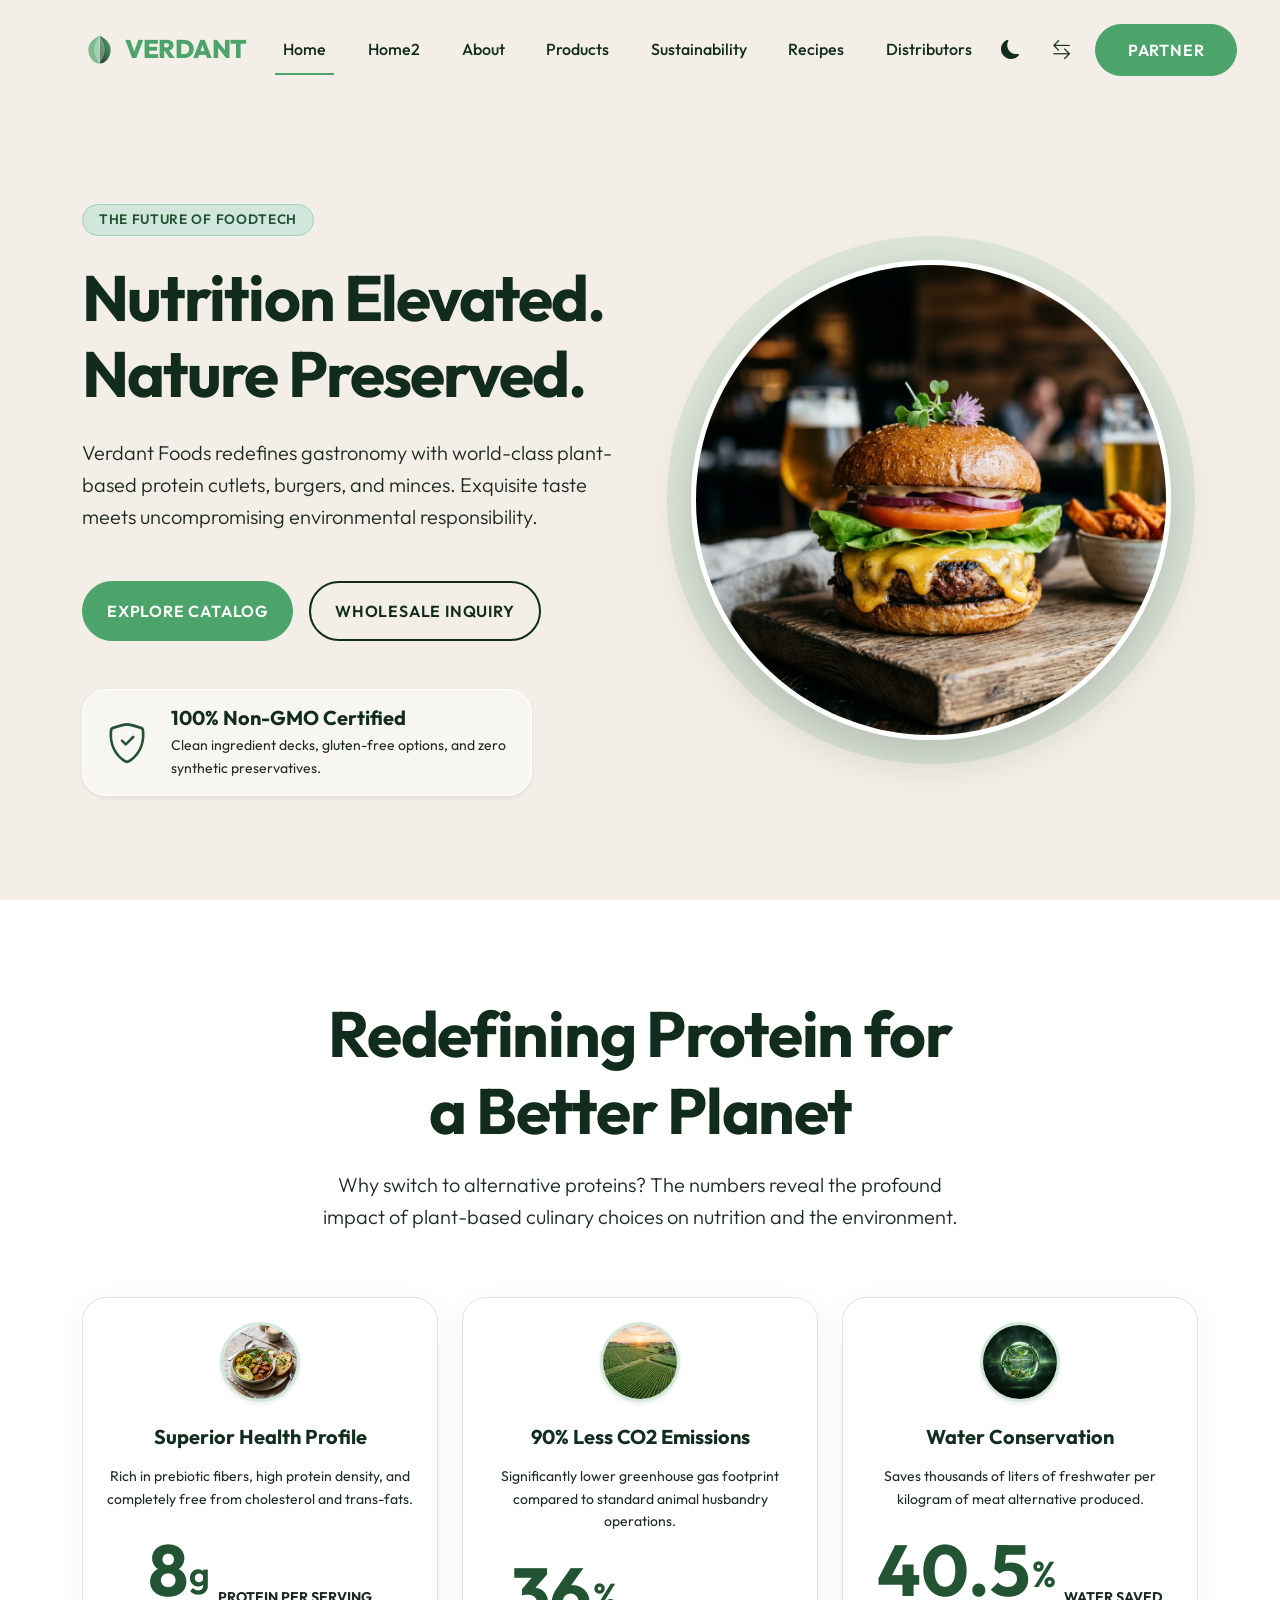
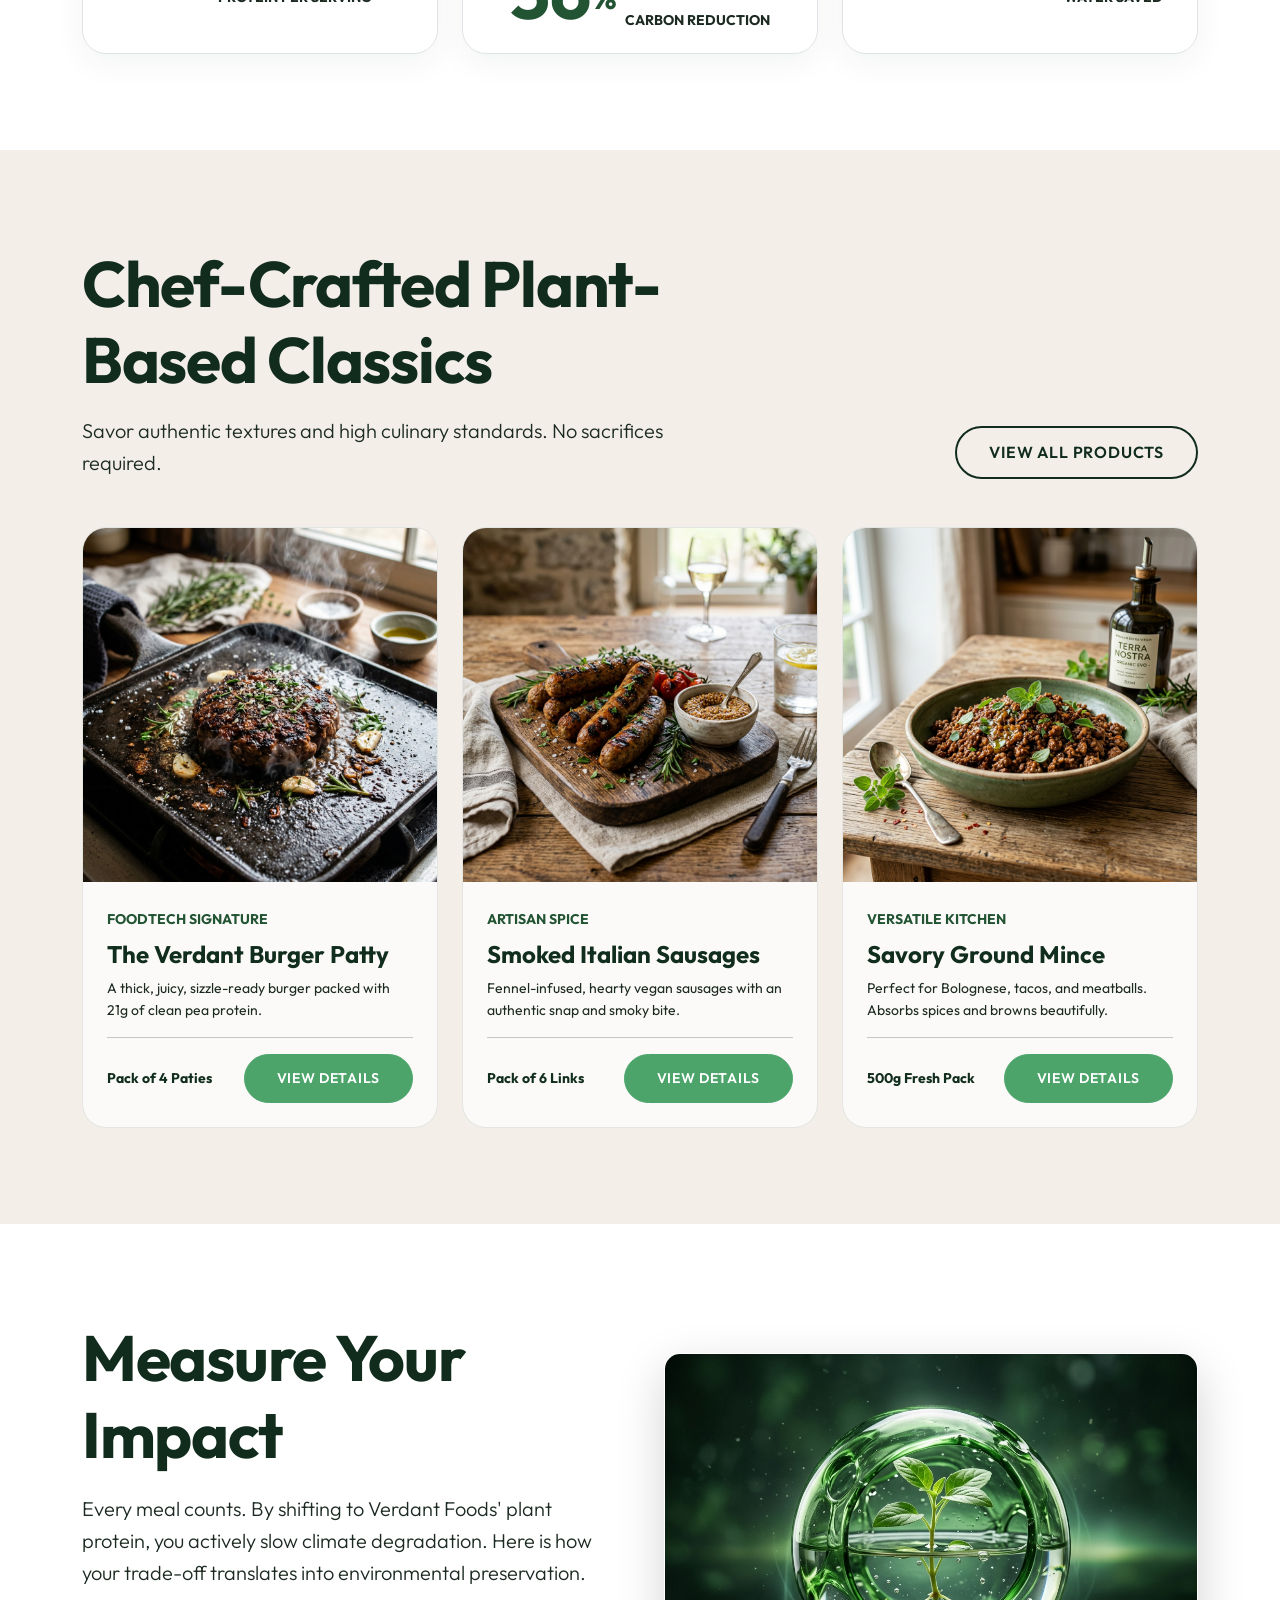
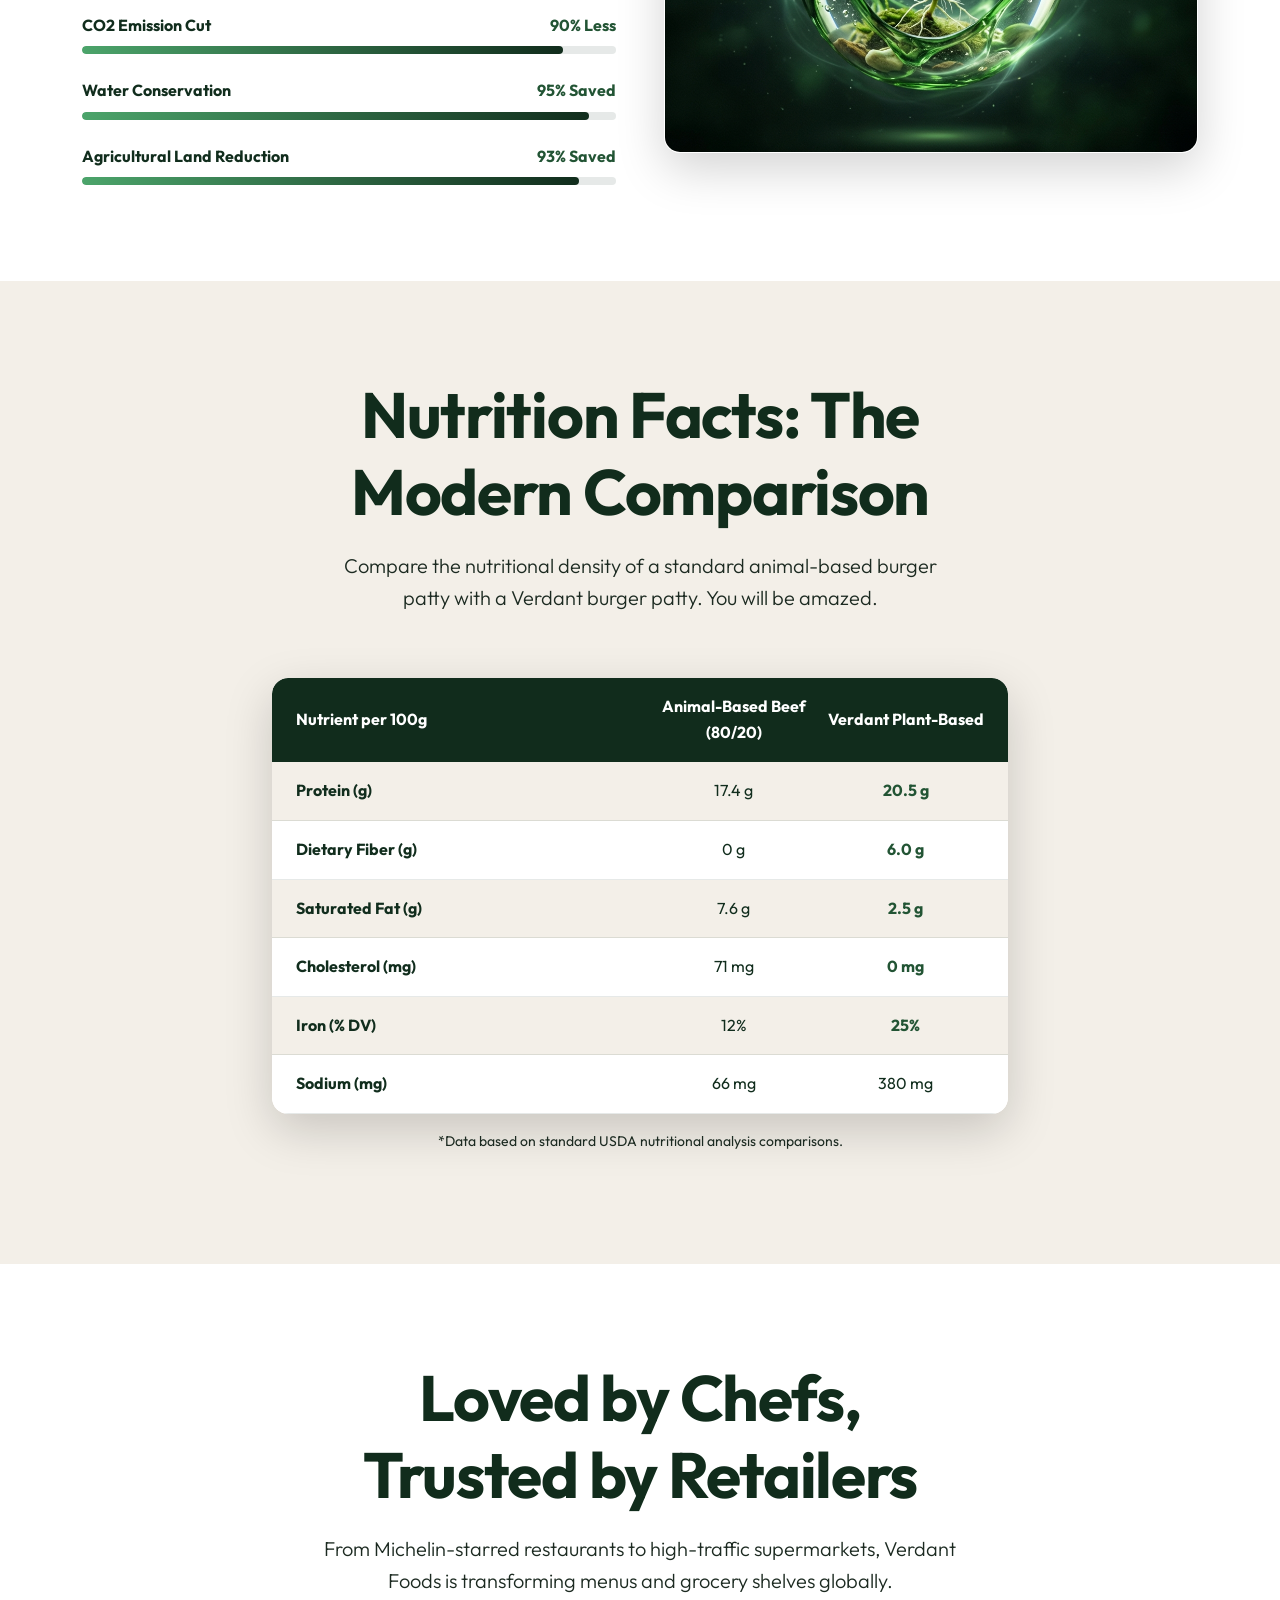
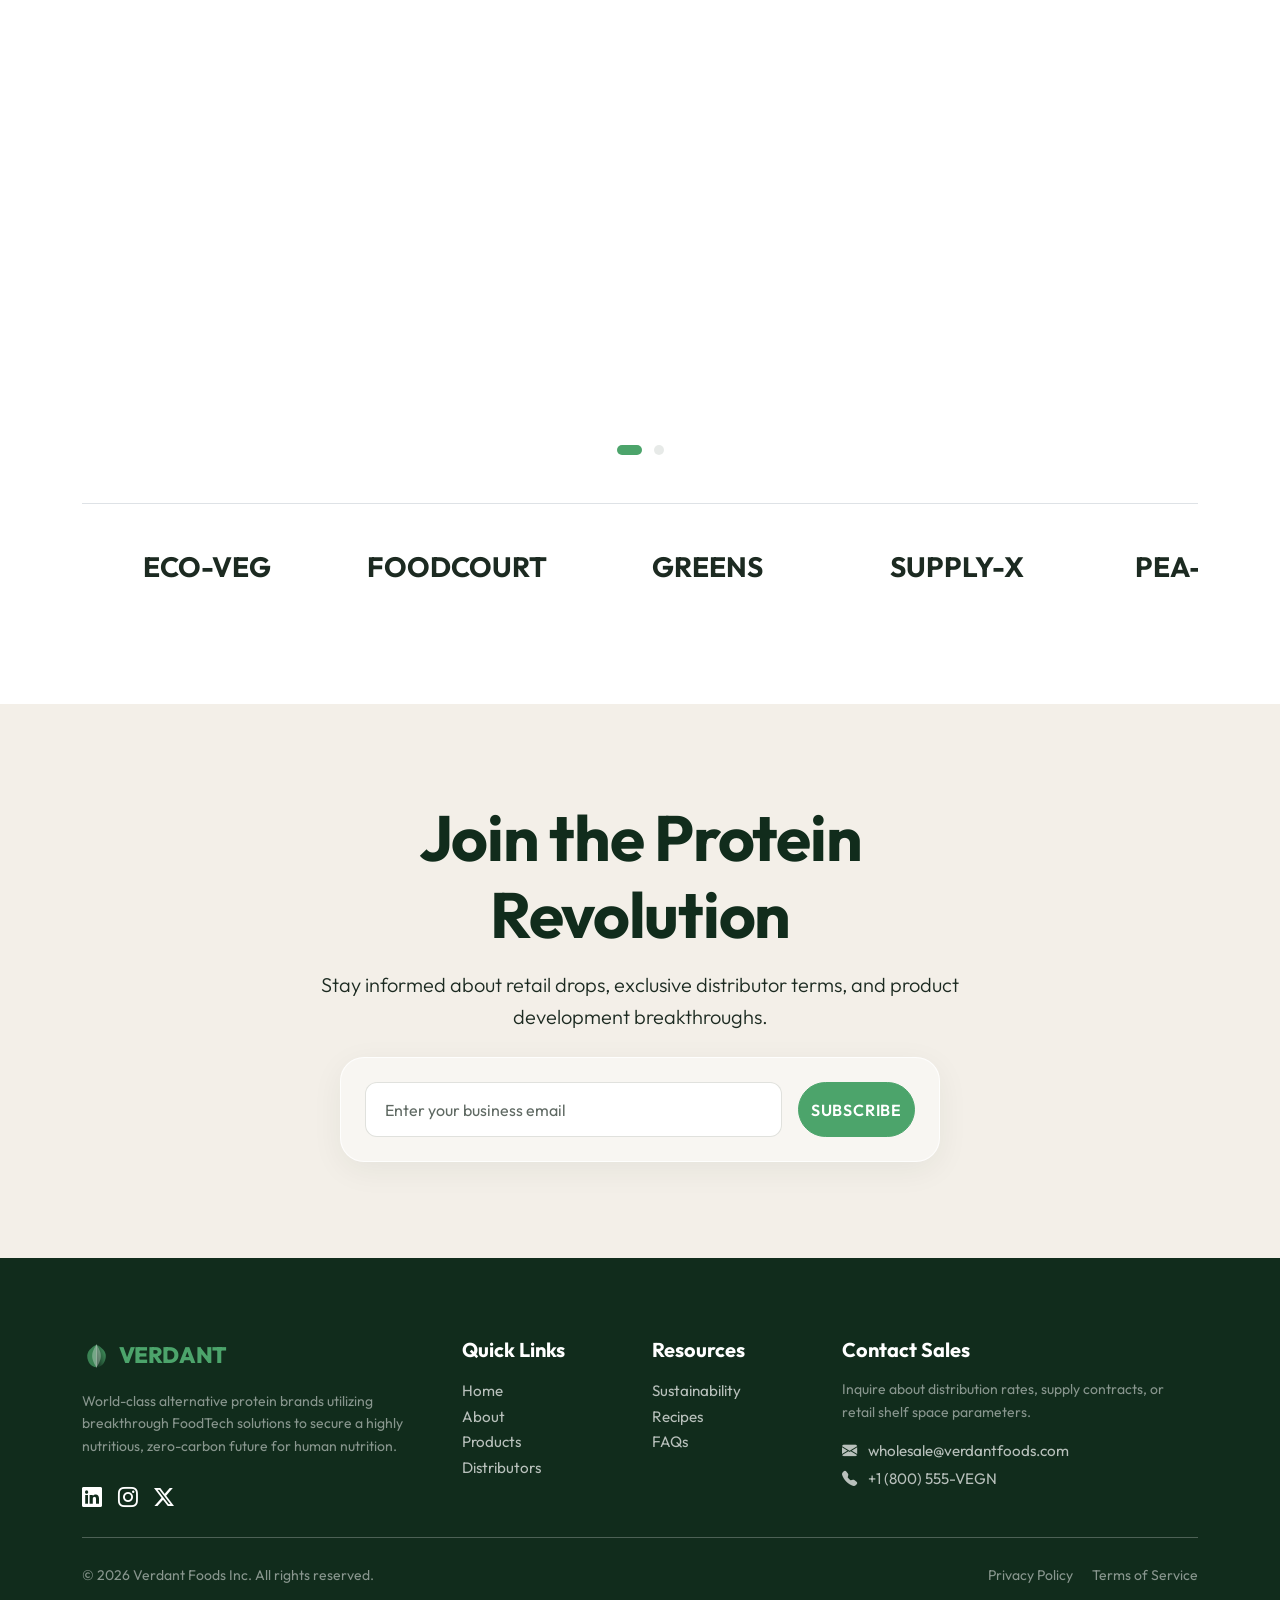
<file: index.html>
<!DOCTYPE html>
<html lang="en" data-theme="light" dir="ltr">

<head>
  <meta charset="UTF-8">
  <meta name="viewport" content="width=device-width, initial-scale=1.0">
  <title>Verdant | Premium Plant-Based Protein & FoodTech</title>
  <meta name="description"
    content="Discover the next generation of alternative proteins. Verdant Foods combines advanced FoodTech with organic farming to create ultra-premium, sustainable plant-based meats.">
  <!-- Bootstrap 5 CDN -->
  <link href="https://cdn.jsdelivr.net/npm/bootstrap@5.3.3/dist/css/bootstrap.min.css" rel="stylesheet">
  <!-- Bootstrap Icons CDN -->
  <link href="https://cdn.jsdelivr.net/npm/bootstrap-icons@1.11.3/font/bootstrap-icons.min.css" rel="stylesheet">
  <!-- Animate.css CDN -->
  <link rel="stylesheet" href="https://cdnjs.cloudflare.com/ajax/libs/animate.css/4.1.1/animate.min.css">
  <!-- Custom CSS -->
  <link href="assets/css/styles.css?v=1.7" rel="stylesheet">
  <!-- Favicon SVG -->
  <link rel="icon" type="image/png" href="assets/images/favicon.png?v=1.1">
</head>

<body>

  <!-- STICKY HEADER -->
  <nav class="navbar navbar-expand-lg premium-navbar">
    <div class="container">
      <a class="navbar-brand d-flex align-items-center" href="index.html"
        style="font-weight: 800; font-size: 1.6rem; color: var(--color-primary); letter-spacing: -0.02em;">
        <img src="assets/images/logo.svg" alt="Verdant Logo" class="brand-logo me-2"><span style="color: var(--color-secondary);">VERDANT</span>
      </a>
      <button class="navbar-toggler" type="button" data-bs-toggle="collapse" data-bs-target="#navbarContent"
        aria-controls="navbarContent" aria-expanded="false" aria-label="Toggle navigation">
        <span class="navbar-toggler-icon"></span>
      </button>
      <div class="collapse navbar-collapse" id="navbarContent">
        <ul class="navbar-nav mx-auto mb-2 mb-lg-0">
          <li class="nav-item"><a class="nav-link active" href="index.html">Home</a></li>
          <li class="nav-item"><a class="nav-link" href="home2.html">Home2 </a></li>
          <li class="nav-item"><a class="nav-link" href="about.html">About</a></li>
          <li class="nav-item"><a class="nav-link" href="products.html">Products</a></li>
          <li class="nav-item"><a class="nav-link" href="sustainability.html">Sustainability</a></li>
          <li class="nav-item"><a class="nav-link" href="recipes.html">Recipes</a></li>
          <li class="nav-item"><a class="nav-link" href="contact.html">Distributors</a></li>
        </ul>
        <div class="d-flex align-items-center gap-3">
          <button class="btn btn-sm btn-outline-secondary border-0" id="theme-toggle" aria-label="Toggle Dark Mode">
            <i class="bi bi-moon-fill" style="font-size: 1.2rem; color: var(--color-text);"></i>
          </button>
          <button class="btn btn-sm btn-outline-secondary border-0" id="rtl-toggle" aria-label="Toggle RTL">
            <i class="bi bi-arrow-left-right" style="font-size: 1.2rem; color: var(--color-text);"></i>
          </button>
          <a class="btn-premium btn" href="contact.html">Partner</a>
        </div>
      </div>
    </div>
  </nav>

  <!-- HERO SECTION -->
  <header class="position-relative overflow-hidden min-vh-100 d-flex align-items-center"
    style="background-color: var(--color-accent); padding-top: 100px;">
    <!-- Parallax Blobs -->
    <div class="organic-blob" style="top: 10%; left: -5%;"></div>
    <div class="organic-blob" style="bottom: 5%; right: -5%; width: 600px; height: 600px; animation-duration: 25s;">
    </div>



    <div class="container py-5">
      <div class="row align-items-center g-5">
        <div class="col-lg-6 reveal-on-scroll">
          <div class="badge bg-success-subtle text-success border border-success-subtle px-3 py-2 rounded-pill mb-4"
            style="font-weight: 600; letter-spacing: 0.05em; font-size: 0.85rem;">THE FUTURE OF FOODTECH</div>
          <h1 class="display-3 fw-bold">Nutrition Elevated. Nature Preserved.</h1>
          <p class="lead mb-5" style="color: var(--color-text-muted);">
            Verdant Foods redefines gastronomy with world-class plant-based protein cutlets, burgers, and minces.
            Exquisite taste meets uncompromising environmental responsibility.
          </p>
          <div class="d-flex flex-wrap gap-3">
            <a href="products.html" class="btn btn-premium px-4 py-3">Explore Catalog</a>
            <a href="contact.html" class="btn btn-outline-premium px-4 py-3">Wholesale Inquiry</a>
          </div>

          <!-- Glass Floating Card -->
          <div class="glass-card mt-5 d-flex align-items-center gap-4 py-3 px-4 shadow-sm border-1 border-white"
            style="max-width: 450px;">
            <div class="fs-1 text-success"><i class="bi bi-shield-check"></i></div>
            <div>
              <h4 class="mb-1 fw-bold fs-5 text-primary-emphasis">100% Non-GMO Certified</h4>
              <p class="mb-0 small text-muted">Clean ingredient decks, gluten-free options, and zero synthetic
                preservatives.</p>
            </div>
          </div>
        </div>

        <div class="col-lg-6 text-center position-relative reveal-scale">
          <!-- Hero Product Image -->
          <div class="position-relative d-inline-block">
            <div class="rounded-circle bg-success bg-opacity-10 position-absolute start-50 top-50 translate-middle"
              style="width: 110%; height: 110%; z-index: -1;"></div>
            <img src="assets/images/home_hero_bg.png" alt="Premium Grilled Alternative Burger"
              class="img-fluid rounded-circle shadow-lg border border-5 border-white"
              style="width: 480px; height: 480px; object-fit: cover;">
          </div>
        </div>
      </div>
    </div>
  </header>

  <!-- WHY PLANT-BASED PROTEIN -->
  <section class="py-5 position-relative overflow-hidden" id="benefits" style="background-color: var(--color-bg);">
    <div class="container py-5">
      <div class="row justify-content-center text-center mb-5 reveal-on-scroll">
        <div class="col-lg-7">
          <h2 class="fw-bold">Redefining Protein for a Better Planet</h2>
          <p class="lead">Why switch to alternative proteins? The numbers reveal the profound impact of plant-based
            culinary choices on nutrition and the environment.</p>
        </div>
      </div>

      <div class="row g-4 justify-content-center">
        <!-- Benefit Card 1 -->
        <div class="col-md-4 col-sm-6 text-center reveal-on-scroll" style="transition-delay: 0.1s;">
          <div class="glass-card h-100 p-4 border border-1">
            <div class="mb-3 d-inline-block rounded-circle overflow-hidden shadow-sm" style="width: 80px; height: 80px; border: 3px solid rgba(76, 166, 107, 0.25);">
              <img src="assets/images/sustain_health.png" alt="Superior Health Profile" style="width: 100%; height: 100%; object-fit: cover;">
            </div>
            <h3 class="h5 fw-bold mb-3">Superior Health Profile</h3>
            <p class="small text-muted mb-4">Rich in prebiotic fibers, high protein density, and completely free from
              cholesterol and trans-fats.</p>
            <div class="d-flex align-items-baseline justify-content-center gap-2 mt-2">
              <div class="counter-num" data-target="21" data-suffix="g">0</div>
              <span class="text-uppercase small fw-bold text-muted">Protein per serving</span>
            </div>
          </div>
        </div>

        <!-- Benefit Card 2 -->
        <div class="col-md-4 col-sm-6 text-center reveal-on-scroll" style="transition-delay: 0.2s;">
          <div class="glass-card h-100 p-4 border border-1">
            <div class="mb-3 d-inline-block rounded-circle overflow-hidden shadow-sm" style="width: 80px; height: 80px; border: 3px solid rgba(76, 166, 107, 0.25);">
              <img src="assets/images/sustain_carbon.png" alt="90% Less CO2 Emissions" style="width: 100%; height: 100%; object-fit: cover;">
            </div>
            <h3 class="h5 fw-bold mb-3">90% Less CO2 Emissions</h3>
            <p class="small text-muted mb-4">Significantly lower greenhouse gas footprint compared to standard animal
              husbandry operations.</p>
            <div class="d-flex align-items-baseline justify-content-center gap-2 mt-2">
              <div class="counter-num" data-target="89" data-suffix="%">0</div>
              <span class="text-uppercase small fw-bold text-muted">Carbon Reduction</span>
            </div>
          </div>
        </div>

        <!-- Benefit Card 3 -->
        <div class="col-md-4 col-sm-6 text-center reveal-on-scroll" style="transition-delay: 0.3s;">
          <div class="glass-card h-100 p-4 border border-1">
            <div class="mb-3 d-inline-block rounded-circle overflow-hidden shadow-sm" style="width: 80px; height: 80px; border: 3px solid rgba(76, 166, 107, 0.25);">
              <img src="assets/images/sustain_water.png" alt="Water Conservation" style="width: 100%; height: 100%; object-fit: cover;">
            </div>
            <h3 class="h5 fw-bold mb-3">Water Conservation</h3>
            <p class="small text-muted mb-4">Saves thousands of liters of freshwater per kilogram of meat alternative
              produced.</p>
            <div class="d-flex align-items-baseline justify-content-center gap-2 mt-2">
              <div class="counter-num" data-target="99.2" data-float="true" data-suffix="%">0</div>
              <span class="text-uppercase small fw-bold text-muted">Water saved</span>
            </div>
          </div>
        </div>
      </div>
    </div>
  </section>

  <!-- FEATURED PRODUCTS -->
  <section class="py-5 position-relative" id="products" style="background-color: var(--color-accent);">
    <div class="container py-5">
      <div class="row justify-content-between align-items-end mb-5 reveal-on-scroll">
        <div class="col-md-7">
          <h2 class="fw-bold mb-0">Chef-Crafted Plant-Based Classics</h2>
          <p class="lead mb-0 mt-3">Savor authentic textures and high culinary standards. No sacrifices required.</p>
        </div>
        <div class="col-md-3 text-md-end mt-4 mt-md-0">
          <a href="products.html" class="btn btn-outline-premium">View All Products</a>
        </div>
      </div>

      <div class="row g-4 justify-content-center">
        <!-- Product 1 -->
        <div class="col-lg-4 col-md-6 reveal-on-scroll" style="transition-delay: 0.1s;">
          <div class="premium-product-card h-100">
            <div class="product-image-container">
              <img src="assets/images/home_prod_burger.png" alt="Verdant Burger Patty">
            </div>
            <div class="p-4">
              <span class="text-uppercase small text-success fw-bold">FoodTech Signature</span>
              <h3 class="h4 fw-bold mt-2">The Verdant Burger Patty</h3>
              <p class="small text-muted">A thick, juicy, sizzle-ready burger packed with 21g of clean pea protein.</p>
              <hr class="my-3">
              <div class="d-flex justify-content-between align-items-center">
                <span class="small fw-bold">Pack of 4 Paties</span>
                <a href="products.html" class="btn btn-sm btn-premium">View Details</a>
              </div>
            </div>
          </div>
        </div>

        <!-- Product 2 -->
        <div class="col-lg-4 col-md-6 reveal-on-scroll" style="transition-delay: 0.2s;">
          <div class="premium-product-card h-100">
            <div class="product-image-container">
              <img src="assets/images/home_prod_sausage.png" alt="Verdant Italian Sausage">
            </div>
            <div class="p-4">
              <span class="text-uppercase small text-success fw-bold">Artisan Spice</span>
              <h3 class="h4 fw-bold mt-2">Smoked Italian Sausages</h3>
              <p class="small text-muted">Fennel-infused, hearty vegan sausages with an authentic snap and smoky bite.
              </p>
              <hr class="my-3">
              <div class="d-flex justify-content-between align-items-center">
                <span class="small fw-bold">Pack of 6 Links</span>
                <a href="products.html" class="btn btn-sm btn-premium">View Details</a>
              </div>
            </div>
          </div>
        </div>

        <!-- Product 3 -->
        <div class="col-lg-4 col-md-6 reveal-on-scroll" style="transition-delay: 0.3s;">
          <div class="premium-product-card h-100">
            <div class="product-image-container">
              <img src="assets/images/home_prod_mince.png" alt="Verdant Ground Mince">
            </div>
            <div class="p-4">
              <span class="text-uppercase small text-success fw-bold">Versatile Kitchen</span>
              <h3 class="h4 fw-bold mt-2">Savory Ground Mince</h3>
              <p class="small text-muted">Perfect for Bolognese, tacos, and meatballs. Absorbs spices and browns
                beautifully.</p>
              <hr class="my-3">
              <div class="d-flex justify-content-between align-items-center">
                <span class="small fw-bold">500g Fresh Pack</span>
                <a href="products.html" class="btn btn-sm btn-premium">View Details</a>
              </div>
            </div>
          </div>
        </div>
      </div>
    </div>
  </section>

  <!-- SUSTAINABILITY IMPACT -->
  <section class="py-5 overflow-hidden" id="sustainability" style="background-color: var(--color-bg);">
    <div class="container py-5">
      <div class="row align-items-center g-5">
        <div class="col-lg-6 reveal-on-scroll">
          <h2 class="fw-bold">Measure Your Impact</h2>
          <p class="lead">Every meal counts. By shifting to Verdant Foods' plant protein, you actively slow climate
            degradation. Here is how your trade-off translates into environmental preservation.</p>

          <div class="mt-4">
            <div class="d-flex justify-content-between mb-2">
              <span class="fw-bold">CO2 Emission Cut</span>
              <span class="text-success fw-bold">90% Less</span>
            </div>
            <div class="sustainability-meter mb-4">
              <div class="sustainability-progress" style="width: 90%;"></div>
            </div>

            <div class="d-flex justify-content-between mb-2">
              <span class="fw-bold">Water Conservation</span>
              <span class="text-success fw-bold">95% Saved</span>
            </div>
            <div class="sustainability-meter mb-4">
              <div class="sustainability-progress" style="width: 95%;"></div>
            </div>

            <div class="d-flex justify-content-between mb-2">
              <span class="fw-bold">Agricultural Land Reduction</span>
              <span class="text-success fw-bold">93% Saved</span>
            </div>
            <div class="sustainability-meter">
              <div class="sustainability-progress" style="width: 93%;"></div>
            </div>
          </div>
        </div>
        <div class="col-lg-6 text-center reveal-scale">
          <img src="assets/images/home_sustain_chart.png" alt="Ecological glass design representing sustainability"
            class="img-fluid rounded-4 shadow-lg border border-1 border-white"
            style="max-height: 400px; width: 100%; object-fit: cover;">
        </div>
      </div>
    </div>
  </section>

  <!-- HEALTH & NUTRITION COMPARISON -->
  <section class="py-5" style="background-color: var(--color-accent);">
    <div class="container py-5">
      <div class="row justify-content-center text-center mb-5 reveal-on-scroll">
        <div class="col-lg-7">
          <h2 class="fw-bold">Nutrition Facts: The Modern Comparison</h2>
          <p class="lead">Compare the nutritional density of a standard animal-based burger patty with a Verdant burger
            patty. You will be amazed.</p>
        </div>
      </div>

      <div class="row justify-content-center">
        <div class="col-lg-10 col-xl-8 reveal-scale">
          <div class="nutrition-grid-wrapper shadow-lg">
            <div class="nutrition-grid border-0 bg-white">
              <div class="nutrition-row fw-bold text-white bg-success"
                style="background-color: var(--color-primary) !important;">
                <span>Nutrient per 100g</span>
                <span>Animal-Based Beef (80/20)</span>
                <span>Verdant Plant-Based</span>
              </div>
              <div class="nutrition-row">
                <span class="fw-bold">Protein (g)</span>
                <span>17.4 g</span>
                <span class="text-success fw-bold">20.5 g</span>
              </div>
              <div class="nutrition-row">
                <span class="fw-bold">Dietary Fiber (g)</span>
                <span>0 g</span>
                <span class="text-success fw-bold">6.0 g</span>
              </div>
              <div class="nutrition-row">
                <span class="fw-bold">Saturated Fat (g)</span>
                <span>7.6 g</span>
                <span class="text-success fw-bold">2.5 g</span>
              </div>
              <div class="nutrition-row">
                <span class="fw-bold">Cholesterol (mg)</span>
                <span>71 mg</span>
                <span class="text-success fw-bold">0 mg</span>
              </div>
              <div class="nutrition-row">
                <span class="fw-bold">Iron (% DV)</span>
                <span>12%</span>
                <span class="text-success fw-bold">25%</span>
              </div>
              <div class="nutrition-row">
                <span class="fw-bold">Sodium (mg)</span>
                <span>66 mg</span>
                <span>380 mg</span>
              </div>
            </div>
          </div>
          <p class="text-center mt-3 small text-muted">*Data based on standard USDA nutritional analysis comparisons.
          </p>
        </div>
      </div>
    </div>
  </section>

  <!-- TESTIMONIALS & PARTNER LOGOS -->
  <section class="py-5" style="background-color: var(--color-bg);">
    <div class="container py-5">
      <div class="row justify-content-center text-center mb-5 reveal-on-scroll">
        <div class="col-lg-7">
          <h2 class="fw-bold">Loved by Chefs, Trusted by Retailers</h2>
          <p class="lead">From Michelin-starred restaurants to high-traffic supermarkets, Verdant Foods is transforming
            menus and grocery shelves globally.</p>
        </div>
      </div>

      <div class="testimonial-wrapper reveal-scale">
        <div class="testimonial-container">
          <!-- Slide 1 -->
          <div class="testimonial-slide">
            <div class="glass-card text-center p-5 border">
              <p class="fs-4 italic text-primary mb-4" style="font-style: italic;">"Verdant Foods' burger patties hold
                their shape, brown like beef, and possess a savory profile that surprised even our most critical
                steak-loving customers. An incredible product."</p>
              <h4 class="fw-bold mb-1">Chef Jean-Luc Gauthier</h4>
              <span class="small text-muted text-uppercase">Executive Chef, Le Vert Paris</span>
            </div>
          </div>
          <!-- Slide 2 -->
          <div class="testimonial-slide">
            <div class="glass-card text-center p-5 border">
              <p class="fs-4 italic text-primary mb-4" style="font-style: italic;">"Wholesale inquiries surged 40% after
                stocking Verdant Foods. Their delivery times are impeccable, and the shelf stability of the
                vacuum-sealed mince is excellent."</p>
              <h4 class="fw-bold mb-1">Sarah Jenkins</h4>
              <span class="small text-muted text-uppercase">Director of Operations, Organic Foods Co-op</span>
            </div>
          </div>
        </div>
        <div class="slider-dots"></div>
      </div>

      <!-- Retail Partner Logos -->
      <div class="mt-5 pt-4 overflow-hidden border-top">
        <div class="logo-track">
          <div class="logo-slide"><span class="fs-3 fw-bold text-muted opacity-75">ECO-VEG</span></div>
          <div class="logo-slide"><span class="fs-3 fw-bold text-muted opacity-75">FOODCOURT</span></div>
          <div class="logo-slide"><span class="fs-3 fw-bold text-muted opacity-75">GREENS</span></div>
          <div class="logo-slide"><span class="fs-3 fw-bold text-muted opacity-75">SUPPLY-X</span></div>
          <div class="logo-slide"><span class="fs-3 fw-bold text-muted opacity-75">PEA-CORP</span></div>
          <!-- Repeats for infinite scrolling -->
          <div class="logo-slide"><span class="fs-3 fw-bold text-muted opacity-75">ECO-VEG</span></div>
          <div class="logo-slide"><span class="fs-3 fw-bold text-muted opacity-75">FOODCOURT</span></div>
          <div class="logo-slide"><span class="fs-3 fw-bold text-muted opacity-75">GREENS</span></div>
          <div class="logo-slide"><span class="fs-3 fw-bold text-muted opacity-75">SUPPLY-X</span></div>
          <div class="logo-slide"><span class="fs-3 fw-bold text-muted opacity-75">PEA-CORP</span></div>
        </div>
      </div>
    </div>
  </section>

  <!-- NEWSLETTER CTA -->
  <section class="py-5 position-relative overflow-hidden" style="background-color: var(--color-accent);">
    <div class="organic-blob" style="top: -20%; right: -20%; width: 400px; height: 400px;"></div>
    <div class="container py-5">
      <div class="row justify-content-center text-center reveal-on-scroll">
        <div class="col-lg-8">
          <h2 class="fw-bold mb-3">Join the Protein Revolution</h2>
          <p class="lead mb-4">Stay informed about retail drops, exclusive distributor terms, and product development
            breakthroughs.</p>

          <div class="glass-card p-4 mx-auto" style="max-width: 600px; border: 1px solid rgba(255,255,255,0.8);">
            <!-- Subscription Form -->
            <form class="premium-form d-flex flex-column flex-sm-row gap-3">
              <input type="email" class="form-control premium-form-control flex-grow-1"
                placeholder="Enter your business email" required>
              <button type="submit" class="btn btn-premium px-4">Subscribe</button>
            </form>
            <!-- Success Message -->
            <div class="form-success-card">
              <div class="text-success fs-1 mb-2"><i class="bi bi-check-circle-fill"></i></div>
              <h4 class="fw-bold">Subscription Confirmed!</h4>
              <p class="mb-0 text-muted">You have successfully subscribed to the Verdant Foods mailing list.</p>
            </div>
          </div>
        </div>
      </div>
    </div>
  </section>

  <!-- FOOTER -->
  <footer>
    <div class="container">
      <div class="row g-4">
        <div class="col-lg-4 col-md-6 col-6">
          <a class="d-flex align-items-center mb-3 text-white" href="index.html"
            style="font-weight: 800; font-size: 1.4rem; text-decoration: none; letter-spacing: -0.02em;">
            <img src="assets/images/logo.svg" alt="Verdant Logo" class="brand-logo me-2"><span style="color: var(--color-secondary);">VERDANT</span>
          </a>
          <p class="text-white-50 small mb-4">World-class alternative protein brands utilizing breakthrough FoodTech
            solutions to secure a highly nutritious, zero-carbon future for human nutrition.</p>
          <div class="d-flex gap-3">
            <a href="#" aria-label="LinkedIn" class="text-white fs-5"><i class="bi bi-linkedin"></i></a>
            <a href="#" aria-label="Instagram" class="text-white fs-5"><i class="bi bi-instagram"></i></a>
            <a href="#" aria-label="Twitter" class="text-white fs-5"><i class="bi bi-twitter-x"></i></a>
          </div>
        </div>
        <div class="col-lg-2 col-md-6 col-6">
          <h5 class="fw-bold text-white mb-3">Quick Links</h5>
          <ul class="list-unstyled">
            <li><a href="index.html">Home</a></li>
            <li><a href="about.html">About</a></li>
            <li><a href="products.html">Products</a></li>
            <li><a href="contact.html">Distributors</a></li>
          </ul>
        </div>
        <div class="col-lg-2 col-md-6 col-6">
          <h5 class="fw-bold text-white mb-3">Resources</h5>
          <ul class="list-unstyled">
            <li><a href="sustainability.html">Sustainability</a></li>
            <li><a href="recipes.html">Recipes</a></li>
            <li><a href="contact.html#faq">FAQs</a></li>
          </ul>
        </div>
        <div class="col-lg-4 col-md-6 col-6">
          <h5 class="fw-bold text-white mb-3">Contact Sales</h5>
          <p class="small text-white-50">Inquire about distribution rates, supply contracts, or retail shelf space
            parameters.</p>
          <p class="mb-1"><i class="bi bi-envelope-fill me-2"></i> wholesale@verdantfoods.com</p>
          <p><i class="bi bi-telephone-fill me-2"></i> +1 (800) 555-VEGN</p>
        </div>
      </div>
      <hr class="my-4 border-white-50">
      <div class="row align-items-center">
        <div class="col-md-6 text-center text-md-start">
          <span class="small text-white-50">&copy; 2026 Verdant Foods Inc. All rights reserved.</span>
        </div>
        <div class="col-md-6 text-center text-md-end mt-2 mt-md-0">
          <a href="#" class="small text-white-50 me-3">Privacy Policy</a>
          <a href="#" class="small text-white-50">Terms of Service</a>
        </div>
      </div>
    </div>
  </footer>

  <!-- BACK TO TOP BUTTON -->
  <div class="back-to-top" id="back-to-top" aria-label="Back to Top">
    <i class="bi bi-arrow-up-short" style="font-size: 1.8rem;"></i>
  </div>

  <!-- Bootstrap 5 JS Bundle with Popper -->
  <script src="https://cdn.jsdelivr.net/npm/bootstrap@5.3.3/dist/js/bootstrap.bundle.min.js"></script>
  <!-- Custom JS -->
  <script src="assets/js/app.js?v=1.4"></script>
</body>

</html>
</file>
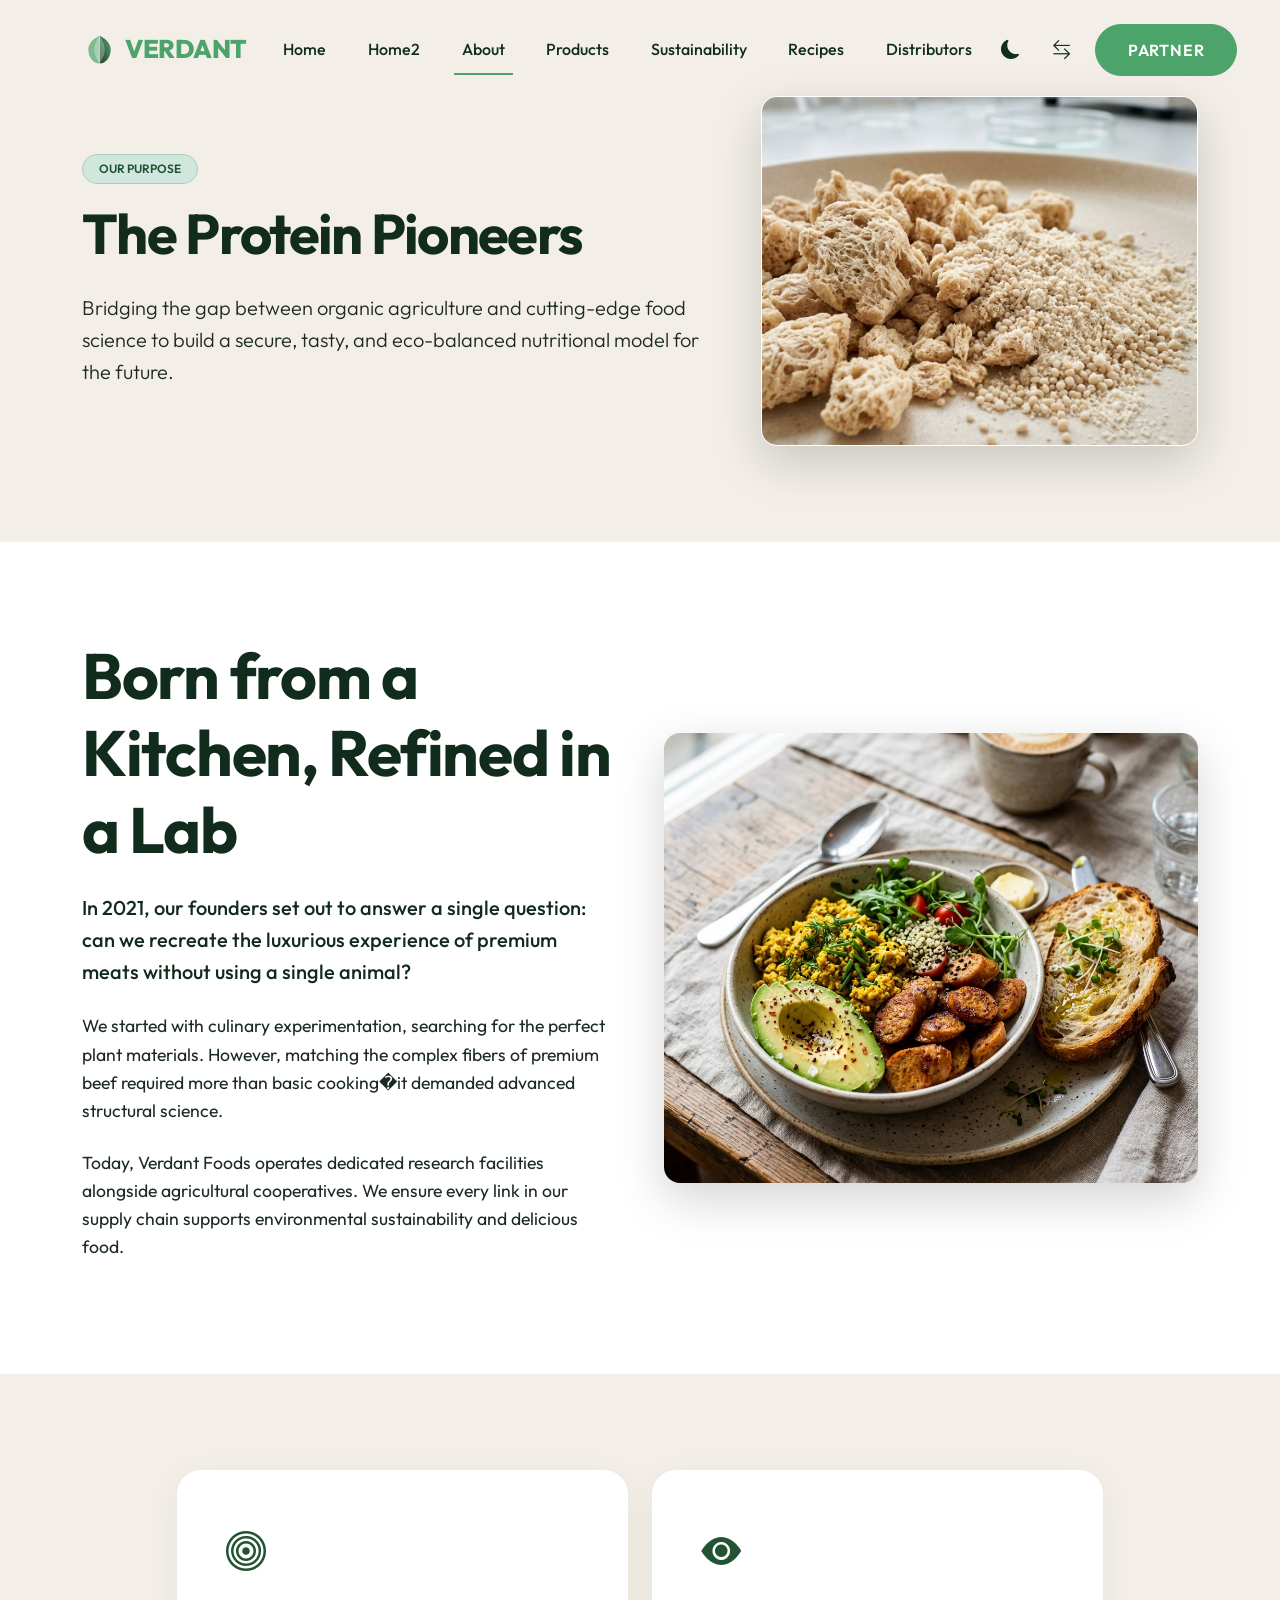
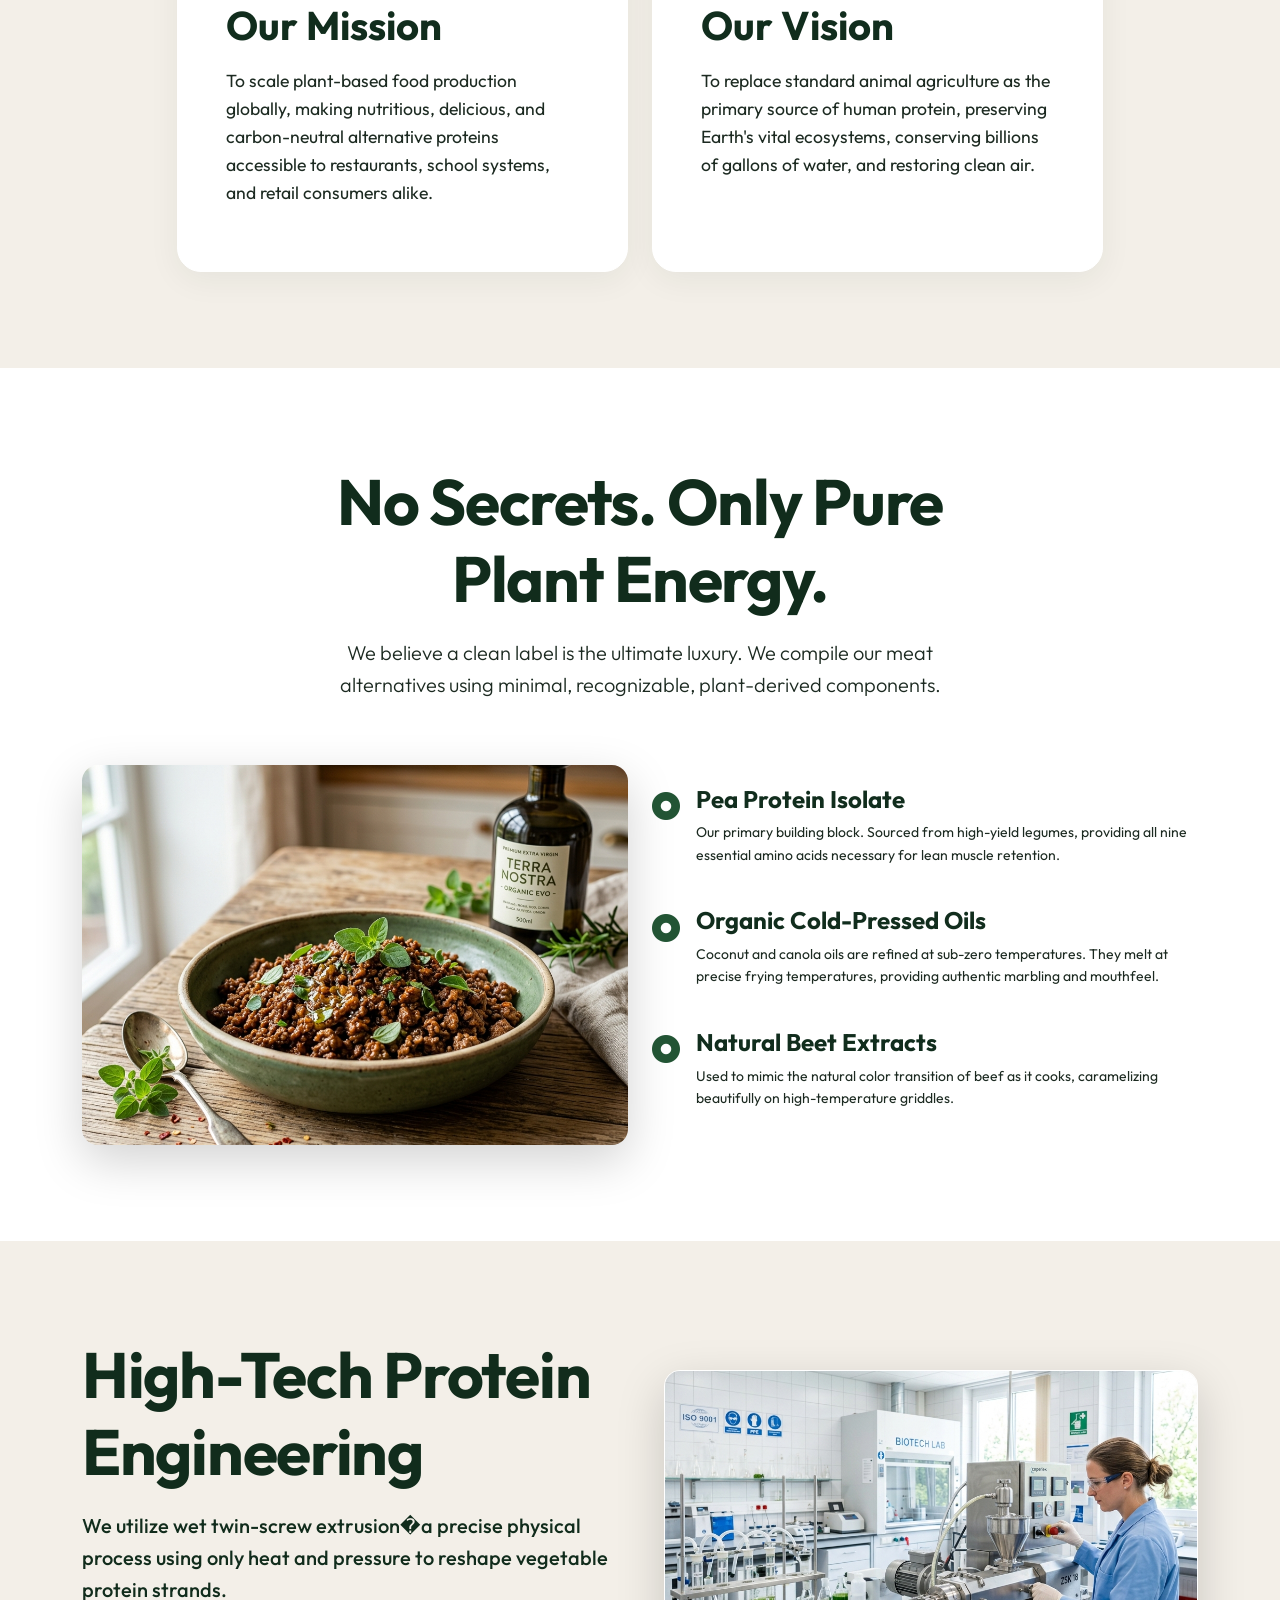
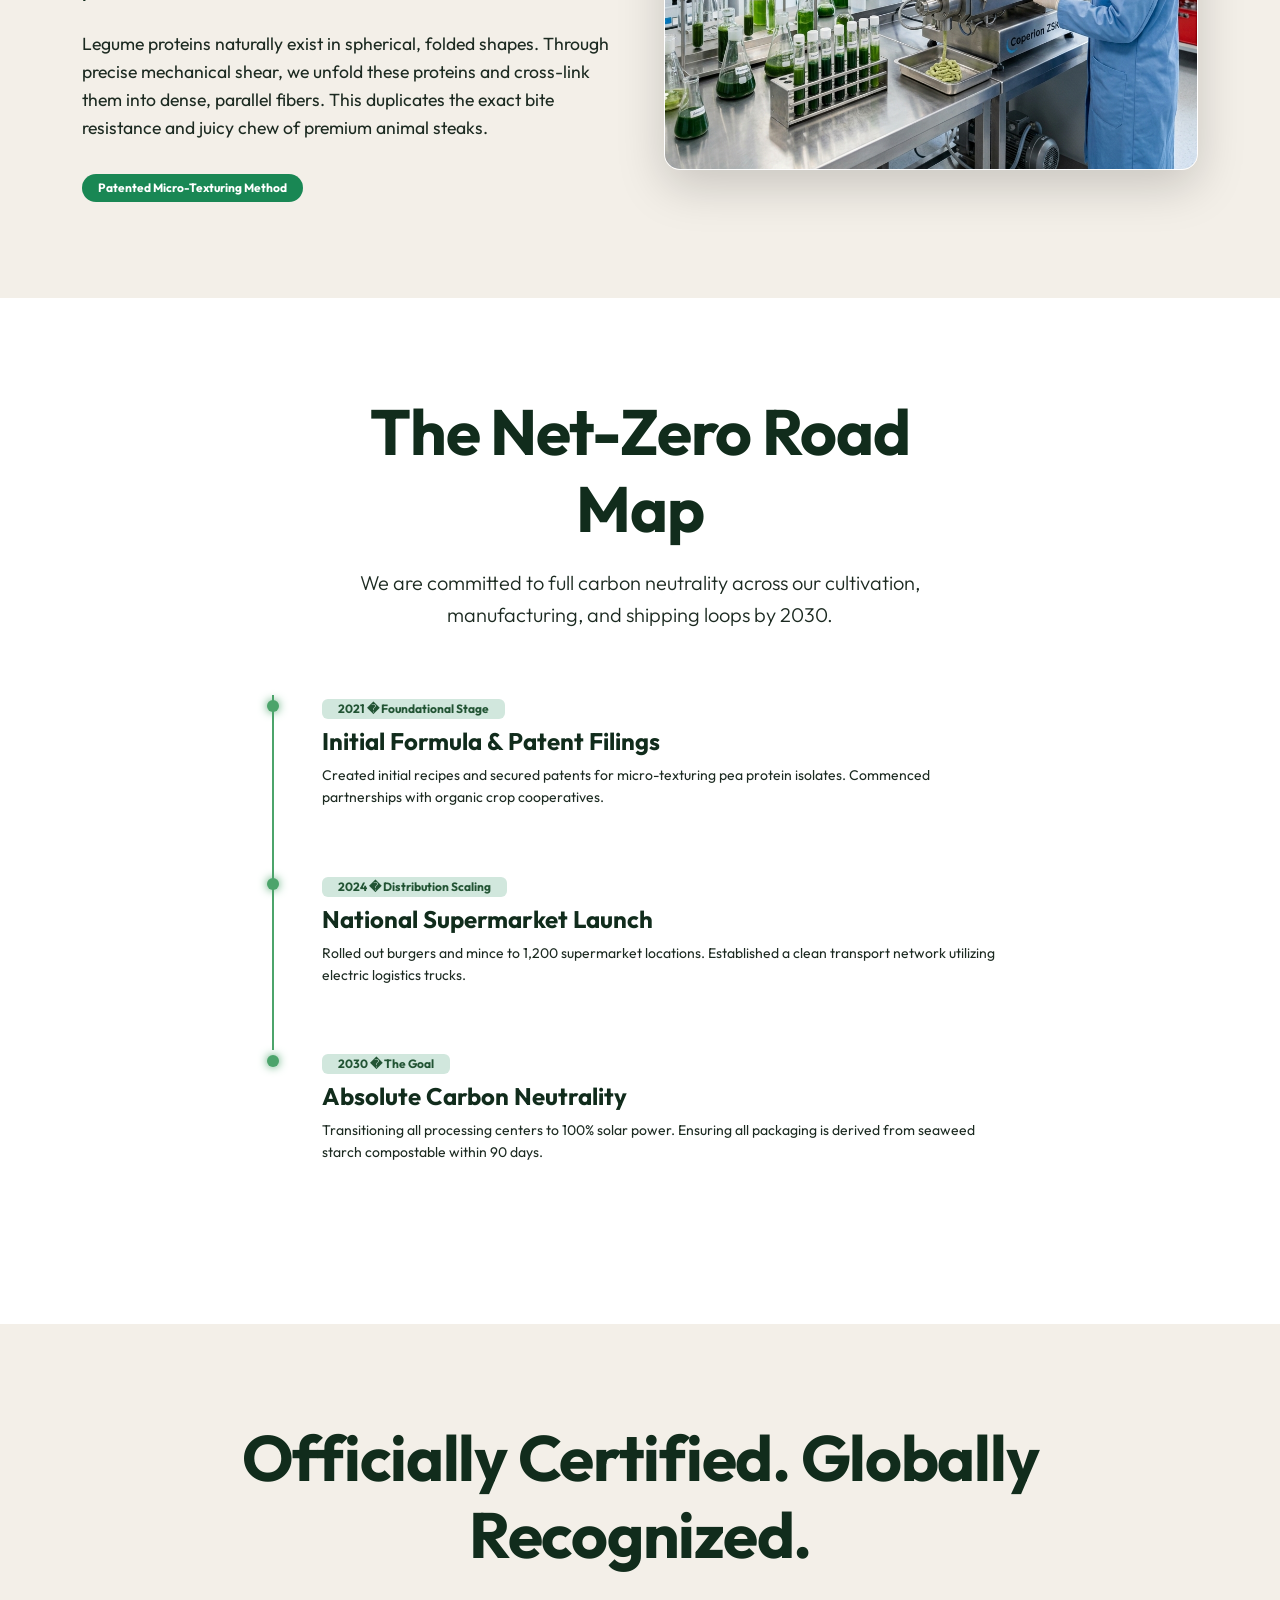
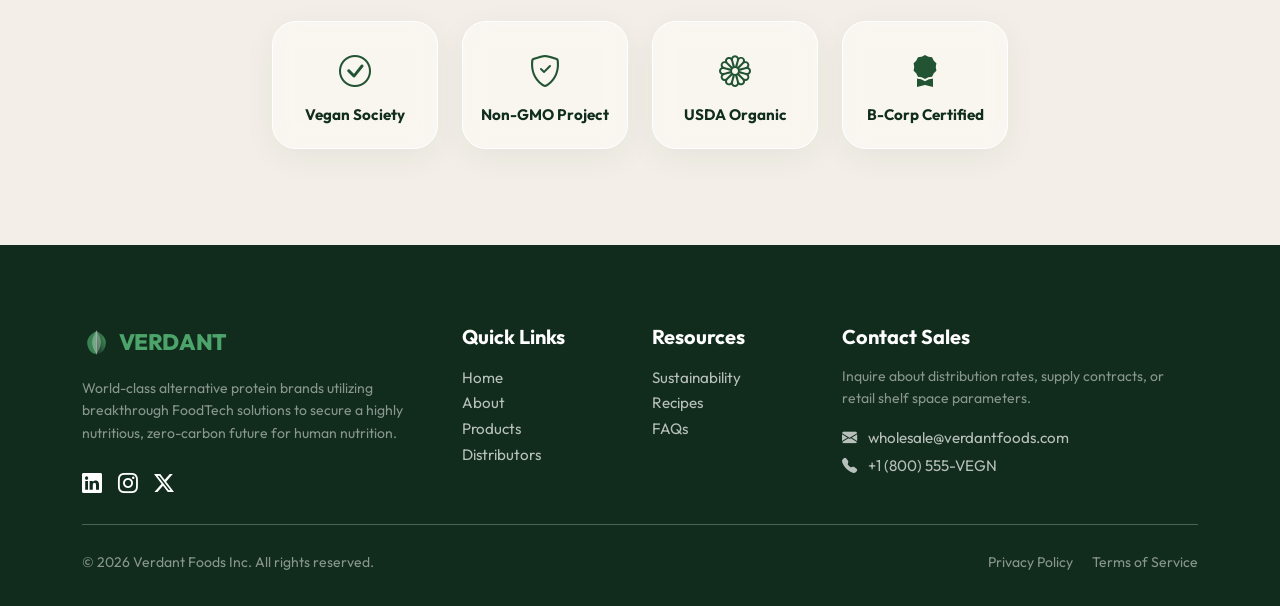
<file: about.html>
<!DOCTYPE html>
<html lang="en" data-theme="light" dir="ltr">
<head>
  <meta charset="UTF-8">
  <meta name="viewport" content="width=device-width, initial-scale=1.0">
  <title>About Us | Verdant Foods Premium FoodTech</title>
  <meta name="description" content="Learn about Verdant Foods' mission, vision, and advanced food science. We construct luxury alternative proteins using clean pea, soy, and organic lipids.">
  <!-- Bootstrap 5 CDN -->
  <link href="https://cdn.jsdelivr.net/npm/bootstrap@5.3.3/dist/css/bootstrap.min.css" rel="stylesheet">
  <!-- Bootstrap Icons CDN -->
  <link href="https://cdn.jsdelivr.net/npm/bootstrap-icons@1.11.3/font/bootstrap-icons.min.css" rel="stylesheet">
  <!-- Animate.css CDN -->
  <link rel="stylesheet" href="https://cdnjs.cloudflare.com/ajax/libs/animate.css/4.1.1/animate.min.css">
  <!-- Custom CSS -->
  <link href="assets/css/styles.css?v=1.7" rel="stylesheet">
  <!-- Favicon SVG -->
  <link rel="icon" type="image/png" href="assets/images/favicon.png?v=1.1">
</head>
<body>

  <!-- STICKY HEADER -->
  <nav class="navbar navbar-expand-lg premium-navbar">
    <div class="container">
      <a class="navbar-brand d-flex align-items-center" href="index.html" style="font-weight: 800; font-size: 1.6rem; color: var(--color-primary); letter-spacing: -0.02em;">
        <img src="assets/images/logo.svg" alt="Verdant Logo" class="brand-logo me-2"><span style="color: var(--color-secondary);">VERDANT</span>
      </a>
      <button class="navbar-toggler" type="button" data-bs-toggle="collapse" data-bs-target="#navbarContent" aria-controls="navbarContent" aria-expanded="false" aria-label="Toggle navigation">
        <span class="navbar-toggler-icon"></span>
      </button>
      <div class="collapse navbar-collapse" id="navbarContent">
        <ul class="navbar-nav mx-auto mb-2 mb-lg-0">
          <li class="nav-item"><a class="nav-link" href="index.html">Home</a></li>
          <li class="nav-item"><a class="nav-link" href="home2.html">Home2 </a></li>
          <li class="nav-item"><a class="nav-link active" href="about.html">About</a></li>
          <li class="nav-item"><a class="nav-link" href="products.html">Products</a></li>
          <li class="nav-item"><a class="nav-link" href="sustainability.html">Sustainability</a></li>
          <li class="nav-item"><a class="nav-link" href="recipes.html">Recipes</a></li>
          <li class="nav-item"><a class="nav-link" href="contact.html">Distributors</a></li>
        </ul>
        <div class="d-flex align-items-center gap-3">
          <button class="btn btn-sm btn-outline-secondary border-0" id="theme-toggle" aria-label="Toggle Dark Mode">
            <i class="bi bi-moon-fill" style="font-size: 1.2rem; color: var(--color-text);"></i>
          </button>
          <button class="btn btn-sm btn-outline-secondary border-0" id="rtl-toggle" aria-label="Toggle RTL">
            <i class="bi bi-arrow-left-right" style="font-size: 1.2rem; color: var(--color-text);"></i>
          </button>
          <a class="btn-premium btn" href="contact.html">Partner</a>
        </div>
      </div>
    </div>
  </nav>

  <!-- HERO SECTION -->
  <header class="py-5 position-relative overflow-hidden" style="background-color: var(--color-accent); padding-top: 150px; min-height: 50vh; display: flex; align-items: center;">
    <div class="organic-blob" style="top: 0; right: 0;"></div>
    <div class="container position-relative z-3 py-5">
      <div class="row align-items-center g-5">
        <div class="col-lg-7 reveal-on-scroll">
          <span class="badge bg-success-subtle text-success border border-success-subtle px-3 py-2 rounded-pill mb-3" style="font-weight: 600;">OUR PURPOSE</span>
          <h1 class="display-4 fw-bold">The Protein Pioneers</h1>
          <p class="lead text-muted mb-0">Bridging the gap between organic agriculture and cutting-edge food science to build a secure, tasty, and eco-balanced nutritional model for the future.</p>
        </div>
        <div class="col-lg-5 text-center reveal-scale">
          <img src="assets/images/about_hero.png" alt="Close-up of texturized plant protein grains" class="img-fluid rounded-4 shadow-lg border border-1 border-white" style="max-height: 350px; width: 100%; object-fit: cover;">
        </div>
      </div>
    </div>
  </header>

  <!-- BRAND STORY -->
  <section class="py-5" style="background-color: var(--color-bg);">
    <div class="container py-5">
      <div class="row g-5 align-items-center">
        <div class="col-lg-6 order-lg-2 reveal-scale">
          <img src="assets/images/about_story.png" alt="Founders tasting alternative recipes in modern kitchen" class="img-fluid rounded-4 shadow-lg" style="width: 100%; height: 450px; object-fit: cover;">
        </div>
        <div class="col-lg-6 order-lg-1 reveal-on-scroll">
          <h2 class="fw-bold mb-4">Born from a Kitchen, Refined in a Lab</h2>
          <p class="lead mb-4 text-primary" style="font-weight: 500;">In 2021, our founders set out to answer a single question: can we recreate the luxurious experience of premium meats without using a single animal?</p>
          <p class="text-muted mb-4">
            We started with culinary experimentation, searching for the perfect plant materials. However, matching the complex fibers of premium beef required more than basic cooking�it demanded advanced structural science.
          </p>
          <p class="text-muted">
            Today, Verdant Foods operates dedicated research facilities alongside agricultural cooperatives. We ensure every link in our supply chain supports environmental sustainability and delicious food.
          </p>
        </div>
      </div>
    </div>
  </section>

  <!-- MISSION & VISION -->
  <section class="py-5" style="background-color: var(--color-accent);">
    <div class="container py-5">
      <div class="row g-4 justify-content-center">
        <div class="col-lg-5 reveal-on-scroll">
          <div class="glass-card h-100 p-5 border-white bg-white bg-opacity-70">
            <div class="fs-1 text-success mb-3"><i class="bi bi-bullseye"></i></div>
            <h3 class="fw-bold mb-3">Our Mission</h3>
            <p class="text-muted">To scale plant-based food production globally, making nutritious, delicious, and carbon-neutral alternative proteins accessible to restaurants, school systems, and retail consumers alike.</p>
          </div>
        </div>
        <div class="col-lg-5 reveal-on-scroll" style="transition-delay: 0.1s;">
          <div class="glass-card h-100 p-5 border-white bg-white bg-opacity-70">
            <div class="fs-1 text-success mb-3"><i class="bi bi-eye-fill"></i></div>
            <h3 class="fw-bold mb-3">Our Vision</h3>
            <p class="text-muted">To replace standard animal agriculture as the primary source of human protein, preserving Earth's vital ecosystems, conserving billions of gallons of water, and restoring clean air.</p>
          </div>
        </div>
      </div>
    </div>
  </section>

  <!-- PREMIUM INGREDIENTS -->
  <section class="py-5" style="background-color: var(--color-bg);">
    <div class="container py-5">
      <div class="row justify-content-center text-center mb-5 reveal-on-scroll">
        <div class="col-lg-7">
          <h2 class="fw-bold">No Secrets. Only Pure Plant Energy.</h2>
          <p class="lead">We believe a clean label is the ultimate luxury. We compile our meat alternatives using minimal, recognizable, plant-derived components.</p>
        </div>
      </div>

      <div class="row g-4 align-items-center">
        <div class="col-lg-6 reveal-scale">
          <img src="assets/images/about_ingredients.png" alt="Composition of raw peas, soy seeds, coconut oil, spices" class="img-fluid rounded-4 shadow-lg" style="width: 100%; height: 380px; object-fit: cover;">
        </div>
        <div class="col-lg-6 reveal-on-scroll">
          <div class="d-flex gap-3 mb-4">
            <div class="fs-3 text-success"><i class="bi bi-record-circle-fill"></i></div>
            <div>
              <h4 class="fw-bold">Pea Protein Isolate</h4>
              <p class="text-muted small">Our primary building block. Sourced from high-yield legumes, providing all nine essential amino acids necessary for lean muscle retention.</p>
            </div>
          </div>
          <div class="d-flex gap-3 mb-4">
            <div class="fs-3 text-success"><i class="bi bi-record-circle-fill"></i></div>
            <div>
              <h4 class="fw-bold">Organic Cold-Pressed Oils</h4>
              <p class="text-muted small">Coconut and canola oils are refined at sub-zero temperatures. They melt at precise frying temperatures, providing authentic marbling and mouthfeel.</p>
            </div>
          </div>
          <div class="d-flex gap-3">
            <div class="fs-3 text-success"><i class="bi bi-record-circle-fill"></i></div>
            <div>
              <h4 class="fw-bold">Natural Beet Extracts</h4>
              <p class="text-muted small">Used to mimic the natural color transition of beef as it cooks, caramelizing beautifully on high-temperature griddles.</p>
            </div>
          </div>
        </div>
      </div>
    </div>
  </section>

  <!-- FOOD SCIENCE & TECH -->
  <section class="py-5" style="background-color: var(--color-accent);">
    <div class="container py-5">
      <div class="row align-items-center g-5">
        <div class="col-lg-6 reveal-on-scroll">
          <h2 class="fw-bold">High-Tech Protein Engineering</h2>
          <p class="lead text-primary mb-4" style="font-weight: 500;">We utilize wet twin-screw extrusion�a precise physical process using only heat and pressure to reshape vegetable protein strands.</p>
          <p class="text-muted">
            Legume proteins naturally exist in spherical, folded shapes. Through precise mechanical shear, we unfold these proteins and cross-link them into dense, parallel fibers. This duplicates the exact bite resistance and juicy chew of premium animal steaks.
          </p>
          <div class="badge bg-success text-white px-3 py-2 rounded-pill mt-3">Patented Micro-Texturing Method</div>
        </div>
        <div class="col-lg-6 text-center reveal-scale">
          <img src="assets/images/about_science.png" alt="Organic cellular structures" class="img-fluid rounded-4 shadow-lg border border-1 border-white" style="max-height: 400px; width: 100%; object-fit: cover;">
        </div>
      </div>
    </div>
  </section>

  <!-- SUSTAINABILITY COMMITMENT TIMELINE -->
  <section class="py-5" style="background-color: var(--color-bg);">
    <div class="container py-5">
      <div class="row justify-content-center text-center mb-5 reveal-on-scroll">
        <div class="col-lg-7">
          <h2 class="fw-bold">The Net-Zero Road Map</h2>
          <p class="lead">We are committed to full carbon neutrality across our cultivation, manufacturing, and shipping loops by 2030.</p>
        </div>
      </div>

      <div class="row justify-content-center">
        <div class="col-lg-8 reveal-on-scroll">
          <div class="timeline-system">
            <!-- Timeline Item 1 -->
            <div class="timeline-item">
              <span class="badge bg-success-subtle text-success px-3 py-1 mb-2">2021 � Foundational Stage</span>
              <h4 class="fw-bold text-primary">Initial Formula & Patent Filings</h4>
              <p class="text-muted small">Created initial recipes and secured patents for micro-texturing pea protein isolates. Commenced partnerships with organic crop cooperatives.</p>
            </div>
            <!-- Timeline Item 2 -->
            <div class="timeline-item">
              <span class="badge bg-success-subtle text-success px-3 py-1 mb-2">2024 � Distribution Scaling</span>
              <h4 class="fw-bold text-primary">National Supermarket Launch</h4>
              <p class="text-muted small">Rolled out burgers and mince to 1,200 supermarket locations. Established a clean transport network utilizing electric logistics trucks.</p>
            </div>
            <!-- Timeline Item 3 -->
            <div class="timeline-item" style="border-left-color: transparent;">
              <span class="badge bg-success-subtle text-success px-3 py-1 mb-2">2030 � The Goal</span>
              <h4 class="fw-bold text-primary">Absolute Carbon Neutrality</h4>
              <p class="text-muted small">Transitioning all processing centers to 100% solar power. Ensuring all packaging is derived from seaweed starch compostable within 90 days.</p>
            </div>
          </div>
        </div>
      </div>
    </div>
  </section>

  <!-- CERTIFICATIONS & PARTNERS -->
  <section class="py-5" style="background-color: var(--color-accent);">
    <div class="container py-5 text-center">
      <h2 class="fw-bold mb-5 reveal-on-scroll">Officially Certified. Globally Recognized.</h2>
      
      <div class="row g-4 justify-content-center reveal-scale">
        <div class="col-lg-2 col-md-4 col-6">
          <div class="glass-card py-4 px-2 border-white h-100">
            <span class="fs-2 text-success"><i class="bi bi-check-circle"></i></span>
            <h5 class="fw-bold mt-2 mb-0" style="font-size: 0.95rem;">Vegan Society</h5>
          </div>
        </div>
        <div class="col-lg-2 col-md-4 col-6">
          <div class="glass-card py-4 px-2 border-white h-100">
            <span class="fs-2 text-success"><i class="bi bi-shield-check"></i></span>
            <h5 class="fw-bold mt-2 mb-0" style="font-size: 0.95rem;">Non-GMO Project</h5>
          </div>
        </div>
        <div class="col-lg-2 col-md-4 col-6">
          <div class="glass-card py-4 px-2 border-white h-100">
            <span class="fs-2 text-success"><i class="bi bi-flower1"></i></span>
            <h5 class="fw-bold mt-2 mb-0" style="font-size: 0.95rem;">USDA Organic</h5>
          </div>
        </div>
        <div class="col-lg-2 col-md-4 col-6">
          <div class="glass-card py-4 px-2 border-white h-100">
            <span class="fs-2 text-success"><i class="bi bi-award-fill"></i></span>
            <h5 class="fw-bold mt-2 mb-0" style="font-size: 0.95rem;">B-Corp Certified</h5>
          </div>
        </div>
      </div>
    </div>
  </section>

  <!-- FOOTER -->
  <footer>
    <div class="container">
      <div class="row g-4">
        <div class="col-lg-4 col-md-6 col-6">
          <a class="d-flex align-items-center mb-3 text-white" href="index.html" style="font-weight: 800; font-size: 1.4rem; text-decoration: none; letter-spacing: -0.02em;">
            <img src="assets/images/logo.svg" alt="Verdant Logo" class="brand-logo me-2"><span style="color: var(--color-secondary);">VERDANT</span>
          </a>
          <p class="text-white-50 small mb-4">World-class alternative protein brands utilizing breakthrough FoodTech solutions to secure a highly nutritious, zero-carbon future for human nutrition.</p>
          <div class="d-flex gap-3">
            <a href="#" aria-label="LinkedIn" class="text-white fs-5"><i class="bi bi-linkedin"></i></a>
            <a href="#" aria-label="Instagram" class="text-white fs-5"><i class="bi bi-instagram"></i></a>
            <a href="#" aria-label="Twitter" class="text-white fs-5"><i class="bi bi-twitter-x"></i></a>
          </div>
        </div>
        <div class="col-lg-2 col-md-6 col-6">
          <h5 class="fw-bold text-white mb-3">Quick Links</h5>
          <ul class="list-unstyled">
            <li><a href="index.html">Home</a></li>
            <li><a href="about.html">About</a></li>
            <li><a href="products.html">Products</a></li>
            <li><a href="contact.html">Distributors</a></li>
          </ul>
        </div>
        <div class="col-lg-2 col-md-6 col-6">
          <h5 class="fw-bold text-white mb-3">Resources</h5>
          <ul class="list-unstyled">
            <li><a href="sustainability.html">Sustainability</a></li>
            <li><a href="recipes.html">Recipes</a></li>
            <li><a href="contact.html#faq">FAQs</a></li>
          </ul>
        </div>
        <div class="col-lg-4 col-md-6 col-6">
          <h5 class="fw-bold text-white mb-3">Contact Sales</h5>
          <p class="small text-white-50">Inquire about distribution rates, supply contracts, or retail shelf space parameters.</p>
          <p class="mb-1"><i class="bi bi-envelope-fill me-2"></i> wholesale@verdantfoods.com</p>
          <p><i class="bi bi-telephone-fill me-2"></i> +1 (800) 555-VEGN</p>
        </div>
      </div>
      <hr class="my-4 border-white-50">
      <div class="row align-items-center">
        <div class="col-md-6 text-center text-md-start">
          <span class="small text-white-50">&copy; 2026 Verdant Foods Inc. All rights reserved.</span>
        </div>
        <div class="col-md-6 text-center text-md-end mt-2 mt-md-0">
          <a href="#" class="small text-white-50 me-3">Privacy Policy</a>
          <a href="#" class="small text-white-50">Terms of Service</a>
        </div>
      </div>
    </div>
  </footer>

  <!-- BACK TO TOP BUTTON -->
  <div class="back-to-top" id="back-to-top" aria-label="Back to Top">
    <i class="bi bi-arrow-up-short" style="font-size: 1.8rem;"></i>
  </div>

  <!-- Bootstrap 5 JS Bundle with Popper -->
  <script src="https://cdn.jsdelivr.net/npm/bootstrap@5.3.3/dist/js/bootstrap.bundle.min.js"></script>
  <!-- Custom JS -->
  <script src="assets/js/app.js?v=1.4"></script>
</body>
</html>
</file>
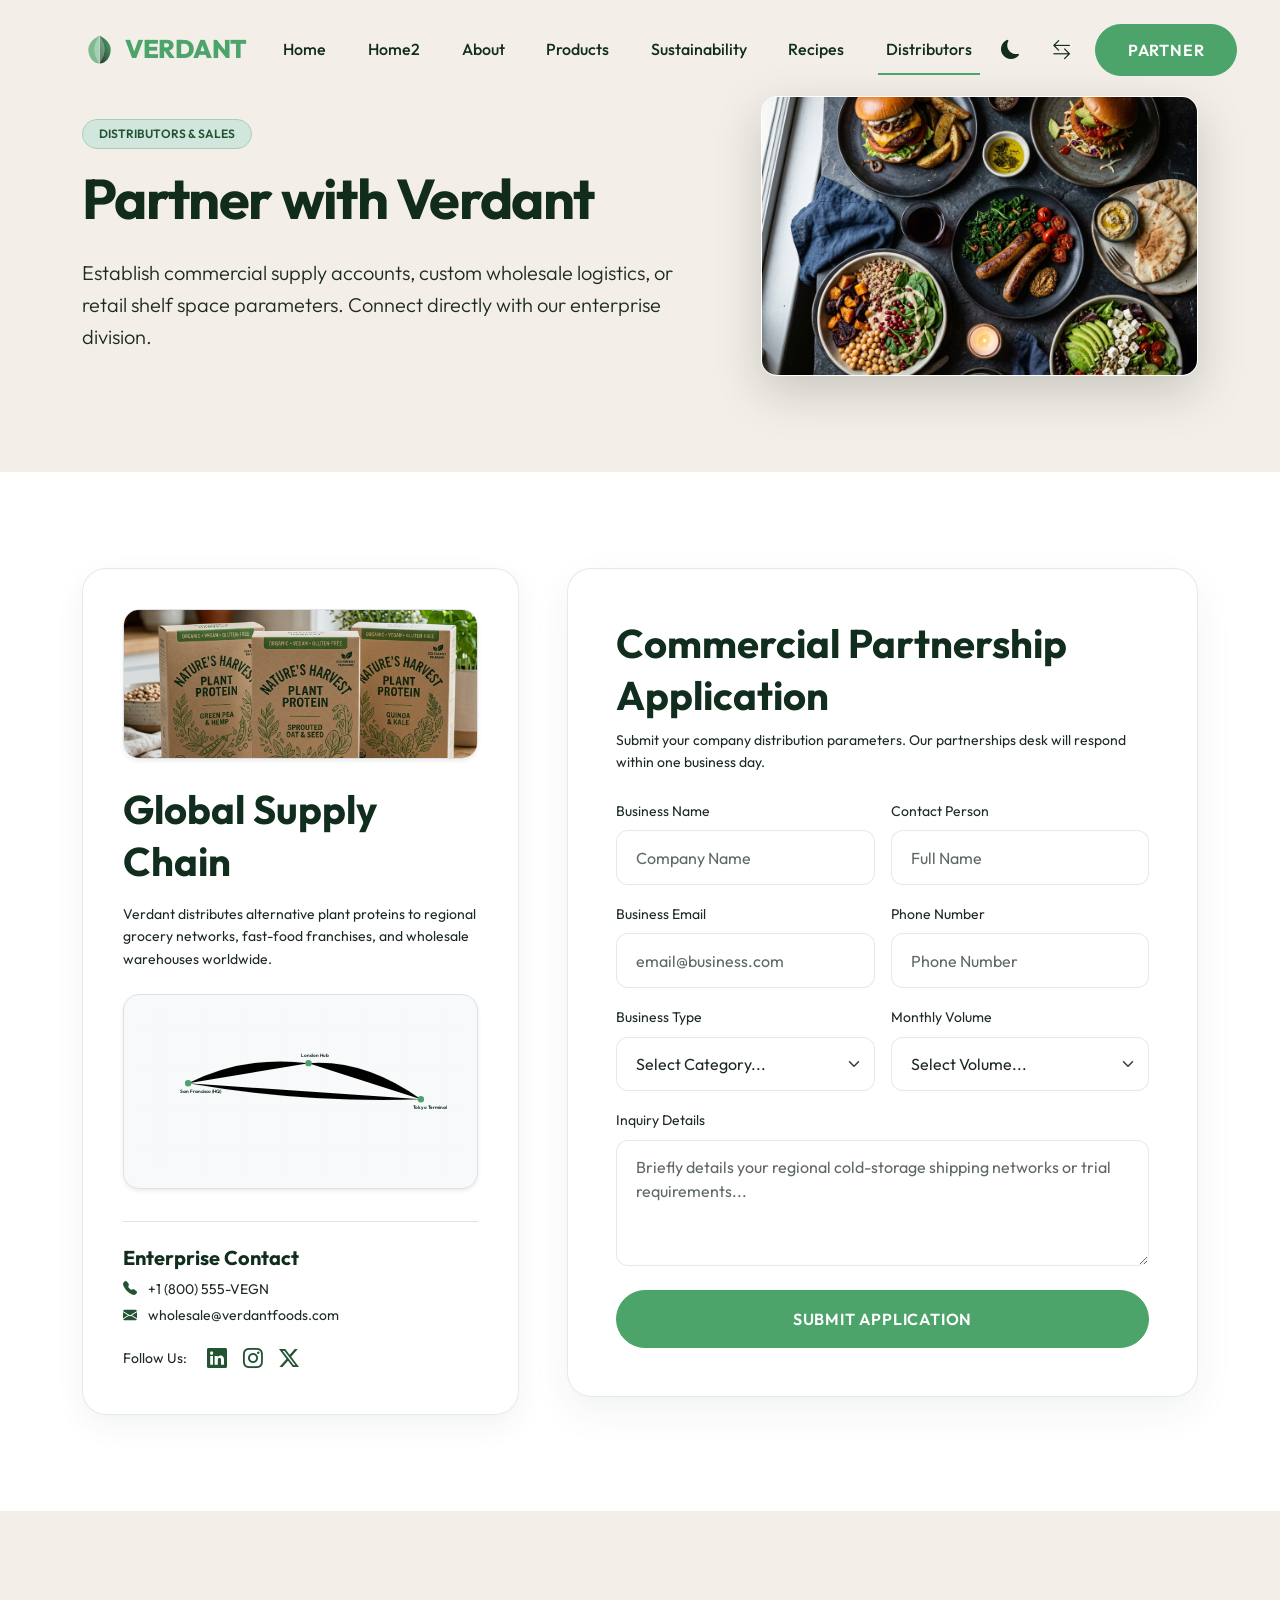
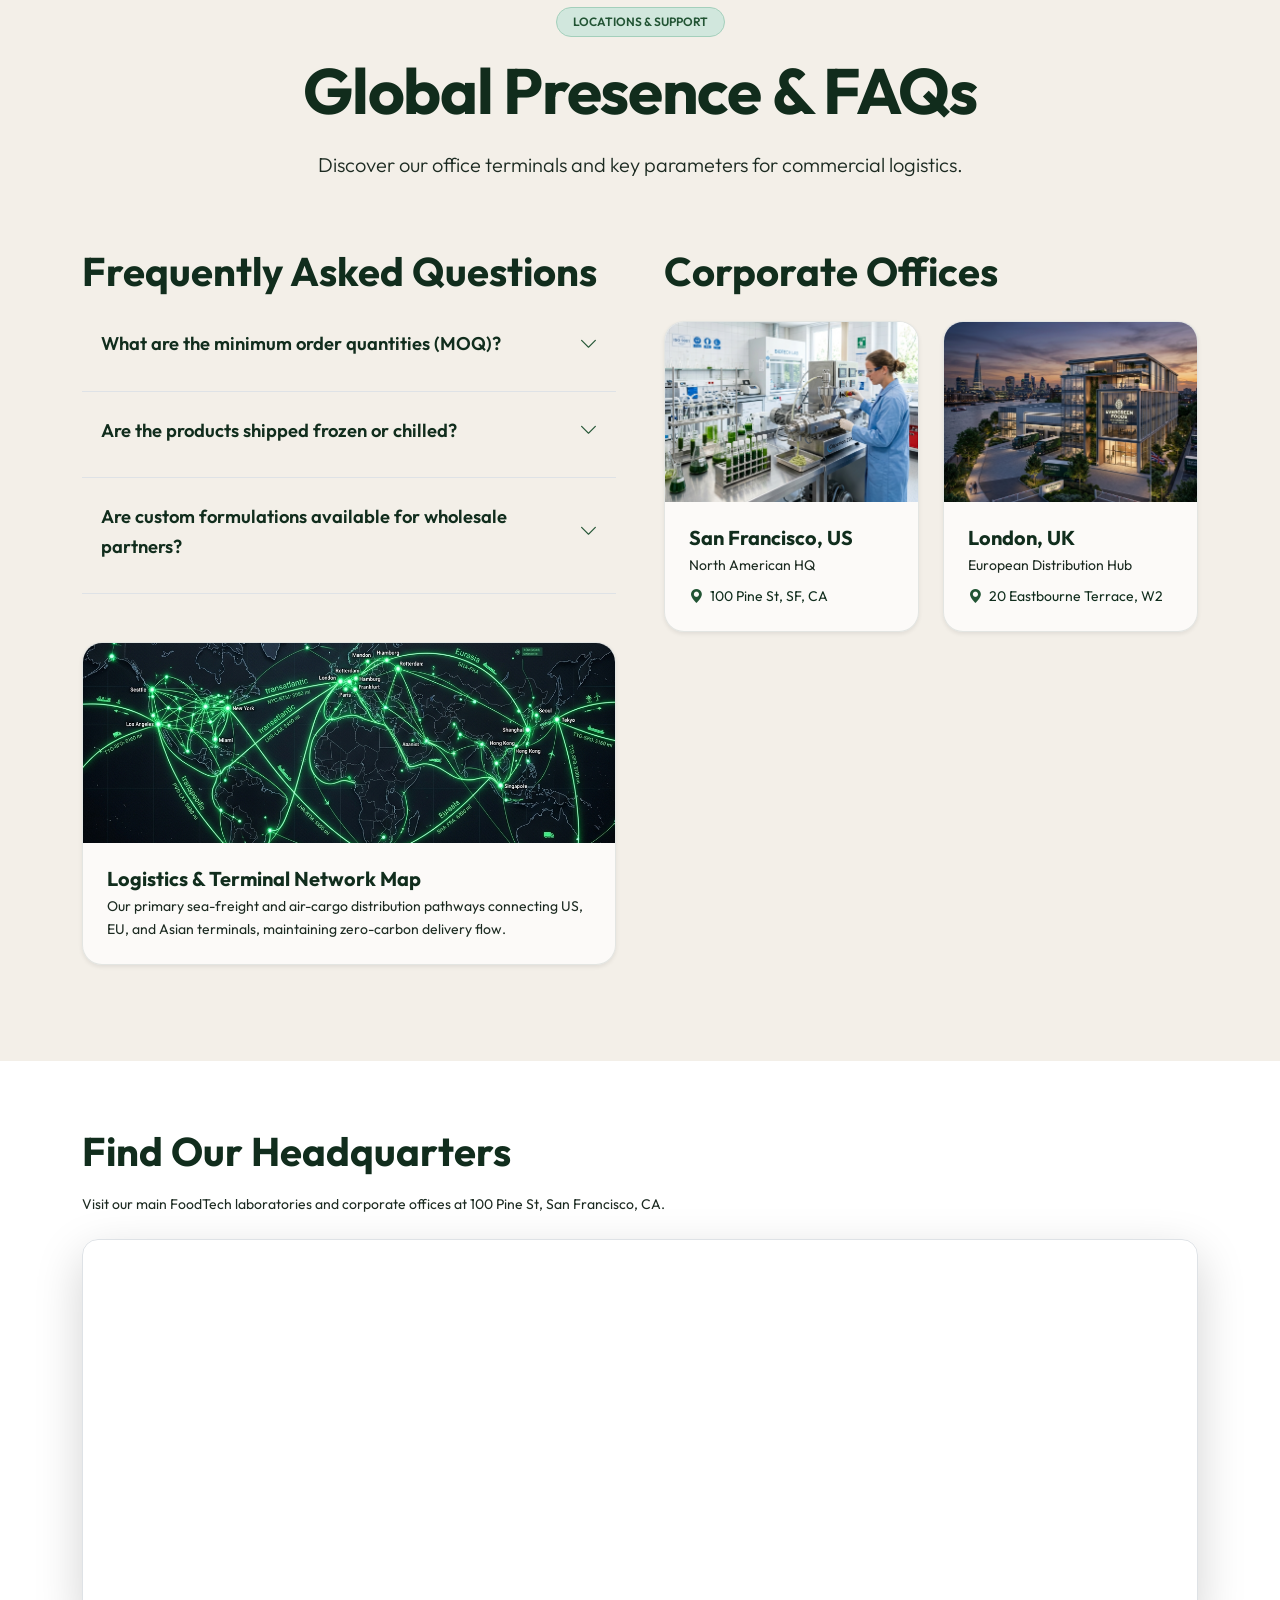
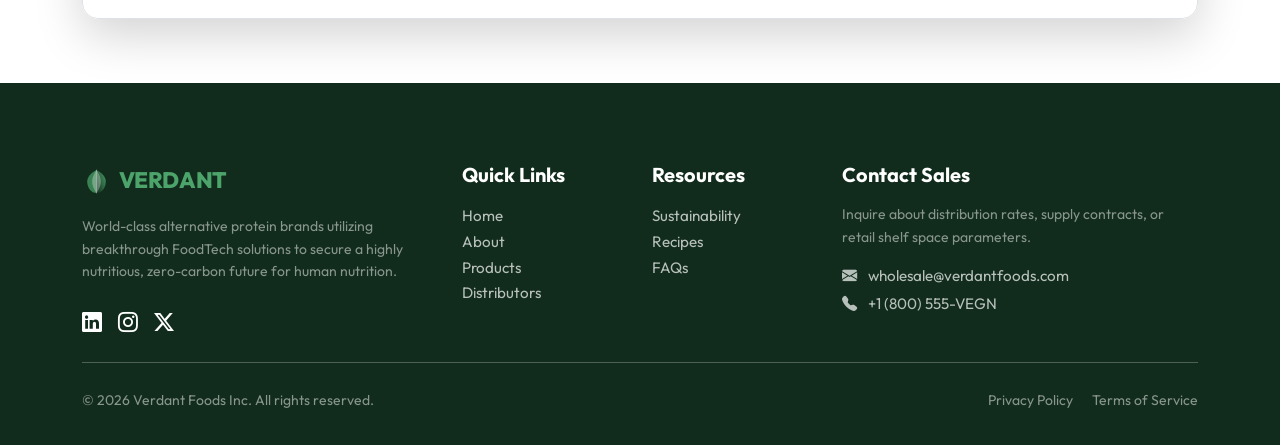
<file: contact.html>
<!DOCTYPE html>
<html lang="en" data-theme="light" dir="ltr">
<head>
  <meta charset="UTF-8">
  <meta name="viewport" content="width=device-width, initial-scale=1.0">
  <title>Wholesale & Contact | Verdant Partners</title>
  <meta name="description" content="Inquire about plant-based meat wholesale rates. Contact Verdant Foods to establish distributor, retail, or food-service supply chains.">
  <!-- Bootstrap 5 CDN -->
  <link href="https://cdn.jsdelivr.net/npm/bootstrap@5.3.3/dist/css/bootstrap.min.css" rel="stylesheet">
  <!-- Bootstrap Icons CDN -->
  <link href="https://cdn.jsdelivr.net/npm/bootstrap-icons@1.11.3/font/bootstrap-icons.min.css" rel="stylesheet">
  <!-- Animate.css CDN -->
  <link rel="stylesheet" href="https://cdnjs.cloudflare.com/ajax/libs/animate.css/4.1.1/animate.min.css">
  <!-- Custom CSS -->
  <link href="assets/css/styles.css?v=1.7" rel="stylesheet">
  <!-- Favicon SVG -->
  <link rel="icon" type="image/png" href="assets/images/favicon.png?v=1.1">
  <style>
    /* Premium Contact Page Custom Styles */
    .contact-info-card {
      background: var(--color-card-bg);
      border: 1px solid var(--color-border);
      border-radius: 24px;
      padding: 2.5rem;
      height: 100%;
      box-shadow: 0 10px 30px var(--glass-shadow);
      display: flex;
      flex-direction: column;
      justify-content: space-between;
    }
    .contact-form-card {
      background: var(--color-card-bg);
      border: 1px solid var(--color-border);
      border-radius: 24px;
      padding: 3rem;
      box-shadow: 0 15px 40px var(--glass-shadow);
    }
    .office-card {
      background: var(--color-card-bg);
      border: 1px solid var(--color-border);
      border-radius: 20px;
      overflow: hidden;
      transition: var(--transition-smooth);
      height: 100%;
    }
    .office-card:hover {
      transform: translateY(-5px);
      border-color: var(--color-secondary);
      box-shadow: 0 10px 25px var(--glass-shadow);
    }
    .office-card-img {
      width: 100%;
      height: 180px;
      object-fit: cover;
    }
    
    /* Glowing Map SVG Nodes */
    .map-node {
      fill: var(--color-secondary);
      stroke: var(--color-secondary);
      stroke-width: 4;
      animation: pulse-node 2s infinite;
    }
    @keyframes pulse-node {
      0% {
        r: 4;
        stroke-opacity: 1;
      }
      100% {
        r: 12;
        stroke-opacity: 0;
      }
    }
    .map-route {
      stroke: var(--color-secondary);
      stroke-opacity: 0.3;
      stroke-dasharray: 6;
      stroke-width: 1.5;
    }
  </style>
</head>
<body>

  <!-- STICKY HEADER -->
  <nav class="navbar navbar-expand-lg premium-navbar">
    <div class="container">
      <a class="navbar-brand d-flex align-items-center" href="index.html" style="font-weight: 800; font-size: 1.6rem; color: var(--color-primary); letter-spacing: -0.02em;">
        <img src="assets/images/logo.svg" alt="Verdant Logo" class="brand-logo me-2"><span style="color: var(--color-secondary);">VERDANT</span>
      </a>
      <button class="navbar-toggler" type="button" data-bs-toggle="collapse" data-bs-target="#navbarContent" aria-controls="navbarContent" aria-expanded="false" aria-label="Toggle navigation">
        <span class="navbar-toggler-icon"></span>
      </button>
      <div class="collapse navbar-collapse" id="navbarContent">
        <ul class="navbar-nav mx-auto mb-2 mb-lg-0">
          <li class="nav-item"><a class="nav-link" href="index.html">Home</a></li>
          <li class="nav-item"><a class="nav-link" href="home2.html">Home2 </a></li>
          <li class="nav-item"><a class="nav-link" href="about.html">About</a></li>
          <li class="nav-item"><a class="nav-link" href="products.html">Products</a></li>
          <li class="nav-item"><a class="nav-link" href="sustainability.html">Sustainability</a></li>
          <li class="nav-item"><a class="nav-link" href="recipes.html">Recipes</a></li>
          <li class="nav-item"><a class="nav-link active" href="contact.html">Distributors</a></li>
        </ul>
        <div class="d-flex align-items-center gap-3">
          <button class="btn btn-sm btn-outline-secondary border-0" id="theme-toggle" aria-label="Toggle Dark Mode">
            <i class="bi bi-moon-fill" style="font-size: 1.2rem; color: var(--color-text);"></i>
          </button>
          <button class="btn btn-sm btn-outline-secondary border-0" id="rtl-toggle" aria-label="Toggle RTL">
            <i class="bi bi-arrow-left-right" style="font-size: 1.2rem; color: var(--color-text);"></i>
          </button>
          <a class="btn-premium btn" href="contact.html">Partner</a>
        </div>
      </div>
    </div>
  </nav>

  <!-- EDITORIAL HERO -->
  <header class="py-5 position-relative overflow-hidden d-flex align-items-center" style="background-color: var(--color-accent); padding-top: 150px; min-height: 380px;">
    <div class="organic-blob" style="top: -10%; right: -10%;"></div>
    <div class="container position-relative z-3 py-5">
      <div class="row align-items-center g-5">
        <div class="col-lg-7 reveal-on-scroll">
          <span class="badge bg-success-subtle text-success border border-success-subtle px-3 py-2 rounded-pill mb-3" style="font-weight: 600;">DISTRIBUTORS & SALES</span>
          <h1 class="display-4 fw-bold">Partner with Verdant</h1>
          <p class="lead text-muted mb-0">Establish commercial supply accounts, custom wholesale logistics, or retail shelf space parameters. Connect directly with our enterprise division.</p>
        </div>
        <div class="col-lg-5 text-center reveal-scale d-none d-lg-block">
          <img src="assets/images/contact_hero.png" alt="Verdant package shipment logistics" class="img-fluid rounded-4 shadow-lg border border-1 border-white" style="max-height: 280px; width: 100%; object-fit: cover;">
        </div>
      </div>
    </div>
  </header>

  <!-- INQUIRY & LOGISTICS SECTION -->
  <section class="py-5" style="background-color: var(--color-bg);">
    <div class="container py-5">
      <div class="row g-5">
        <!-- Left Column: Logistics Info & Map -->
        <div class="col-lg-5 reveal-on-scroll">
          <div class="contact-info-card">
            <div>
              <div class="mb-4 overflow-hidden rounded-4 border shadow-sm" style="height: 150px;">
                <img src="assets/images/contact_partner.png" alt="Verdant partnership network" class="w-100 h-100" style="object-fit: cover; filter: brightness(0.95);">
              </div>
              <h3 class="fw-bold mb-3">Global Supply Chain</h3>
              <p class="text-muted small mb-4">Verdant distributes alternative plant proteins to regional grocery networks, fast-food franchises, and wholesale warehouses worldwide.</p>
              
              <!-- SVG Global Map -->
              <div class="p-3 border rounded-4 bg-light shadow-sm mb-4">
                <svg viewBox="0 0 800 400" width="100%" height="100%" style="background-color: transparent;">
                  <path d="M 50,0 L 50,400 M 150,0 L 150,400 M 250,0 L 250,400 M 350,0 L 350,400 M 450,0 L 450,400 M 550,0 L 550,400 M 650,0 L 650,400 M 750,0 L 750,400" stroke="rgba(0,0,0,0.03)" stroke-width="1" />
                  <path d="M 0,50 L 800,50 M 0,150 L 800,150 M 0,250 L 800,250 M 0,350 L 800,350" stroke="rgba(0,0,0,0.03)" stroke-width="1" />
                  <path class="map-route" d="M 120,180 Q 260,110 420,130" />
                  <path class="map-route" d="M 420,130 Q 560,120 700,220" />
                  <path class="map-route" d="M 120,180 Q 410,230 700,220" />
                  <circle cx="120" cy="180" r="6" fill="var(--color-secondary)" />
                  <circle class="map-node" cx="120" cy="180" r="6" />
                  <text x="100" y="205" font-family="Outfit" font-size="12" font-weight="600" fill="var(--color-text)">San Francisco (HQ)</text>
                  <circle cx="420" cy="130" r="6" fill="var(--color-secondary)" />
                  <circle class="map-node" cx="420" cy="130" r="6" />
                  <text x="400" y="115" font-family="Outfit" font-size="12" font-weight="600" fill="var(--color-text)">London Hub</text>
                  <circle cx="700" cy="220" r="6" fill="var(--color-secondary)" />
                  <circle class="map-node" cx="700" cy="220" r="6" />
                  <text x="680" y="245" font-family="Outfit" font-size="12" font-weight="600" fill="var(--color-text)">Tokyo Terminal</text>
                </svg>
              </div>
            </div>
            
            <div class="border-top pt-4 mt-2">
              <h5 class="fw-bold mb-2">Enterprise Contact</h5>
              <p class="small text-muted mb-1"><i class="bi bi-telephone-fill me-2 text-success"></i> +1 (800) 555-VEGN</p>
              <p class="small text-muted mb-3"><i class="bi bi-envelope-fill me-2 text-success"></i> wholesale@verdantfoods.com</p>
              
              <!-- Enterprise Social Links -->
              <div class="d-flex gap-3 align-items-center">
                <span class="small text-muted me-1">Follow Us:</span>
                <a href="#" aria-label="LinkedIn" class="text-success fs-5 social-hover"><i class="bi bi-linkedin"></i></a>
                <a href="#" aria-label="Instagram" class="text-success fs-5 social-hover"><i class="bi bi-instagram"></i></a>
                <a href="#" aria-label="Twitter" class="text-success fs-5 social-hover"><i class="bi bi-twitter-x"></i></a>
              </div>
            </div>
          </div>
        </div>

        <!-- Right Column: Commercial Form -->
        <div class="col-lg-7 reveal-scale">
          <div class="contact-form-card">
            <div class="mb-4">
              <h3 class="fw-bold mb-2">Commercial Partnership Application</h3>
              <p class="text-muted small">Submit your company distribution parameters. Our partnerships desk will respond within one business day.</p>
            </div>
            
            <form class="premium-form">
              <div class="row g-3">
                <div class="col-md-6">
                  <label class="form-label small text-muted">Business Name</label>
                  <input type="text" class="form-control premium-form-control" placeholder="Company Name" required>
                </div>
                <div class="col-md-6">
                  <label class="form-label small text-muted">Contact Person</label>
                  <input type="text" class="form-control premium-form-control" placeholder="Full Name" required>
                </div>
                <div class="col-md-6">
                  <label class="form-label small text-muted">Business Email</label>
                  <input type="email" class="form-control premium-form-control" placeholder="email@business.com" required>
                </div>
                <div class="col-md-6">
                  <label class="form-label small text-muted">Phone Number</label>
                  <input type="tel" class="form-control premium-form-control" placeholder="Phone Number" required>
                </div>
                <div class="col-md-6">
                  <label class="form-label small text-muted">Business Type</label>
                  <select class="form-select premium-form-control text-muted" required>
                    <option value="">Select Category...</option>
                    <option value="retail">Supermarket / Retailer</option>
                    <option value="distributor">Wholesale Distributor</option>
                    <option value="service">Food-Service Provider</option>
                  </select>
                </div>
                <div class="col-md-6">
                  <label class="form-label small text-muted">Monthly Volume</label>
                  <select class="form-select premium-form-control text-muted" required>
                    <option value="">Select Volume...</option>
                    <option value="small">Less than 1 Ton</option>
                    <option value="medium">1 - 5 Tons</option>
                    <option value="large">5 - 10 Tons</option>
                    <option value="enterprise">10+ Tons</option>
                  </select>
                </div>
                <div class="col-12">
                  <label class="form-label small text-muted">Inquiry Details</label>
                  <textarea class="form-control premium-form-control" rows="4" placeholder="Briefly details your regional cold-storage shipping networks or trial requirements..." required></textarea>
                </div>
                <div class="col-12 mt-4">
                  <button type="submit" class="btn btn-premium w-100 py-3">Submit Application</button>
                </div>
              </div>
            </form>
            
            <div class="form-success-card text-center p-4">
              <div class="text-success fs-1 mb-2"><i class="bi bi-envelope-check-fill"></i></div>
              <h4 class="fw-bold">Application Received!</h4>
              <p class="small text-muted">A logistics and accounts director will contact you within 24 hours.</p>
            </div>
          </div>
        </div>
      </div>
    </div>
  </section>

  <!-- FAQ & LOCATIONS SECTION (NEW) -->
  <section class="py-5" style="background-color: var(--color-accent);">
    <div class="container py-5">
      <div class="row justify-content-center text-center mb-5 reveal-on-scroll">
        <div class="col-lg-8">
          <span class="badge bg-success-subtle text-success border border-success-subtle px-3 py-2 rounded-pill mb-3" style="font-weight: 600;">LOCATIONS & SUPPORT</span>
          <h2 class="fw-bold">Global Presence & FAQs</h2>
          <p class="lead text-muted">Discover our office terminals and key parameters for commercial logistics.</p>
        </div>
      </div>

      <div class="row g-5">
        <!-- FAQ Accordion -->
        <div class="col-lg-6 reveal-on-scroll">
          <h3 class="fw-bold mb-4">Frequently Asked Questions</h3>
          
          <div class="accordion-system">
            <div class="border-bottom mb-3 pb-3">
              <button class="accordion-header-btn w-100 d-flex justify-content-between align-items-center bg-transparent border-0 text-start py-2" style="color: var(--color-text); font-weight: 600;">
                <span>What are the minimum order quantities (MOQ)?</span>
                <i class="bi bi-chevron-down text-success"></i>
              </button>
              <div class="accordion-body-content mt-2" >
                <p class="small text-muted mb-0">Our wholesale MOQ starts at 500 kilograms for regional distributors. However, we can establish smaller trial accounts for selected restaurant chains.</p>
              </div>
            </div>
            
            <div class="border-bottom mb-3 pb-3">
              <button class="accordion-header-btn w-100 d-flex justify-content-between align-items-center bg-transparent border-0 text-start py-2" style="color: var(--color-text); font-weight: 600;">
                <span>Are the products shipped frozen or chilled?</span>
                <i class="bi bi-chevron-down text-success"></i>
              </button>
              <div class="accordion-body-content mt-2" >
                <p class="small text-muted mb-0">We ship products flash-frozen at -18�C (-0.4�F) using refrigerated containers, preserving texturized fibers perfectly.</p>
              </div>
            </div>

            <div class="border-bottom mb-3 pb-3">
              <button class="accordion-header-btn w-100 d-flex justify-content-between align-items-center bg-transparent border-0 text-start py-2" style="color: var(--color-text); font-weight: 600;">
                <span>Are custom formulations available for wholesale partners?</span>
                <i class="bi bi-chevron-down text-success"></i>
              </button>
              <div class="accordion-body-content mt-2" >
                <p class="small text-muted mb-0">Yes, our FoodTech extrusion labs can adjust texture density, marbling ratios, and sodium levels for private labels ordering above 10 tons monthly.</p>
              </div>
            </div>
          </div>

          <!-- Global Logistics Routing Map (Desktop Version) -->
          <div class="office-card shadow-sm mt-5 d-none d-lg-block" style="height: auto;">
            <img src="assets/images/contact_map.png?v=1.1" alt="Verdant global routing network map" class="office-card-img" style="height: 200px;">
            <div class="p-4">
              <h5 class="fw-bold mb-1">Logistics & Terminal Network Map</h5>
              <p class="small text-muted mb-0">Our primary sea-freight and air-cargo distribution pathways connecting US, EU, and Asian terminals, maintaining zero-carbon delivery flow.</p>
            </div>
          </div>
        </div>

        <!-- Corporate Office Locations -->
        <div class="col-lg-6 reveal-on-scroll" style="transition-delay: 0.1s;">
          <h3 class="fw-bold mb-4">Corporate Offices</h3>
          
          <div class="row g-4">
            <div class="col-md-6">
              <div class="office-card shadow-sm">
                <img src="assets/images/contact_office.png" alt="San Francisco headquarters office" class="office-card-img">
                <div class="p-4">
                  <h5 class="fw-bold mb-1">San Francisco, US</h5>
                  <p class="small text-muted mb-2">North American HQ</p>
                  <span class="small d-block text-muted-emphasis"><i class="bi bi-geo-alt-fill text-success me-1"></i> 100 Pine St, SF, CA</span>
                </div>
              </div>
            </div>
            
            <div class="col-md-6">
              <div class="office-card shadow-sm">
                <img src="assets/images/contact_faq.png?v=1.1" alt="London distribution terminal office" class="office-card-img">
                <div class="p-4">
                  <h5 class="fw-bold mb-1">London, UK</h5>
                  <p class="small text-muted mb-2">European Distribution Hub</p>
                  <span class="small d-block text-muted-emphasis"><i class="bi bi-geo-alt-fill text-success me-1"></i> 20 Eastbourne Terrace, W2</span>
                </div>
              </div>
            </div>
          </div>
        </div>
      </div>
      
      <!-- Global Logistics Routing Map (Mobile/Tablet Version) -->
      <div class="row justify-content-center mt-5 d-lg-none reveal-on-scroll">
        <div class="col-12">
          <div class="office-card shadow-sm" style="height: auto;">
            <img src="assets/images/contact_map.png?v=1.1" alt="Verdant global routing network map" class="office-card-img" style="height: 200px;">
            <div class="p-4">
              <h5 class="fw-bold mb-1">Logistics & Terminal Network Map</h5>
              <p class="small text-muted mb-0">Our primary sea-freight and air-cargo distribution pathways connecting US, EU, and Asian terminals, maintaining zero-carbon delivery flow.</p>
            </div>
          </div>
        </div>
      </div>
    </div>
  </section>

  <!-- GOOGLE MAPS HQ EMBED (NEW) -->
  <section class="py-5" style="background-color: var(--color-bg);">
    <div class="container py-3">
      <div class="row justify-content-center">
        <div class="col-lg-12 reveal-on-scroll">
          <h3 class="fw-bold mb-3">Find Our Headquarters</h3>
          <p class="small text-muted mb-4">Visit our main FoodTech laboratories and corporate offices at 100 Pine St, San Francisco, CA.</p>
          <div class="overflow-hidden rounded-4 border shadow-lg" style="height: 380px;">
            <iframe 
              src="https://www.google.com/maps/embed?pb=!1m18!1m12!1m3!1d3152.9737418706346!2d-122.40194882357732!3d37.79234851111626!2m3!1f0!2f0!3f0!3m2!1i1024!2i768!4f13.1!3m3!1m2!1s0x808580626a575a7b%3A0x6a2c26f74a0bb28!2s100%20Pine%20St%2C%20San%20Francisco%2C%20CA%2094111%2C%20USA!5e0!3m2!1sen!2s!4v1718978000000!5m2!1sen!2s" 
              width="100%" 
              height="100%" 
              style="border:0; filter: grayscale(0.2) contrast(1.05);" 
              allowfullscreen="" 
              loading="lazy" 
              referrerpolicy="no-referrer-when-downgrade">
            </iframe>
          </div>
        </div>
      </div>
    </div>
  </section>

  <!-- FOOTER -->
  <footer>
    <div class="container">
      <div class="row g-4">
        <div class="col-lg-4 col-md-6 col-6">
          <a class="d-flex align-items-center mb-3 text-white" href="index.html" style="font-weight: 800; font-size: 1.4rem; text-decoration: none; letter-spacing: -0.02em;">
            <img src="assets/images/logo.svg" alt="Verdant Logo" class="brand-logo me-2"><span style="color: var(--color-secondary);">VERDANT</span>
          </a>
          <p class="text-white-50 small mb-4">World-class alternative protein brands utilizing breakthrough FoodTech solutions to secure a highly nutritious, zero-carbon future for human nutrition.</p>
          <div class="d-flex gap-3">
            <a href="#" aria-label="LinkedIn" class="text-white fs-5"><i class="bi bi-linkedin"></i></a>
            <a href="#" aria-label="Instagram" class="text-white fs-5"><i class="bi bi-instagram"></i></a>
            <a href="#" aria-label="Twitter" class="text-white fs-5"><i class="bi bi-twitter-x"></i></a>
          </div>
        </div>
        <div class="col-lg-2 col-md-6 col-6">
          <h5 class="fw-bold text-white mb-3">Quick Links</h5>
          <ul class="list-unstyled">
            <li><a href="index.html">Home</a></li>
            <li><a href="about.html">About</a></li>
            <li><a href="products.html">Products</a></li>
            <li><a href="contact.html">Distributors</a></li>
          </ul>
        </div>
        <div class="col-lg-2 col-md-6 col-6">
          <h5 class="fw-bold text-white mb-3">Resources</h5>
          <ul class="list-unstyled">
            <li><a href="sustainability.html">Sustainability</a></li>
            <li><a href="recipes.html">Recipes</a></li>
            <li><a href="contact.html#faq">FAQs</a></li>
          </ul>
        </div>
        <div class="col-lg-4 col-md-6 col-6">
          <h5 class="fw-bold text-white mb-3">Contact Sales</h5>
          <p class="small text-white-50">Inquire about distribution rates, supply contracts, or retail shelf space parameters.</p>
          <p class="mb-1"><i class="bi bi-envelope-fill me-2"></i> wholesale@verdantfoods.com</p>
          <p><i class="bi bi-telephone-fill me-2"></i> +1 (800) 555-VEGN</p>
        </div>
      </div>
      <hr class="my-4 border-white-50">
      <div class="row align-items-center">
        <div class="col-md-6 text-center text-md-start">
          <span class="small text-white-50">&copy; 2026 Verdant Foods Inc. All rights reserved.</span>
        </div>
        <div class="col-md-6 text-center text-md-end mt-2 mt-md-0">
          <a href="#" class="small text-white-50 me-3">Privacy Policy</a>
          <a href="#" class="small text-white-50">Terms of Service</a>
        </div>
      </div>
    </div>
  </footer>

  <!-- BACK TO TOP BUTTON -->
  <div class="back-to-top" id="back-to-top" aria-label="Back to Top">
    <i class="bi bi-arrow-up-short" style="font-size: 1.8rem;"></i>
  </div>

  <!-- Bootstrap 5 JS Bundle with Popper -->
  <script src="https://cdn.jsdelivr.net/npm/bootstrap@5.3.3/dist/js/bootstrap.bundle.min.js"></script>
  <!-- Custom JS -->
  <script src="assets/js/app.js?v=1.4"></script>
</body>
</html>
</file>
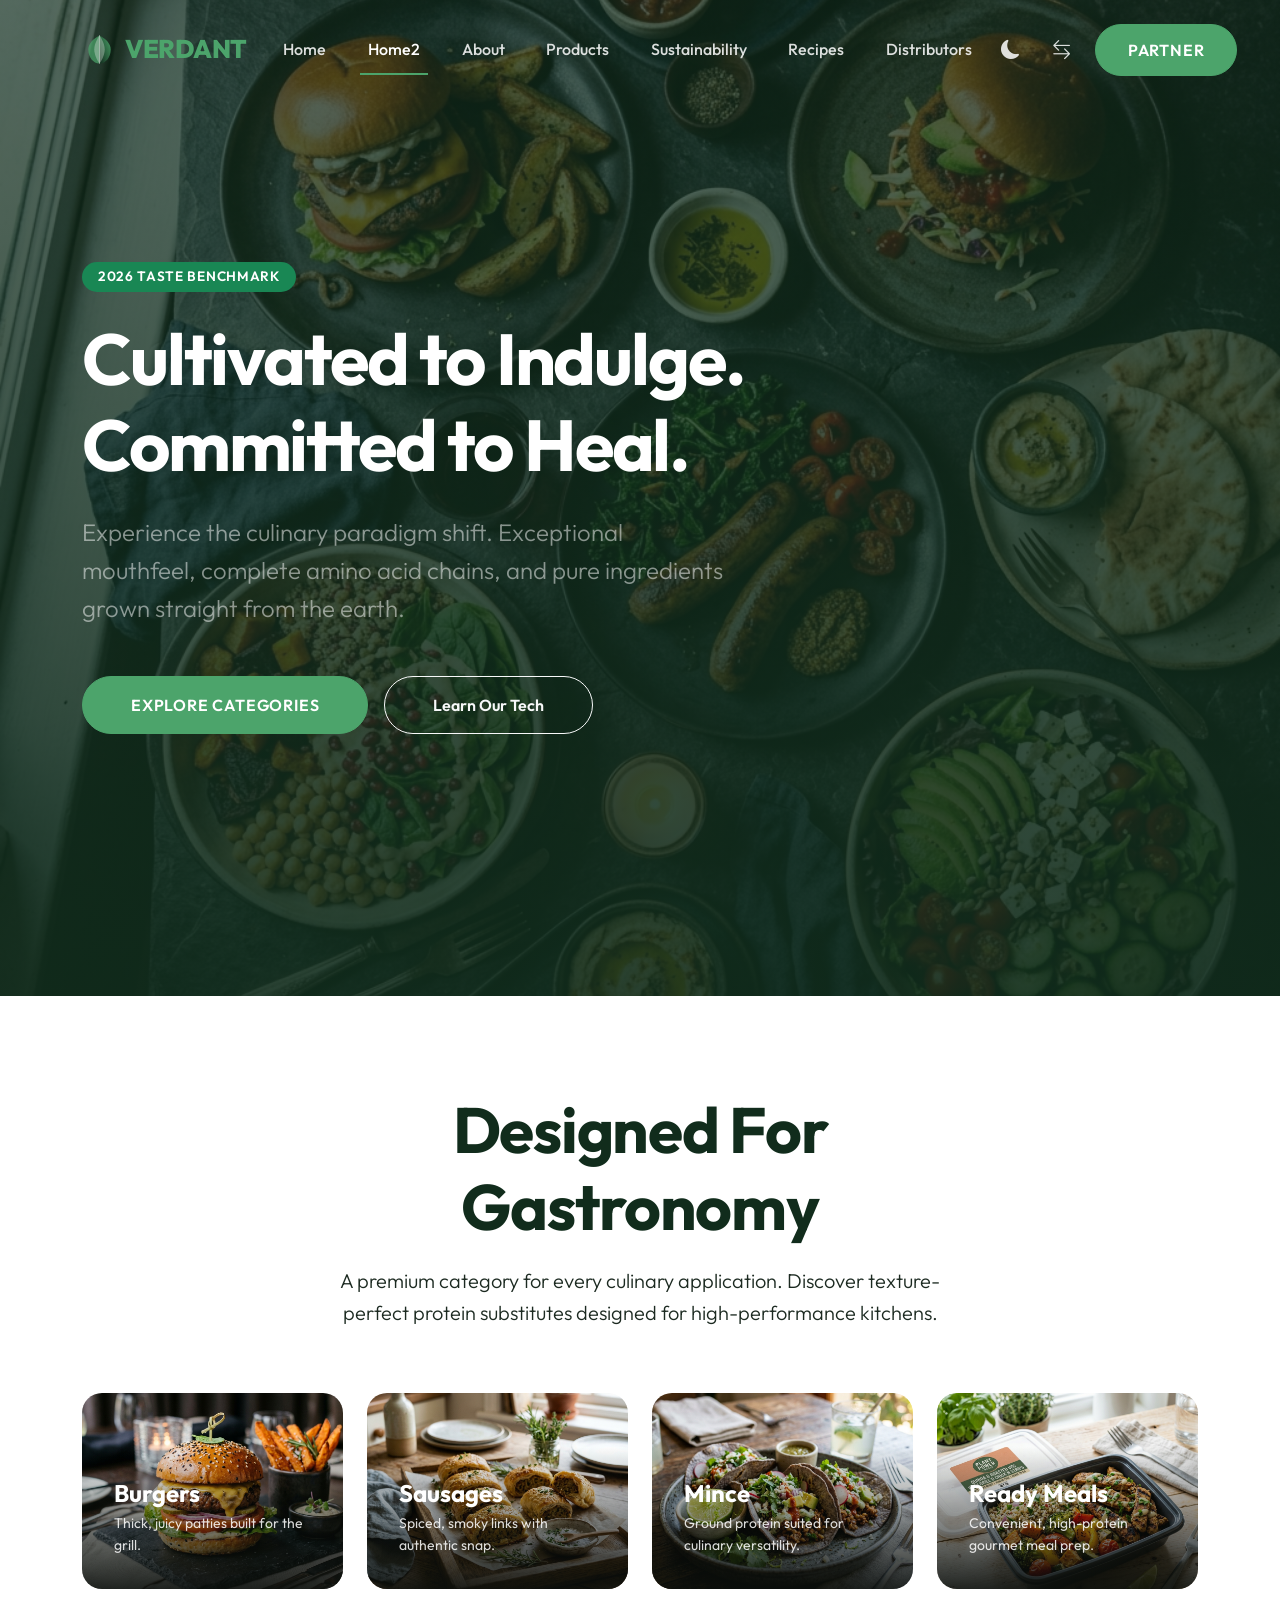
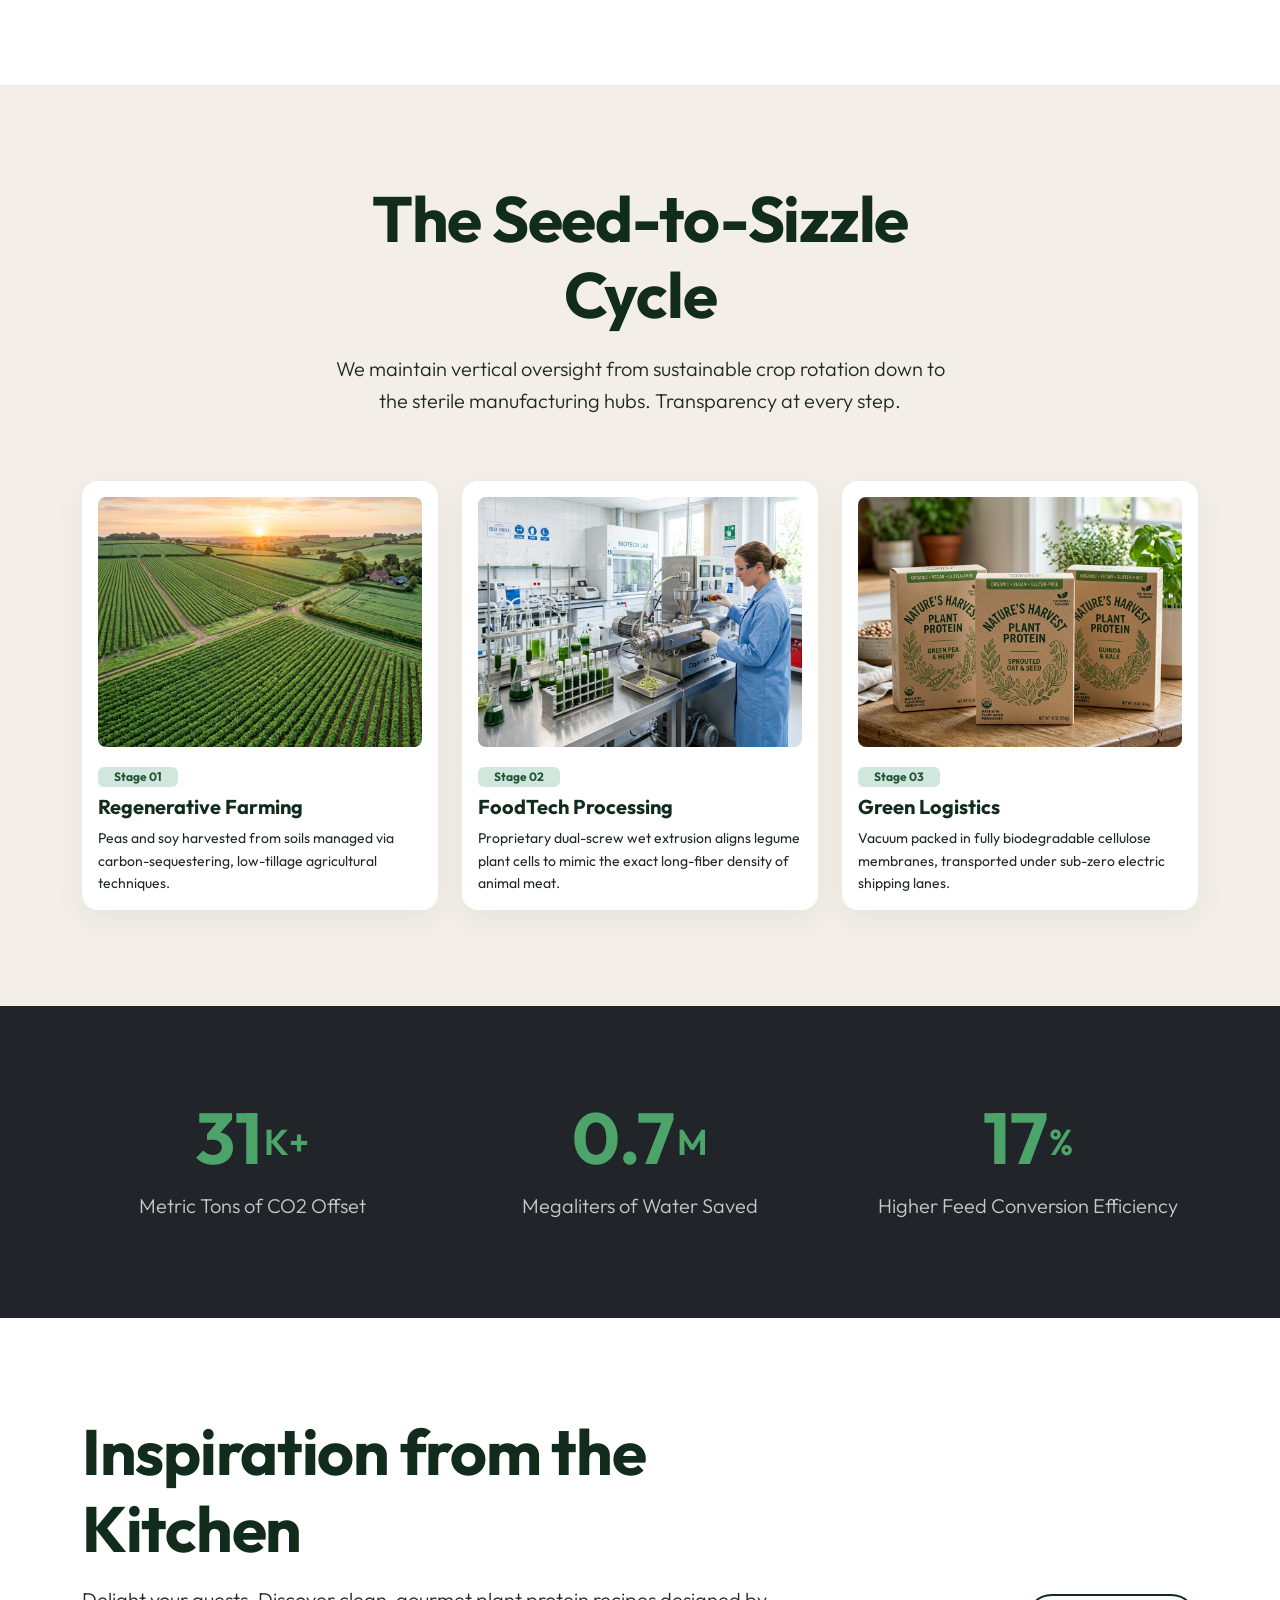
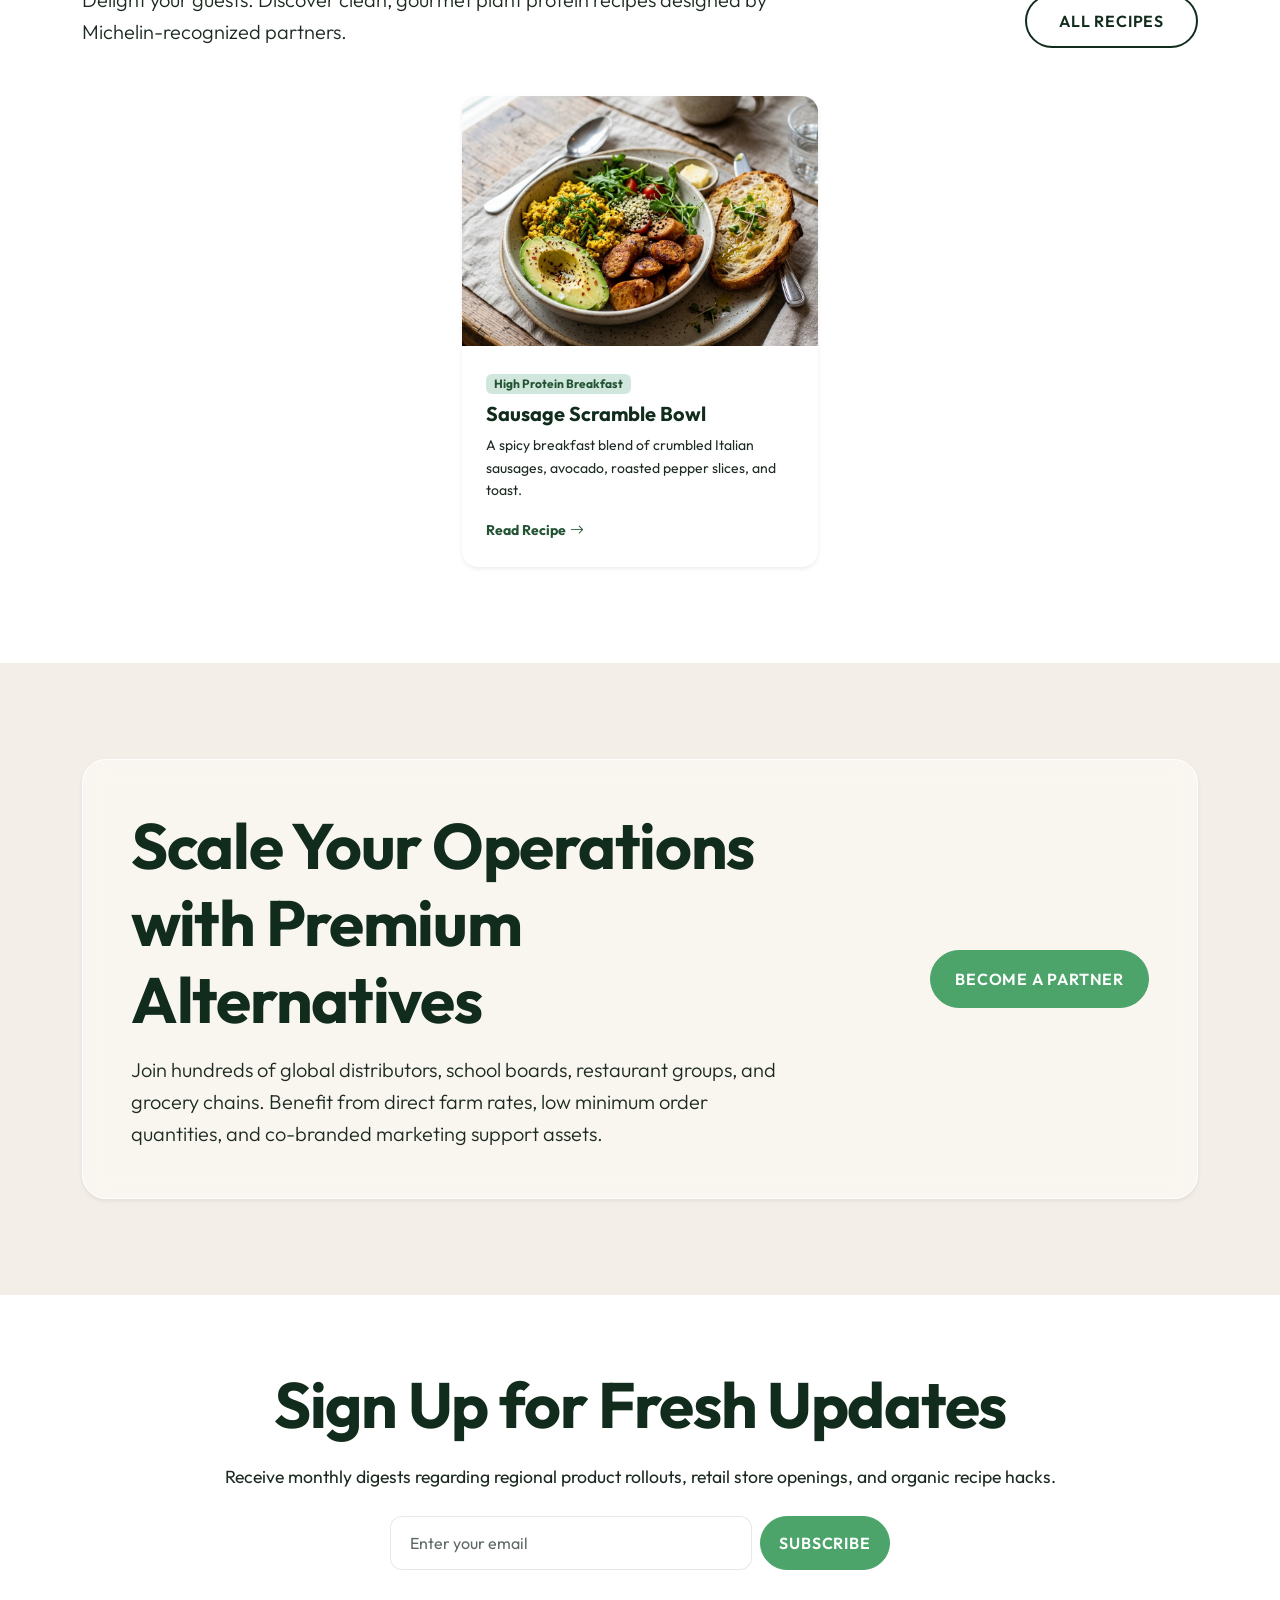
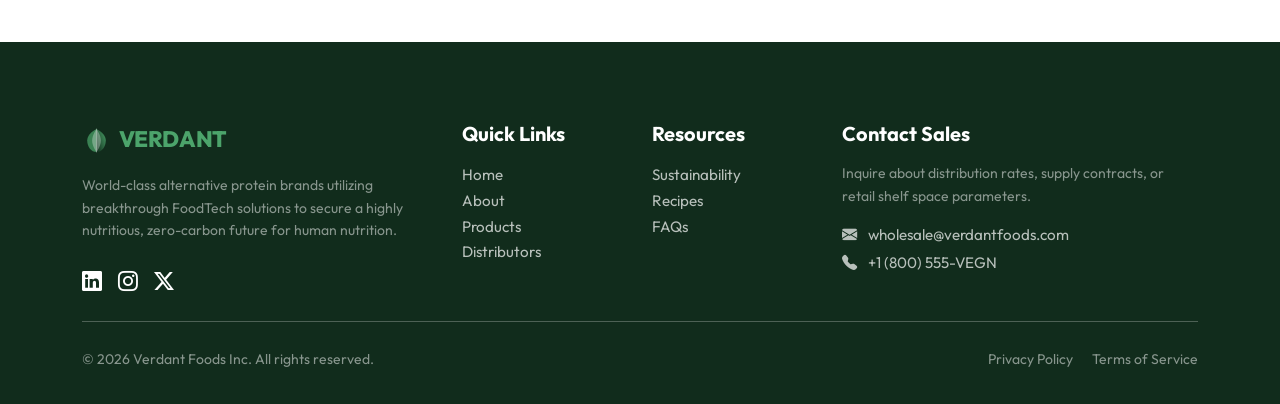
<file: home2.html>
<!DOCTYPE html>
<html lang="en" data-theme="light" dir="ltr">
<head>
  <meta charset="UTF-8">
  <meta name="viewport" content="width=device-width, initial-scale=1.0">
  <title>Verdant Foods | The FoodTech Revolution</title>
  <meta name="description" content="Explore alternative meat categories by Verdant Foods. Premium plant protein that delivers pure taste, perfect texture, and zero environmental compromise.">
  <!-- Bootstrap 5 CDN -->
  <link href="https://cdn.jsdelivr.net/npm/bootstrap@5.3.3/dist/css/bootstrap.min.css" rel="stylesheet">
  <!-- Bootstrap Icons CDN -->
  <link href="https://cdn.jsdelivr.net/npm/bootstrap-icons@1.11.3/font/bootstrap-icons.min.css" rel="stylesheet">
  <!-- Animate.css CDN -->
  <link rel="stylesheet" href="https://cdnjs.cloudflare.com/ajax/libs/animate.css/4.1.1/animate.min.css">
  <!-- Custom CSS -->
  <link href="assets/css/styles.css?v=1.7" rel="stylesheet">
  <!-- Favicon SVG -->
  <link rel="icon" type="image/png" href="assets/images/favicon.png?v=1.1">
  <style>
    .fullscreen-hero {
      min-vh: 100vh;
      background: linear-gradient(rgba(17, 45, 29, 0.7), rgba(17, 45, 29, 0.9)), url('assets/images/home2_hero.png') no-repeat center center/cover;
      color: #ffffff;
      display: flex;
      align-items: center;
    }
    .category-overlay-card {
      position: relative;
      border-radius: 20px;
      overflow: hidden;
      aspect-ratio: 4/3;
      cursor: pointer;
    }
    .category-overlay-card img {
      width: 100%;
      height: 100%;
      object-fit: cover;
      transition: var(--transition-smooth);
    }
    .category-overlay-card:hover img {
      transform: scale(1.1);
    }
    .category-card-content {
      position: absolute;
      bottom: 0;
      left: 0;
      width: 100%;
      padding: 2rem;
      background: linear-gradient(to top, rgba(11, 15, 12, 0.9) 0%, rgba(11, 15, 12, 0) 100%);
      color: #ffffff;
      transition: var(--transition-smooth);
    }
    .journey-step {
      position: relative;
      border-radius: 16px;
      overflow: hidden;
      box-shadow: 0 10px 30px var(--glass-shadow);
    }
    .journey-step img {
      width: 100%;
      height: 250px;
      object-fit: cover;
    }
  </style>
</head>
<body>

  <!-- STICKY HEADER -->
  <nav class="navbar navbar-expand-lg premium-navbar">
    <div class="container">
      <a class="navbar-brand d-flex align-items-center" href="index.html" style="font-weight: 800; font-size: 1.6rem; color: var(--color-primary); letter-spacing: -0.02em;">
        <img src="assets/images/logo.svg" alt="Verdant Logo" class="brand-logo me-2"><span style="color: var(--color-secondary);">VERDANT</span>
      </a>
      <button class="navbar-toggler" type="button" data-bs-toggle="collapse" data-bs-target="#navbarContent" aria-controls="navbarContent" aria-expanded="false" aria-label="Toggle navigation">
        <span class="navbar-toggler-icon"></span>
      </button>
      <div class="collapse navbar-collapse" id="navbarContent">
        <ul class="navbar-nav mx-auto mb-2 mb-lg-0">
          <li class="nav-item"><a class="nav-link" href="index.html">Home</a></li>
          <li class="nav-item"><a class="nav-link active" href="home2.html">Home2 </a></li>
          <li class="nav-item"><a class="nav-link" href="about.html">About</a></li>
          <li class="nav-item"><a class="nav-link" href="products.html">Products</a></li>
          <li class="nav-item"><a class="nav-link" href="sustainability.html">Sustainability</a></li>
          <li class="nav-item"><a class="nav-link" href="recipes.html">Recipes</a></li>
          <li class="nav-item"><a class="nav-link" href="contact.html">Distributors</a></li>
        </ul>
        <div class="d-flex align-items-center gap-3">
          <button class="btn btn-sm btn-outline-secondary border-0" id="theme-toggle" aria-label="Toggle Dark Mode">
            <i class="bi bi-moon-fill" style="font-size: 1.2rem; color: var(--color-text);"></i>
          </button>
          <button class="btn btn-sm btn-outline-secondary border-0" id="rtl-toggle" aria-label="Toggle RTL">
            <i class="bi bi-arrow-left-right" style="font-size: 1.2rem; color: var(--color-text);"></i>
          </button>
          <a class="btn-premium btn" href="contact.html">Partner</a>
        </div>
      </div>
    </div>
  </nav>

  <!-- FULLSCREEN HERO -->
  <header class="fullscreen-hero min-vh-100 position-relative">
    
    
    <div class="container py-5">
      <div class="row align-items-center min-vh-100">
        <div class="col-lg-8 reveal-on-scroll">
          <div class="badge bg-success text-white px-3 py-2 rounded-pill mb-4" style="font-weight: 600; letter-spacing: 0.05em; font-size: 0.85rem;">2026 TASTE BENCHMARK</div>
          <h1 class="display-2 fw-bold text-white mb-4">Cultivated to Indulge.<br>Committed to Heal.</h1>
          <p class="lead text-white-50 mb-5 fs-4" style="max-width: 650px;">
            Experience the culinary paradigm shift. Exceptional mouthfeel, complete amino acid chains, and pure ingredients grown straight from the earth.
          </p>
          <div class="d-flex flex-wrap gap-3">
            <a href="#categories" class="btn btn-premium px-5 py-3">Explore Categories</a>
            <a href="about.html" class="btn btn-outline-light px-5 py-3 rounded-pill" style="font-weight: 600;">Learn Our Tech</a>
          </div>
        </div>
      </div>
    </div>
  </header>

  <!-- PRODUCT CATEGORIES -->
  <section class="py-5" id="categories" style="background-color: var(--color-bg);">
    <div class="container py-5">
      <div class="row justify-content-center text-center mb-5 reveal-on-scroll">
        <div class="col-lg-7">
          <h2 class="fw-bold">Designed For Gastronomy</h2>
          <p class="lead text-muted">A premium category for every culinary application. Discover texture-perfect protein substitutes designed for high-performance kitchens.</p>
        </div>
      </div>

      <div class="row g-4">
        <!-- Cat 1 -->
        <div class="col-md-6 col-lg-3 reveal-on-scroll">
          <div class="category-overlay-card">
            <img src="assets/images/home2_cat_burger.png" alt="Burgers Category">
            <div class="category-card-content">
              <h3 class="h4 fw-bold mb-1">Burgers</h3>
              <p class="small text-white-50 mb-0">Thick, juicy patties built for the grill.</p>
            </div>
          </div>
        </div>
        <!-- Cat 2 -->
        <div class="col-md-6 col-lg-3 reveal-on-scroll" style="transition-delay: 0.1s;">
          <div class="category-overlay-card">
            <img src="assets/images/home2_cat_sausage.png" alt="Sausages Category">
            <div class="category-card-content">
              <h3 class="h4 fw-bold mb-1">Sausages</h3>
              <p class="small text-white-50 mb-0">Spiced, smoky links with authentic snap.</p>
            </div>
          </div>
        </div>
        <!-- Cat 3 -->
        <div class="col-md-6 col-lg-3 reveal-on-scroll" style="transition-delay: 0.2s;">
          <div class="category-overlay-card">
            <img src="assets/images/home2_cat_mince.png" alt="Mince Category">
            <div class="category-card-content">
              <h3 class="h4 fw-bold mb-1">Mince</h3>
              <p class="small text-white-50 mb-0">Ground protein suited for culinary versatility.</p>
            </div>
          </div>
        </div>
        <!-- Cat 4 -->
        <div class="col-md-6 col-lg-3 reveal-on-scroll" style="transition-delay: 0.3s;">
          <div class="category-overlay-card">
            <img src="assets/images/home2_cat_meals.png" alt="Ready Meals Category">
            <div class="category-card-content">
              <h3 class="h4 fw-bold mb-1">Ready Meals</h3>
              <p class="small text-white-50 mb-0">Convenient, high-protein gourmet meal prep.</p>
            </div>
          </div>
        </div>
      </div>
    </div>
  </section>

  <!-- FARM-TO-TABLE JOURNEY -->
  <section class="py-5" style="background-color: var(--color-accent);">
    <div class="container py-5">
      <div class="row justify-content-center text-center mb-5 reveal-on-scroll">
        <div class="col-lg-7">
          <h2 class="fw-bold">The Seed-to-Sizzle Cycle</h2>
          <p class="lead">We maintain vertical oversight from sustainable crop rotation down to the sterile manufacturing hubs. Transparency at every step.</p>
        </div>
      </div>

      <div class="row g-4">
        <!-- Step 1 -->
        <div class="col-md-4 reveal-on-scroll">
          <div class="journey-step bg-white p-3">
            <img src="assets/images/home2_journey_farm.png" alt="Pea fields" class="rounded-3 mb-3">
            <span class="badge bg-success-subtle text-success px-3 py-1 mb-2">Stage 01</span>
            <h3 class="h5 fw-bold text-primary">Regenerative Farming</h3>
            <p class="small text-muted mb-0">Peas and soy harvested from soils managed via carbon-sequestering, low-tillage agricultural techniques.</p>
          </div>
        </div>
        <!-- Step 2 -->
        <div class="col-md-4 reveal-on-scroll" style="transition-delay: 0.1s;">
          <div class="journey-step bg-white p-3">
            <img src="assets/images/home2_journey_science.png" alt="Lab extraction" class="rounded-3 mb-3">
            <span class="badge bg-success-subtle text-success px-3 py-1 mb-2">Stage 02</span>
            <h3 class="h5 fw-bold text-primary">FoodTech Processing</h3>
            <p class="small text-muted mb-0">Proprietary dual-screw wet extrusion aligns legume plant cells to mimic the exact long-fiber density of animal meat.</p>
          </div>
        </div>
        <!-- Step 3 -->
        <div class="col-md-4 reveal-on-scroll" style="transition-delay: 0.2s;">
          <div class="journey-step bg-white p-3">
            <img src="assets/images/home2_journey_pack.png" alt="Eco Packaging" class="rounded-3 mb-3">
            <span class="badge bg-success-subtle text-success px-3 py-1 mb-2">Stage 03</span>
            <h3 class="h5 fw-bold text-primary">Green Logistics</h3>
            <p class="small text-muted mb-0">Vacuum packed in fully biodegradable cellulose membranes, transported under sub-zero electric shipping lanes.</p>
          </div>
        </div>
      </div>
    </div>
  </section>

  <!-- ENVIRONMENTAL BENEFITS (COUNTERS) -->
  <section class="py-5 bg-dark text-white position-relative overflow-hidden">
    <div class="organic-blob" style="background: radial-gradient(circle, rgba(76,166,107,0.1) 0%, rgba(0,0,0,0) 70%);"></div>
    <div class="container py-5 text-center position-relative z-3">
      <div class="row g-5">
        <div class="col-md-4 reveal-on-scroll">
          <div class="counter-num text-success" data-target="150" data-suffix="K+">0</div>
          <p class="lead mt-3 mb-0">Metric Tons of CO2 Offset</p>
        </div>
        <div class="col-md-4 reveal-on-scroll" style="transition-delay: 0.1s;">
          <div class="counter-num text-success" data-target="3.5" data-float="true" data-suffix="M">0</div>
          <p class="lead mt-3 mb-0">Megaliters of Water Saved</p>
        </div>
        <div class="col-md-4 reveal-on-scroll" style="transition-delay: 0.2s;">
          <div class="counter-num text-success" data-target="82" data-suffix="%">0</div>
          <p class="lead mt-3 mb-0">Higher Feed Conversion Efficiency</p>
        </div>
      </div>
    </div>
  </section>

  <!-- RECIPE PREVIEW -->
  <section class="py-5" style="background-color: var(--color-bg);">
    <div class="container py-5">
      <div class="row justify-content-between align-items-end mb-5 reveal-on-scroll">
        <div class="col-md-8">
          <h2 class="fw-bold mb-0">Inspiration from the Kitchen</h2>
          <p class="lead text-muted mt-3 mb-0">Delight your guests. Discover clean, gourmet plant protein recipes designed by Michelin-recognized partners.</p>
        </div>
        <div class="col-md-3 text-md-end mt-3 mt-md-0">
          <a href="recipes.html" class="btn btn-outline-premium">All Recipes</a>
        </div>
      </div>

      <div class="row g-4 justify-content-center">
        <div class="col-md-6 col-lg-4 reveal-on-scroll">
          <div class="card border-0 h-100 hover-lift shadow-sm rounded-4 overflow-hidden bg-white">
            <img src="assets/images/home2_recipe_1.png" alt="Healthy Plate scramble" class="card-img-top" style="height: 250px; object-fit: cover;">
            <div class="card-body p-4">
              <span class="badge bg-success-subtle text-success mb-2">High Protein Breakfast</span>
              <h3 class="h5 fw-bold text-primary">Sausage Scramble Bowl</h3>
              <p class="small text-muted">A spicy breakfast blend of crumbled Italian sausages, avocado, roasted pepper slices, and toast.</p>
              <a href="recipes.html" class="text-success fw-bold small text-decoration-none d-inline-flex align-items-center gap-1">Read Recipe <i class="bi bi-arrow-right"></i></a>
            </div>
          </div>
        </div>
      </div>
    </div>
  </section>

  <!-- WHOLESALE CTA -->
  <section class="py-5" style="background-color: var(--color-accent);">
    <div class="container py-5">
      <div class="glass-card p-5 border border-white position-relative overflow-hidden reveal-scale shadow-sm">
        <div class="row align-items-center g-4">
          <div class="col-lg-8">
            <h2 class="fw-bold mb-3">Scale Your Operations with Premium Alternatives</h2>
            <p class="lead mb-0 text-muted">Join hundreds of global distributors, school boards, restaurant groups, and grocery chains. Benefit from direct farm rates, low minimum order quantities, and co-branded marketing support assets.</p>
          </div>
          <div class="col-lg-4 text-lg-end">
            <a href="contact.html" class="btn btn-premium px-4 py-3">Become a Partner</a>
          </div>
        </div>
      </div>
    </div>
  </section>

  <!-- NEWSLETTER minimal -->
  <section class="py-5" style="background-color: var(--color-bg);">
    <div class="container text-center py-4 reveal-on-scroll">
      <h2 class="fw-bold">Sign Up for Fresh Updates</h2>
      <p class="text-muted">Receive monthly digests regarding regional product rollouts, retail store openings, and organic recipe hacks.</p>
      <div class="mx-auto mt-4" style="max-width: 500px;">
        <form class="premium-form d-flex gap-2">
          <input type="email" class="form-control premium-form-control" placeholder="Enter your email" required>
          <button type="submit" class="btn btn-premium">Subscribe</button>
        </form>
        <div class="form-success-card mt-3">
          <div class="text-success fs-2 mb-1"><i class="bi bi-check-circle-fill"></i></div>
          <span class="small fw-bold">Subscribed! Welcome aboard.</span>
        </div>
      </div>
    </div>
  </section>

  <!-- FOOTER -->
  <footer>
    <div class="container">
      <div class="row g-4">
        <div class="col-lg-4 col-md-6 col-6">
          <a class="d-flex align-items-center mb-3 text-white" href="index.html" style="font-weight: 800; font-size: 1.4rem; text-decoration: none; letter-spacing: -0.02em;">
            <img src="assets/images/logo.svg" alt="Verdant Logo" class="brand-logo me-2"><span style="color: var(--color-secondary);">VERDANT</span>
          </a>
          <p class="text-white-50 small mb-4">World-class alternative protein brands utilizing breakthrough FoodTech solutions to secure a highly nutritious, zero-carbon future for human nutrition.</p>
          <div class="d-flex gap-3">
            <a href="#" aria-label="LinkedIn" class="text-white fs-5"><i class="bi bi-linkedin"></i></a>
            <a href="#" aria-label="Instagram" class="text-white fs-5"><i class="bi bi-instagram"></i></a>
            <a href="#" aria-label="Twitter" class="text-white fs-5"><i class="bi bi-twitter-x"></i></a>
          </div>
        </div>
        <div class="col-lg-2 col-md-6 col-6">
          <h5 class="fw-bold text-white mb-3">Quick Links</h5>
          <ul class="list-unstyled">
            <li><a href="index.html">Home</a></li>
            <li><a href="about.html">About</a></li>
            <li><a href="products.html">Products</a></li>
            <li><a href="contact.html">Distributors</a></li>
          </ul>
        </div>
        <div class="col-lg-2 col-md-6 col-6">
          <h5 class="fw-bold text-white mb-3">Resources</h5>
          <ul class="list-unstyled">
            <li><a href="sustainability.html">Sustainability</a></li>
            <li><a href="recipes.html">Recipes</a></li>
            <li><a href="contact.html#faq">FAQs</a></li>
          </ul>
        </div>
        <div class="col-lg-4 col-md-6 col-6">
          <h5 class="fw-bold text-white mb-3">Contact Sales</h5>
          <p class="small text-white-50">Inquire about distribution rates, supply contracts, or retail shelf space parameters.</p>
          <p class="mb-1"><i class="bi bi-envelope-fill me-2"></i> wholesale@verdantfoods.com</p>
          <p><i class="bi bi-telephone-fill me-2"></i> +1 (800) 555-VEGN</p>
        </div>
      </div>
      <hr class="my-4 border-white-50">
      <div class="row align-items-center">
        <div class="col-md-6 text-center text-md-start">
          <span class="small text-white-50">&copy; 2026 Verdant Foods Inc. All rights reserved.</span>
        </div>
        <div class="col-md-6 text-center text-md-end mt-2 mt-md-0">
          <a href="#" class="small text-white-50 me-3">Privacy Policy</a>
          <a href="#" class="small text-white-50">Terms of Service</a>
        </div>
      </div>
    </div>
  </footer>

  <!-- BACK TO TOP BUTTON -->
  <div class="back-to-top" id="back-to-top" aria-label="Back to Top">
    <i class="bi bi-arrow-up-short" style="font-size: 1.8rem;"></i>
  </div>

  <!-- Bootstrap 5 JS Bundle with Popper -->
  <script src="https://cdn.jsdelivr.net/npm/bootstrap@5.3.3/dist/js/bootstrap.bundle.min.js"></script>
  <!-- Custom JS -->
  <script src="assets/js/app.js?v=1.4"></script>
</body>
</html>
</file>
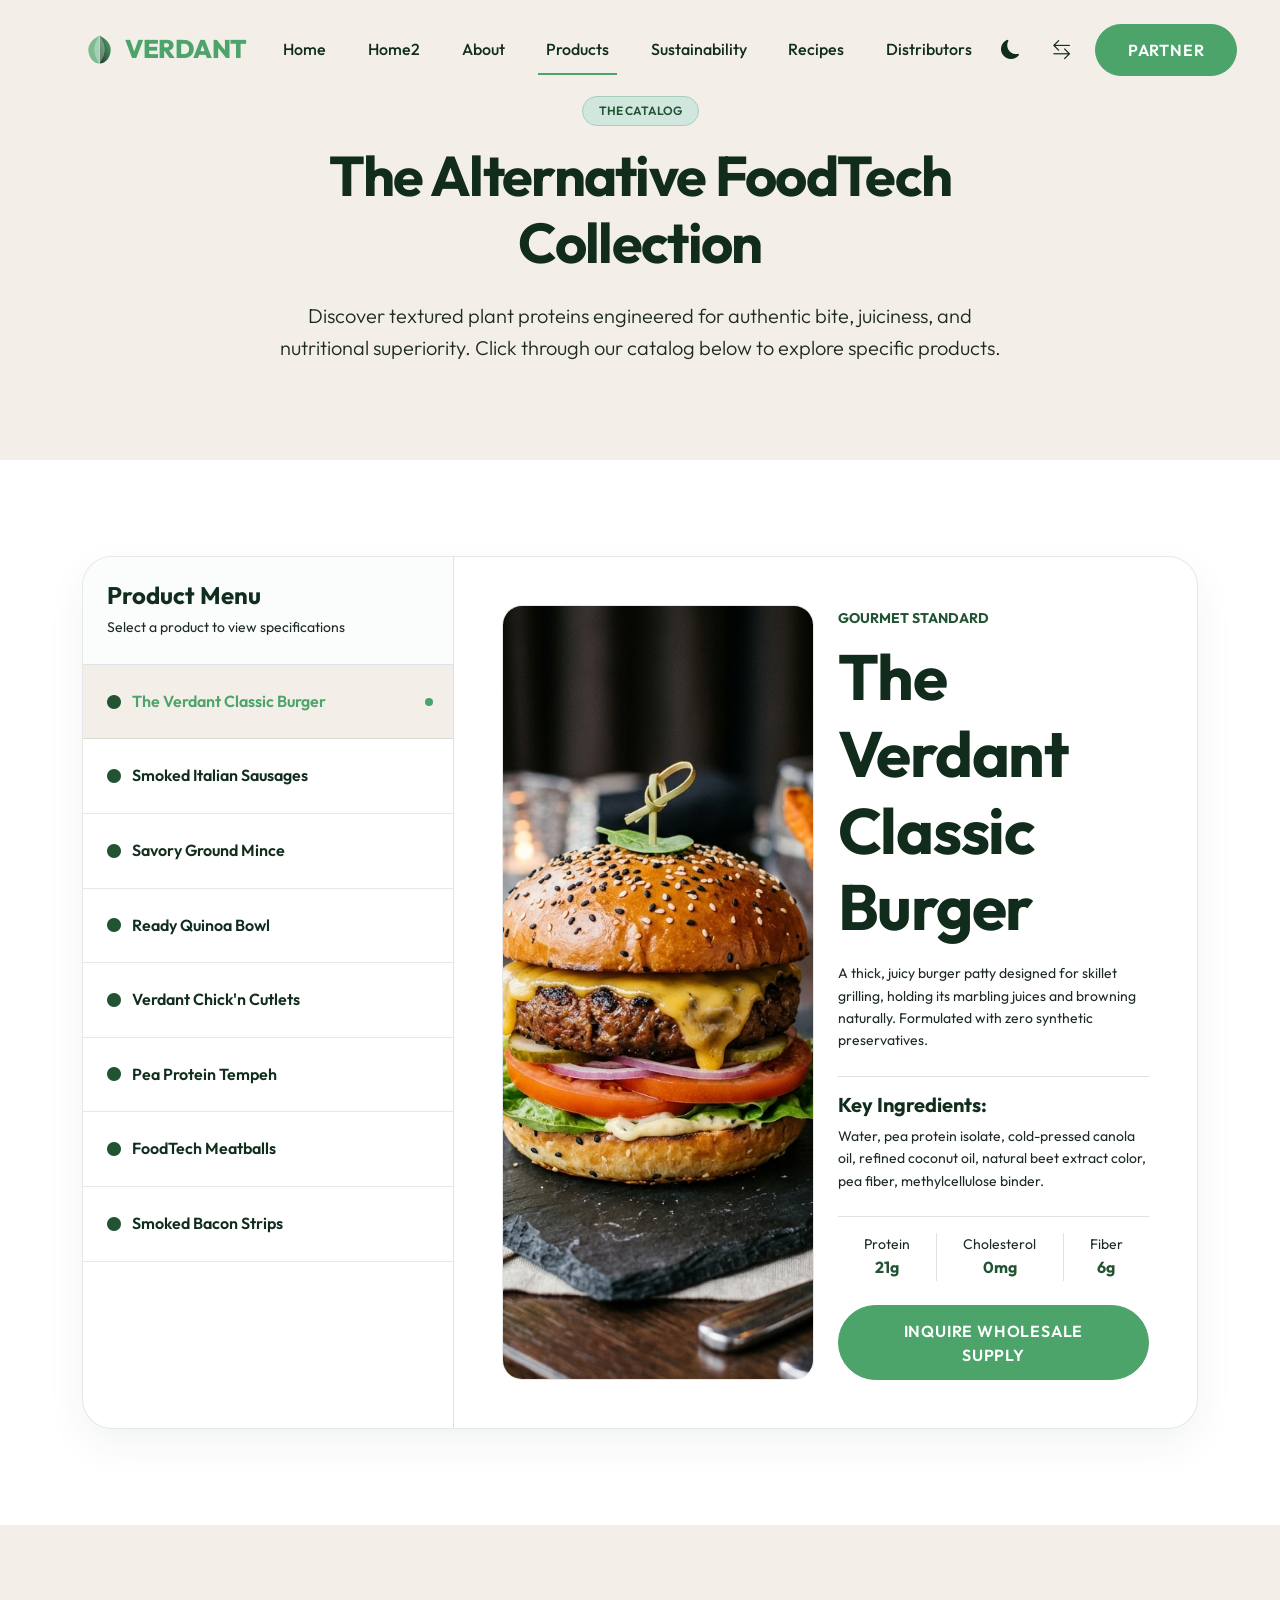
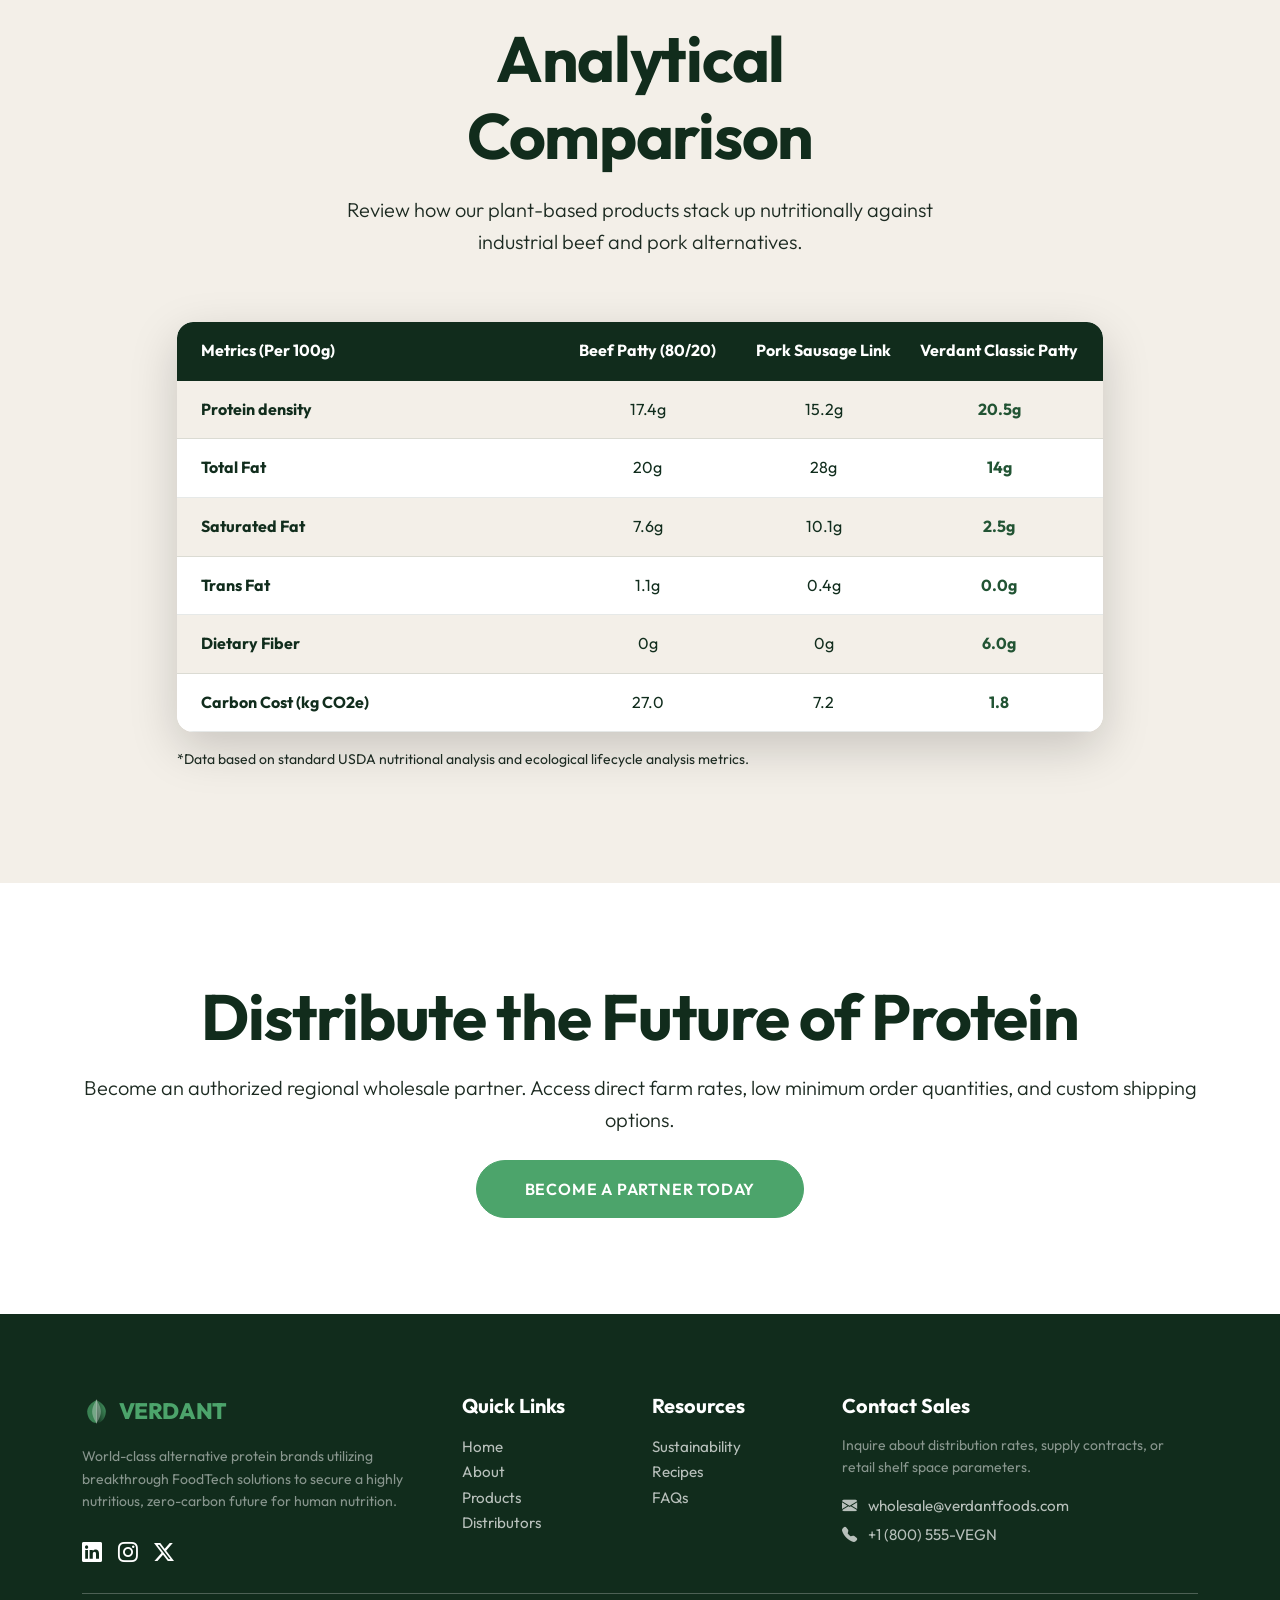
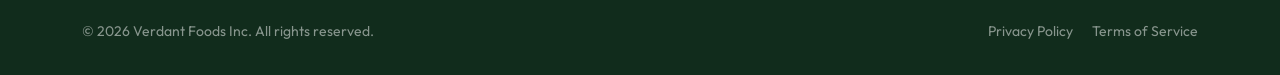
<file: products.html>
<!DOCTYPE html>
<html lang="en" data-theme="light" dir="ltr">
<head>
  <meta charset="UTF-8">
  <meta name="viewport" content="width=device-width, initial-scale=1.0">
  <title>Our Products | Verdant Premium Catalog</title>
  <meta name="description" content="Browse Verdant's catalog of high-protein burgers, gourmet sausages, versatile grounds, and quick ready meals. Formulated for culinary excellence.">
  <!-- Bootstrap 5 CDN -->
  <link href="https://cdn.jsdelivr.net/npm/bootstrap@5.3.3/dist/css/bootstrap.min.css" rel="stylesheet">
  <!-- Bootstrap Icons CDN -->
  <link href="https://cdn.jsdelivr.net/npm/bootstrap-icons@1.11.3/font/bootstrap-icons.min.css" rel="stylesheet">
  <!-- Animate.css CDN -->
  <link rel="stylesheet" href="https://cdnjs.cloudflare.com/ajax/libs/animate.css/4.1.1/animate.min.css">
  <!-- Custom CSS -->
  <link href="assets/css/styles.css?v=1.7" rel="stylesheet">
  <!-- Favicon SVG -->
  <link rel="icon" type="image/png" href="assets/images/favicon.png?v=1.1">
  <style>
    /* Unique Product Selector Design */
    .product-selector-wrapper {
      background: var(--color-bg);
      border-radius: 30px;
      border: 1px solid var(--color-border);
      overflow: hidden;
      box-shadow: 0 15px 40px var(--glass-shadow);
    }
    .product-tab-btn {
      width: 100%;
      text-align: left;
      padding: 1.5rem;
      border: none;
      background: transparent;
      color: var(--color-text);
      font-weight: 600;
      border-bottom: 1px solid var(--color-border);
      transition: var(--transition-smooth);
      position: relative;
    }
    .product-tab-btn.active {
      background-color: var(--color-accent);
      color: var(--color-secondary);
    }
    .product-tab-btn.active::after {
      content: '';
      position: absolute;
      right: 20px;
      top: 50%;
      transform: translateY(-50%);
      width: 8px;
      height: 8px;
      background-color: var(--color-secondary);
      border-radius: 50%;
    }
    .product-display-frame {
      border-radius: 20px;
      overflow: hidden;
      height: 100%;
      min-height: 350px;
      border: 1px solid var(--color-border);
    }
    .product-display-frame img {
      width: 100%;
      height: 100%;
      object-fit: cover;
      transition: var(--transition-smooth);
    }
  </style>
</head>
<body>

  <!-- STICKY HEADER -->
  <nav class="navbar navbar-expand-lg premium-navbar">
    <div class="container">
      <a class="navbar-brand d-flex align-items-center" href="index.html" style="font-weight: 800; font-size: 1.6rem; color: var(--color-primary); letter-spacing: -0.02em;">
        <img src="assets/images/logo.svg" alt="Verdant Logo" class="brand-logo me-2"><span style="color: var(--color-secondary);">VERDANT</span>
      </a>
      <button class="navbar-toggler" type="button" data-bs-toggle="collapse" data-bs-target="#navbarContent" aria-controls="navbarContent" aria-expanded="false" aria-label="Toggle navigation">
        <span class="navbar-toggler-icon"></span>
      </button>
      <div class="collapse navbar-collapse" id="navbarContent">
        <ul class="navbar-nav mx-auto mb-2 mb-lg-0">
          <li class="nav-item"><a class="nav-link" href="index.html">Home</a></li>
          <li class="nav-item"><a class="nav-link" href="home2.html">Home2 </a></li>
          <li class="nav-item"><a class="nav-link" href="about.html">About</a></li>
          <li class="nav-item"><a class="nav-link active" href="products.html">Products</a></li>
          <li class="nav-item"><a class="nav-link" href="sustainability.html">Sustainability</a></li>
          <li class="nav-item"><a class="nav-link" href="recipes.html">Recipes</a></li>
          <li class="nav-item"><a class="nav-link" href="contact.html">Distributors</a></li>
        </ul>
        <div class="d-flex align-items-center gap-3">
          <button class="btn btn-sm btn-outline-secondary border-0" id="theme-toggle" aria-label="Toggle Dark Mode">
            <i class="bi bi-moon-fill" style="font-size: 1.2rem; color: var(--color-text);"></i>
          </button>
          <button class="btn btn-sm btn-outline-secondary border-0" id="rtl-toggle" aria-label="Toggle RTL">
            <i class="bi bi-arrow-left-right" style="font-size: 1.2rem; color: var(--color-text);"></i>
          </button>
          <a class="btn-premium btn" href="contact.html">Partner</a>
        </div>
      </div>
    </div>
  </nav>

  <!-- EDITORIAL HERO -->
  <header class="py-5 position-relative overflow-hidden d-flex align-items-center" style="background-color: var(--color-accent); padding-top: 150px; min-height: 350px;">
    <div class="organic-blob" style="top: 0; left: 0;"></div>
    <div class="container position-relative z-3 py-5">
      <div class="row text-center justify-content-center">
        <div class="col-lg-8 reveal-on-scroll">
          <span class="badge bg-success-subtle text-success border border-success-subtle px-3 py-2 rounded-pill mb-3" style="font-weight: 600;">THE CATALOG</span>
          <h1 class="display-4 fw-bold">The Alternative FoodTech Collection</h1>
          <p class="lead text-muted mb-0">Discover textured plant proteins engineered for authentic bite, juiciness, and nutritional superiority. Click through our catalog below to explore specific products.</p>
        </div>
      </div>
    </div>
  </header>

  <!-- INTERACTIVE PRODUCT SELECTOR -->
  <section class="py-5" style="background-color: var(--color-bg);">
    <div class="container py-5">
      <div class="product-selector-wrapper">
        <div class="row g-0">
          <!-- Control Panel -->
          <div class="col-lg-4 border-end">
            <div class="d-flex flex-column h-100">
              <div class="p-4 border-bottom bg-light bg-opacity-50">
                <h4 class="fw-bold mb-1">Product Menu</h4>
                <span class="small text-muted">Select a product to view specifications</span>
              </div>
              <div class="flex-grow-1" style="max-height: 600px; overflow-y: auto;">
                <button class="product-tab-btn active" onclick="switchProduct('burger')">
                  <i class="bi bi-circle-fill me-2 small text-success"></i> The Verdant Classic Burger
                </button>
                <button class="product-tab-btn" onclick="switchProduct('sausage')">
                  <i class="bi bi-circle-fill me-2 small text-success"></i> Smoked Italian Sausages
                </button>
                <button class="product-tab-btn" onclick="switchProduct('mince')">
                  <i class="bi bi-circle-fill me-2 small text-success"></i> Savory Ground Mince
                </button>
                <button class="product-tab-btn" onclick="switchProduct('meals')">
                  <i class="bi bi-circle-fill me-2 small text-success"></i> Ready Quinoa Bowl
                </button>
                <button class="product-tab-btn" onclick="switchProduct('chicken')">
                  <i class="bi bi-circle-fill me-2 small text-success"></i> Verdant Chick'n Cutlets
                </button>
                <button class="product-tab-btn" onclick="switchProduct('tempeh')">
                  <i class="bi bi-circle-fill me-2 small text-success"></i> Pea Protein Tempeh
                </button>
                <button class="product-tab-btn" onclick="switchProduct('meatballs')">
                  <i class="bi bi-circle-fill me-2 small text-success"></i> FoodTech Meatballs
                </button>
                <button class="product-tab-btn" onclick="switchProduct('bacon')">
                  <i class="bi bi-circle-fill me-2 small text-success"></i> Smoked Bacon Strips
                </button>
                <button class="product-tab-btn" onclick="switchProduct('steak')">
                  <i class="bi bi-circle-fill me-2 small text-success"></i> Salisbury Steak Alternative
                </button>
                <button class="product-tab-btn" onclick="switchProduct('veggie')">
                  <i class="bi bi-circle-fill me-2 small text-success"></i> GF Garden Veggie Patties
                </button>
              </div>
            </div>
          </div>

          <!-- Dynamic Display Content -->
          <div class="col-lg-8">
            <div class="p-5" id="product-content-area">
              <div class="row align-items-stretch g-4">
                <div class="col-md-6 d-flex flex-column">
                  <div class="product-display-frame flex-grow-1">
                    <img id="product-img" src="assets/images/home2_cat_burger.png" alt="Verdant Classic Burger">
                  </div>
                </div>
                <div class="col-md-6">
                  <span class="text-uppercase small text-success fw-bold" id="product-category">Gourmet standard</span>
                  <h2 class="fw-bold mb-3 mt-2" id="product-title">The Verdant Classic Burger</h2>
                  <p class="text-muted small mb-4" id="product-desc">A thick, juicy burger patty designed for skillet grilling, holding its marbling juices and browning naturally. Formulated with zero synthetic preservatives.</p>
                  
                  <div class="border-top pt-3">
                    <h5 class="fw-bold mb-2">Key Ingredients:</h5>
                    <p class="small text-muted mb-4" id="product-ingredients">Water, pea protein isolate, cold-pressed canola oil, refined coconut oil, natural beet extract color, pea fiber, methylcellulose binder.</p>
                  </div>

                  <div class="border-top pt-3 mb-4">
                    <div class="d-flex justify-content-between text-center g-2">
                      <div class="px-2 border-end flex-grow-1">
                        <span class="small text-muted d-block">Protein</span>
                        <strong class="text-success" id="stat-protein">21g</strong>
                      </div>
                      <div class="px-2 border-end flex-grow-1">
                        <span class="small text-muted d-block">Cholesterol</span>
                        <strong class="text-success" id="stat-cholesterol">0mg</strong>
                      </div>
                      <div class="px-2 flex-grow-1">
                        <span class="small text-muted d-block">Fiber</span>
                        <strong class="text-success" id="stat-fiber">6g</strong>
                      </div>
                    </div>
                  </div>

                  <a href="contact.html" class="btn btn-premium w-100">Inquire Wholesale Supply</a>
                </div>
              </div>
            </div>
          </div>
        </div>
      </div>
    </div>
  </section>

  <!-- NUTRITIONAL BREAKDOWN (GRID) -->
  <section class="py-5" style="background-color: var(--color-accent);">
    <div class="container py-5">
      <div class="row justify-content-center text-center mb-5 reveal-on-scroll">
        <div class="col-lg-7">
          <h2 class="fw-bold">Analytical Comparison</h2>
          <p class="lead text-muted">Review how our plant-based products stack up nutritionally against industrial beef and pork alternatives.</p>
        </div>
      </div>

      <div class="row justify-content-center text-center align-items-center g-4">
        <div class="col-lg-10 reveal-scale">
          <div class="nutrition-grid-wrapper shadow-lg">
            <div class="nutrition-grid cols-4 border-0 bg-white text-start">
              <div class="nutrition-row fw-bold text-white" style="background-color: var(--color-primary) !important;">
                <span>Metrics (Per 100g)</span>
                <span>Beef Patty (80/20)</span>
                <span>Pork Sausage Link</span>
                <span>Verdant Classic Patty</span>
              </div>
              <div class="nutrition-row">
                <span class="fw-bold">Protein density</span>
                <span>17.4g</span>
                <span>15.2g</span>
                <span class="text-success fw-bold">20.5g</span>
              </div>
              <div class="nutrition-row">
                <span class="fw-bold">Total Fat</span>
                <span>20g</span>
                <span>28g</span>
                <span class="text-success fw-bold">14g</span>
              </div>
              <div class="nutrition-row">
                <span class="fw-bold">Saturated Fat</span>
                <span>7.6g</span>
                <span>10.1g</span>
                <span class="text-success fw-bold">2.5g</span>
              </div>
              <div class="nutrition-row">
                <span class="fw-bold">Trans Fat</span>
                <span>1.1g</span>
                <span>0.4g</span>
                <span class="text-success fw-bold">0.0g</span>
              </div>
              <div class="nutrition-row">
                <span class="fw-bold">Dietary Fiber</span>
                <span>0g</span>
                <span>0g</span>
                <span class="text-success fw-bold">6.0g</span>
              </div>
              <div class="nutrition-row">
                <span class="fw-bold">Carbon Cost (kg CO2e)</span>
                <span>27.0</span>
                <span>7.2</span>
                <span class="text-success fw-bold">1.8</span>
              </div>
            </div>
          </div>
          <p class="text-start mt-3 small text-muted">*Data based on standard USDA nutritional analysis and ecological lifecycle analysis metrics.</p>
        </div>
      </div>
    </div>
  </section>

  <!-- WHOLESALE INQUIRY CTA -->
  <section class="py-5" style="background-color: var(--color-bg);">
    <div class="container py-5 text-center reveal-on-scroll">
      <h2 class="fw-bold mb-3">Distribute the Future of Protein</h2>
      <p class="lead text-muted mb-4">Become an authorized regional wholesale partner. Access direct farm rates, low minimum order quantities, and custom shipping options.</p>
      <a href="contact.html" class="btn btn-premium px-5 py-3">Become a Partner Today</a>
    </div>
  </section>

  <!-- FOOTER -->
  <footer>
    <div class="container">
      <div class="row g-4">
        <div class="col-lg-4 col-md-6 col-6">
          <a class="d-flex align-items-center mb-3 text-white" href="index.html" style="font-weight: 800; font-size: 1.4rem; text-decoration: none; letter-spacing: -0.02em;">
            <img src="assets/images/logo.svg" alt="Verdant Logo" class="brand-logo me-2"><span style="color: var(--color-secondary);">VERDANT</span>
          </a>
          <p class="text-white-50 small mb-4">World-class alternative protein brands utilizing breakthrough FoodTech solutions to secure a highly nutritious, zero-carbon future for human nutrition.</p>
          <div class="d-flex gap-3">
            <a href="#" aria-label="LinkedIn" class="text-white fs-5"><i class="bi bi-linkedin"></i></a>
            <a href="#" aria-label="Instagram" class="text-white fs-5"><i class="bi bi-instagram"></i></a>
            <a href="#" aria-label="Twitter" class="text-white fs-5"><i class="bi bi-twitter-x"></i></a>
          </div>
        </div>
        <div class="col-lg-2 col-md-6 col-6">
          <h5 class="fw-bold text-white mb-3">Quick Links</h5>
          <ul class="list-unstyled">
            <li><a href="index.html">Home</a></li>
            <li><a href="about.html">About</a></li>
            <li><a href="products.html">Products</a></li>
            <li><a href="contact.html">Distributors</a></li>
          </ul>
        </div>
        <div class="col-lg-2 col-md-6 col-6">
          <h5 class="fw-bold text-white mb-3">Resources</h5>
          <ul class="list-unstyled">
            <li><a href="sustainability.html">Sustainability</a></li>
            <li><a href="recipes.html">Recipes</a></li>
            <li><a href="contact.html#faq">FAQs</a></li>
          </ul>
        </div>
        <div class="col-lg-4 col-md-6 col-6">
          <h5 class="fw-bold text-white mb-3">Contact Sales</h5>
          <p class="small text-white-50">Inquire about distribution rates, supply contracts, or retail shelf space parameters.</p>
          <p class="mb-1"><i class="bi bi-envelope-fill me-2"></i> wholesale@verdantfoods.com</p>
          <p><i class="bi bi-telephone-fill me-2"></i> +1 (800) 555-VEGN</p>
        </div>
      </div>
      <hr class="my-4 border-white-50">
      <div class="row align-items-center">
        <div class="col-md-6 text-center text-md-start">
          <span class="small text-white-50">&copy; 2026 Verdant Foods Inc. All rights reserved.</span>
        </div>
        <div class="col-md-6 text-center text-md-end mt-2 mt-md-0">
          <a href="#" class="small text-white-50 me-3">Privacy Policy</a>
          <a href="#" class="small text-white-50">Terms of Service</a>
        </div>
      </div>
    </div>
  </footer>

  <!-- BACK TO TOP BUTTON -->
  <div class="back-to-top" id="back-to-top" aria-label="Back to Top">
    <i class="bi bi-arrow-up-short" style="font-size: 1.8rem;"></i>
  </div>

  <!-- Tab Switcher Logic -->
  <script>
    const productsData = {
      burger: {
        category: "Gourmet standard",
        title: "The Verdant Classic Burger",
        desc: "A thick, juicy burger patty designed for skillet grilling, holding its marbling juices and browning naturally. Formulated with zero synthetic preservatives.",
        ingredients: "Water, pea protein isolate, cold-pressed canola oil, refined coconut oil, natural beet extract color, pea fiber, methylcellulose binder.",
        protein: "21g",
        cholesterol: "0mg",
        fiber: "6g",
        img: "assets/images/home2_cat_burger.png"
      },
      sausage: {
        category: "Artisan links",
        title: "Smoked Italian Sausages",
        desc: "Infused with toasted fennel seeds, crushed garlic, and black pepper. Features a vegetable casing that yields an authentic snap when griddled.",
        ingredients: "Water, texturized soy flour, refined sunflower oil, organic spices (fennel, garlic, pepper), sodium alginate shell, brown rice protein, natural hickory smoke flavor.",
        protein: "16g",
        cholesterol: "0mg",
        fiber: "4g",
        img: "assets/images/home_prod_sausage.png"
      },
      mince: {
        category: "Culinary versatility",
        title: "Savory Ground Mince",
        desc: "Engineered to crumble and absorb marinades, stocks, and fats effortlessly. Ideal for Bolognese sauces, taco plates, and hand-rolled meatballs.",
        ingredients: "Legume isolate mix (peas, mung beans), extra virgin olive oil, tapioca starch, natural yeast extracts, vegetable juices for coloring, organic onion spices.",
        protein: "18g",
        cholesterol: "0mg",
        fiber: "5g",
        img: "assets/images/home_prod_mince.png"
      },
      meals: {
        category: "Gourmet convenience",
        title: "Ready Quinoa Bowl",
        desc: "A balanced, complete ready-to-heat meal. Combines our signature seasoned plant mince with tri-color quinoa, steamed organic kale, and a tahini lemon dressing.",
        ingredients: "Tri-color quinoa, plant mince, steamed organic kale, water, tahini, lemon juice, extra virgin olive oil, sea salt, organic garlic powder.",
        protein: "19g",
        cholesterol: "0mg",
        fiber: "8g",
        img: "assets/images/home2_cat_meals.png"
      },
      chicken: {
        category: "Poultry alternative",
        title: "Verdant Chick'n Cutlets",
        desc: "Crispy-edged, high-moisture extruded plant-based chicken breasts with a fibrous muscle-like texture. Perfect for pan-frying, baking, or slicing into premium salads.",
        ingredients: "Water, textured wheat protein, soy protein concentrate, sunflower oil, natural yeast-derived chicken flavor, pea starch, sea salt.",
        protein: "20g",
        cholesterol: "0mg",
        fiber: "3g",
        img: "assets/images/recipes_lunch.png"
      },
      tempeh: {
        category: "Fermented nutrition",
        title: "Pea Protein Tempeh",
        desc: "An artisan fermented bean-and-pea cake, combining whole pulses with pea protein crispies for a nutty, earthy flavor and exceptional digestibility.",
        ingredients: "Organic whole yellow peas, water, pea protein isolate, organic vinegar, starter culture (Rhizopus oligosporus).",
        protein: "22g",
        cholesterol: "0mg",
        fiber: "9g",
        img: "assets/images/about_ingredients.png"
      },
      meatballs: {
        category: "Italian tradition",
        title: "FoodTech Meatballs",
        desc: "Juicy, savory meatballs seasoned with fresh parsley, garlic, and grated plant-based parmesan. Holds shape perfectly in simmering marinara sauces.",
        ingredients: "Water, pea protein concentrate, coconut oil, canola oil, methylcellulose, yeast extract, dehydrated garlic, fresh parsley, vegan cheese alternative.",
        protein: "17g",
        cholesterol: "0mg",
        fiber: "5g",
        img: "assets/images/recipes_dinner.png"
      },
      bacon: {
        category: "Breakfast savory",
        title: "Smoked Bacon Strips",
        desc: "Crispy, woodsmoke-cured strips that curl and sizzle in the pan. Delivers a perfectly balanced salty-sweet crunch and authentic bacon aroma.",
        ingredients: "Water, vital wheat gluten, organic soy sauce, maple syrup, liquid smoke flavor, coconut oil, beetroot juice concentrate, organic paprika.",
        protein: "12g",
        cholesterol: "0mg",
        fiber: "2g",
        img: "assets/images/home2_cat_sausage.png"
      },
      steak: {
        category: "Gourmet cut",
        title: "Salisbury Steak Alternative",
        desc: "A tender, slow-simmered steak alternative that mimics beef muscle fibers. Rich in iron, zinc, and Vitamin B12, ideal for mushroom gravy pairing.",
        ingredients: "Water, texturized soy and pea protein, extra virgin olive oil, barley malt extract, natural flavorings, cocoa butter, iron pyrophosphate, Vitamin B12.",
        protein: "24g",
        cholesterol: "0mg",
        fiber: "7g",
        img: "assets/images/recipes_breakfast.png"
      },
      veggie: {
        category: "Wholefood classic",
        title: "GF Garden Veggie Patties",
        desc: "A gluten-free patty packed with real organic broccoli, carrots, sweet corn, and edamame, lightly bound with brown rice and potato starch.",
        ingredients: "Organic edamame, organic broccoli, organic carrots, organic sweet corn, brown rice, potato starch, extra virgin olive oil, onion powder, sea salt.",
        protein: "10g",
        cholesterol: "0mg",
        fiber: "8g",
        img: "assets/images/about_story.png"
      }
    };

    function switchProduct(key) {
      // Manage active states
      const buttons = document.querySelectorAll('.product-tab-btn');
      buttons.forEach(btn => btn.classList.remove('active'));
      
      const activeBtn = event.currentTarget;
      activeBtn.classList.add('active');
      
      const data = productsData[key];
      
      // Update text details
      document.getElementById('product-category').innerText = data.category;
      document.getElementById('product-title').innerText = data.title;
      document.getElementById('product-desc').innerText = data.desc;
      document.getElementById('product-ingredients').innerText = data.ingredients;
      
      // Update stats
      document.getElementById('stat-protein').innerText = data.protein;
      document.getElementById('stat-cholesterol').innerText = data.cholesterol;
      document.getElementById('stat-fiber').innerText = data.fiber;
      
      // Update image with smooth fade-in
      const img = document.getElementById('product-img');
      img.style.opacity = 0;
      setTimeout(() => {
        img.src = data.img;
        img.alt = data.title;
        img.style.opacity = 1;
      }, 200);
    }
  </script>

  <!-- Bootstrap 5 JS Bundle with Popper -->
  <script src="https://cdn.jsdelivr.net/npm/bootstrap@5.3.3/dist/js/bootstrap.bundle.min.js"></script>
  <!-- Custom JS -->
  <script src="assets/js/app.js?v=1.4"></script>
</body>
</html>
</file>
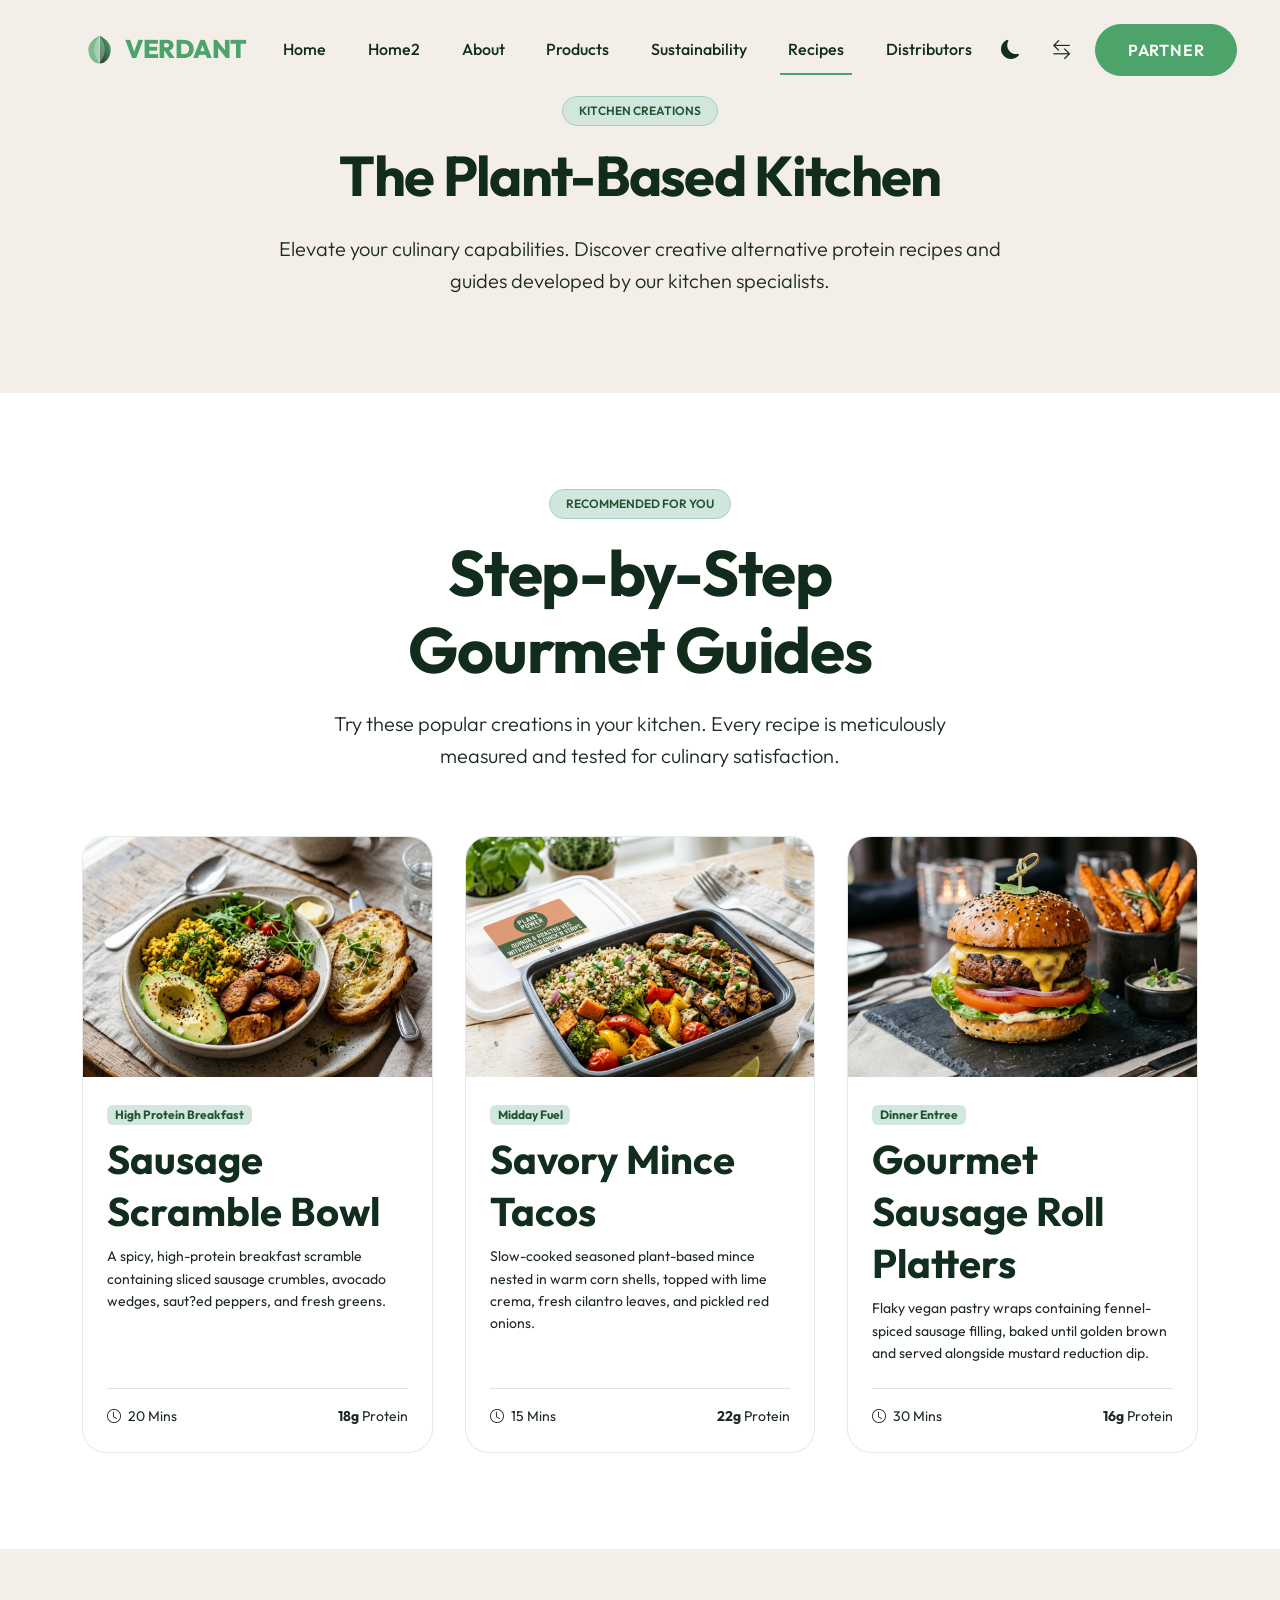
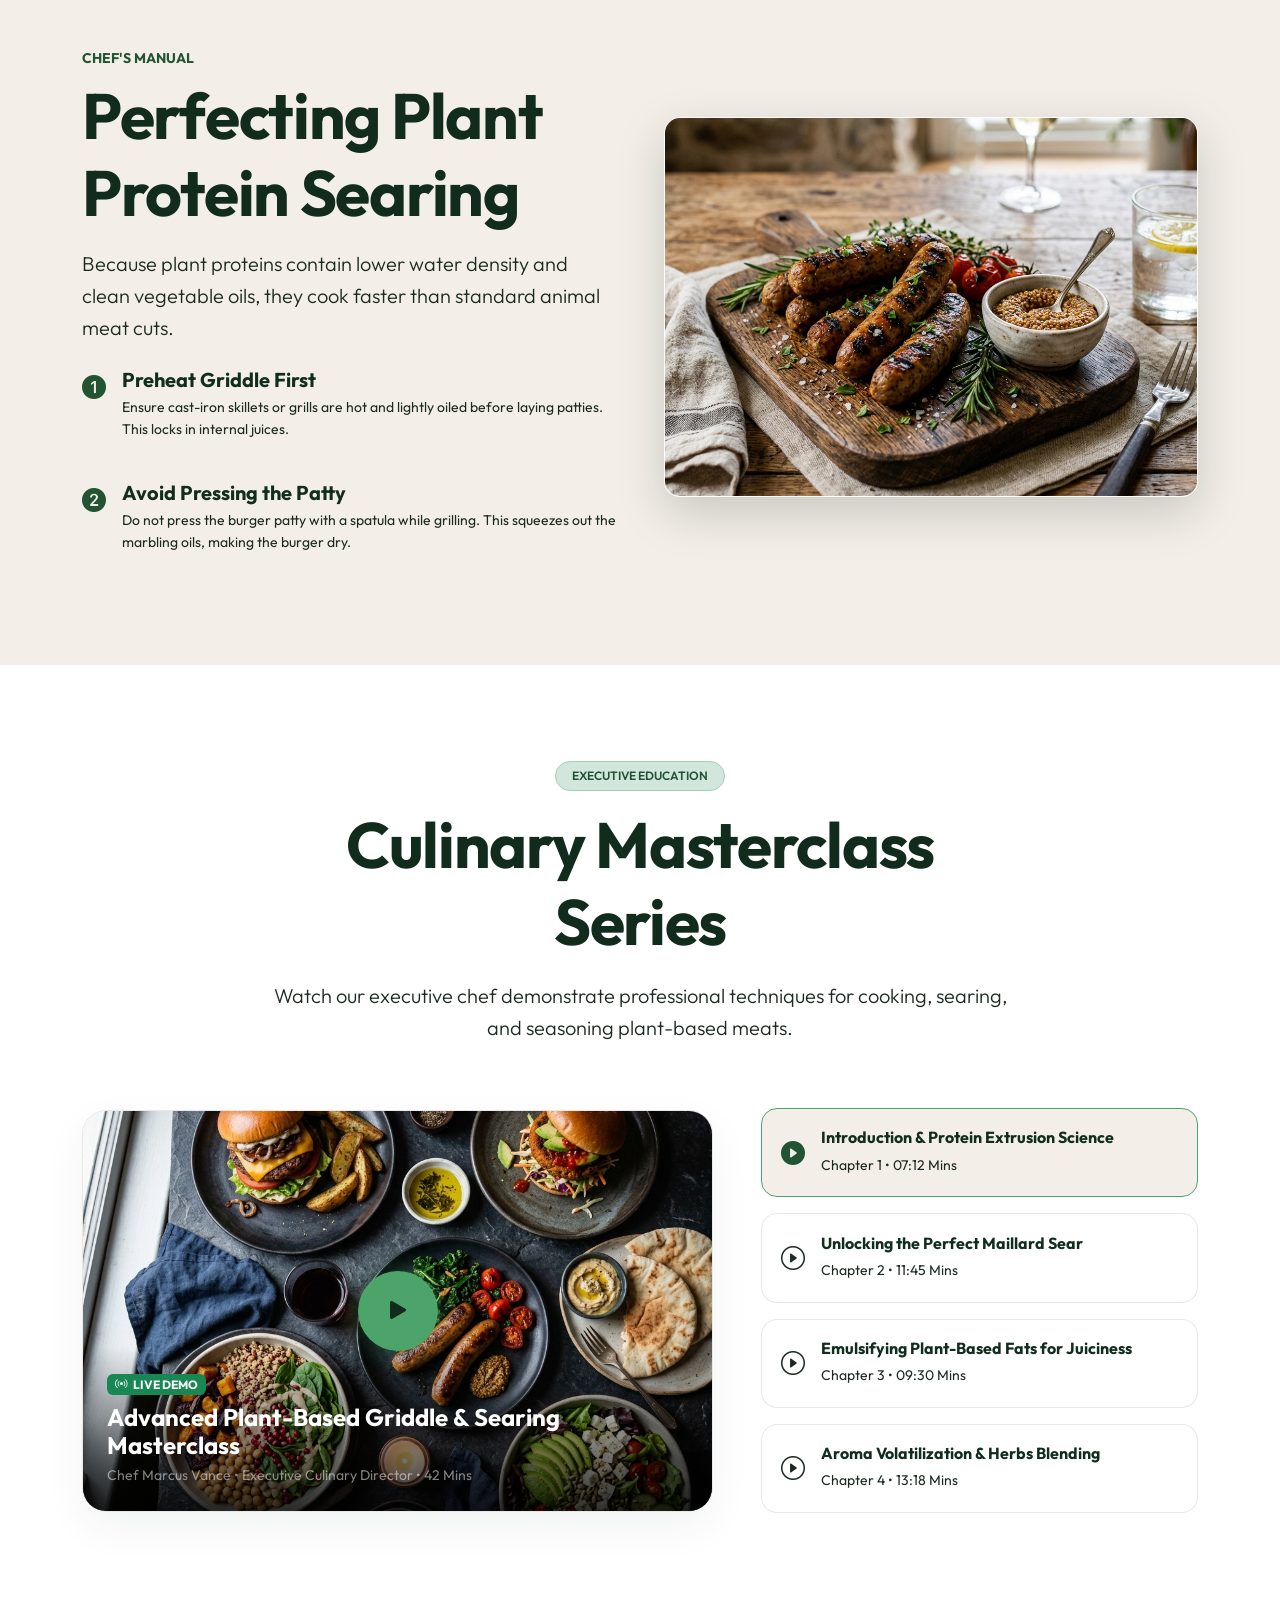
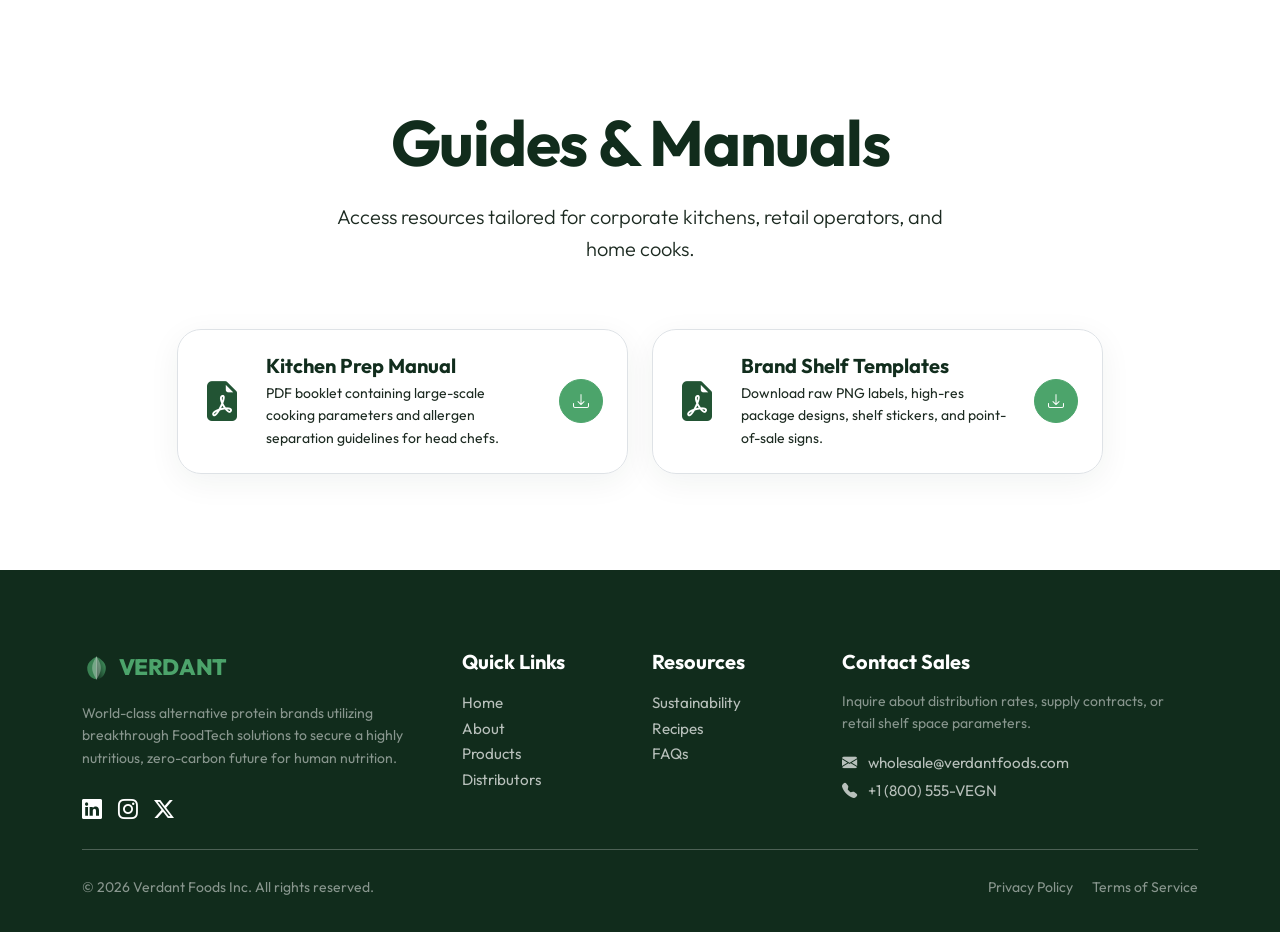
<file: recipes.html>
<!DOCTYPE html>
<html lang="en" data-theme="light" dir="ltr">
<head>
  <meta charset="UTF-8">
  <meta name="viewport" content="width=device-width, initial-scale=1.0">
  <title>Recipes & Guides | Verdant Kitchen</title>
  <meta name="description" content="Discover creative gourmet recipes utilizing plant-based meat substitutes. Access cooking tips and PDF manuals compiled by our corporate chefs.">
  <!-- Bootstrap 5 CDN -->
  <link href="https://cdn.jsdelivr.net/npm/bootstrap@5.3.3/dist/css/bootstrap.min.css" rel="stylesheet">
  <!-- Bootstrap Icons CDN -->
  <link href="https://cdn.jsdelivr.net/npm/bootstrap-icons@1.11.3/font/bootstrap-icons.min.css" rel="stylesheet">
  <!-- Animate.css CDN -->
  <link rel="stylesheet" href="https://cdnjs.cloudflare.com/ajax/libs/animate.css/4.1.1/animate.min.css">
  <!-- Custom CSS -->
  <link href="assets/css/styles.css?v=1.7" rel="stylesheet">
  <!-- Favicon SVG -->
  <link rel="icon" type="image/png" href="assets/images/favicon.png?v=1.1">
  <style>
    /* Redesigned 3-Column Recipe Grid */
    .recipe-grid {
      display: flex;
      flex-wrap: wrap;
      justify-content: center;
      gap: 2rem;
    }
    .recipe-card {
      background: var(--color-card-bg);
      border: 1px solid var(--color-border);
      border-radius: 24px;
      overflow: hidden;
      display: flex;
      flex-direction: column;
      height: auto;
      width: calc(33.333% - 1.34rem);
      transition: var(--transition-smooth);
    }
    .recipe-card-img {
      width: 100%;
      height: 240px;
      object-fit: cover;
      transition: var(--transition-smooth);
    }
    .recipe-card:hover {
      transform: translateY(-8px);
      border-color: var(--color-secondary);
      box-shadow: 0 15px 35px var(--glass-shadow);
    }
    .recipe-card:hover .recipe-card-img {
      transform: scale(1.05);
    }
    
    @media (max-width: 991.98px) {
      .recipe-card {
        width: calc(50% - 1rem);
      }
    }
    @media (max-width: 767.98px) {
      .recipe-card {
        width: 100%;
      }
    }

    /* Masterclass Video Card Styles */
    .video-preview-card {
      position: relative;
      border-radius: 24px;
      overflow: hidden;
      box-shadow: 0 15px 40px var(--glass-shadow);
      border: 1px solid var(--color-border);
      cursor: pointer;
    }
    .video-preview-card img {
      width: 100%;
      height: 400px;
      object-fit: cover;
      transition: var(--transition-smooth);
    }
    .video-preview-card:hover img {
      transform: scale(1.03);
    }
    .play-btn-glow {
      position: absolute;
      top: 50%;
      left: 50%;
      transform: translate(-50%, -50%);
      width: 80px;
      height: 80px;
      background-color: var(--color-secondary);
      border-radius: 50%;
      color: var(--color-primary);
      box-shadow: 0 0 30px rgba(76, 166, 107, 0.4);
      transition: var(--transition-smooth);
      display: flex;
      align-items: center;
      justify-content: center;
      z-index: 10;
    }
    .video-preview-card:hover .play-btn-glow {
      transform: translate(-50%, -50%) scale(1.1);
      background-color: var(--color-primary);
      color: var(--color-secondary);
    }
    .chapter-item {
      background: var(--color-card-bg);
      border: 1px solid var(--color-border);
      border-radius: 16px;
      padding: 1.2rem;
      transition: var(--transition-smooth);
      cursor: pointer;
      display: flex;
      align-items: center;
      gap: 1rem;
    }
    .chapter-item:hover {
      border-color: var(--color-secondary);
      transform: translateX(5px);
      background-color: var(--color-accent);
    }
    .chapter-item.active {
      border-color: var(--color-secondary);
      background-color: var(--color-accent);
    }
  </style>
</head>
<body>

  <!-- STICKY HEADER -->
  <nav class="navbar navbar-expand-lg premium-navbar">
    <div class="container">
      <a class="navbar-brand d-flex align-items-center" href="index.html" style="font-weight: 800; font-size: 1.6rem; color: var(--color-primary); letter-spacing: -0.02em;">
        <img src="assets/images/logo.svg" alt="Verdant Logo" class="brand-logo me-2"><span style="color: var(--color-secondary);">VERDANT</span>
      </a>
      <button class="navbar-toggler" type="button" data-bs-toggle="collapse" data-bs-target="#navbarContent" aria-controls="navbarContent" aria-expanded="false" aria-label="Toggle navigation">
        <span class="navbar-toggler-icon"></span>
      </button>
      <div class="collapse navbar-collapse" id="navbarContent">
        <ul class="navbar-nav mx-auto mb-2 mb-lg-0">
          <li class="nav-item"><a class="nav-link" href="index.html">Home</a></li>
          <li class="nav-item"><a class="nav-link" href="home2.html">Home2 </a></li>
          <li class="nav-item"><a class="nav-link" href="about.html">About</a></li>
          <li class="nav-item"><a class="nav-link" href="products.html">Products</a></li>
          <li class="nav-item"><a class="nav-link" href="sustainability.html">Sustainability</a></li>
          <li class="nav-item"><a class="nav-link active" href="recipes.html">Recipes</a></li>
          <li class="nav-item"><a class="nav-link" href="contact.html">Distributors</a></li>
        </ul>
        <div class="d-flex align-items-center gap-3">
          <button class="btn btn-sm btn-outline-secondary border-0" id="theme-toggle" aria-label="Toggle Dark Mode">
            <i class="bi bi-moon-fill" style="font-size: 1.2rem; color: var(--color-text);"></i>
          </button>
          <button class="btn btn-sm btn-outline-secondary border-0" id="rtl-toggle" aria-label="Toggle RTL">
            <i class="bi bi-arrow-left-right" style="font-size: 1.2rem; color: var(--color-text);"></i>
          </button>
          <a class="btn-premium btn" href="contact.html">Partner</a>
        </div>
      </div>
    </div>
  </nav>

  <!-- EDITORIAL HERO -->
  <header class="py-5 position-relative overflow-hidden d-flex align-items-center" style="background-color: var(--color-accent); padding-top: 150px; min-height: 350px;">
    <div class="organic-blob" style="top: -10%; left: -10%;"></div>
    <div class="container position-relative z-3 py-5">
      <div class="row text-center justify-content-center">
        <div class="col-lg-8 reveal-on-scroll">
          <span class="badge bg-success-subtle text-success border border-success-subtle px-3 py-2 rounded-pill mb-3" style="font-weight: 600;">KITCHEN CREATIONS</span>
          <h1 class="display-4 fw-bold">The Plant-Based Kitchen</h1>
          <p class="lead text-muted mb-0">Elevate your culinary capabilities. Discover creative alternative protein recipes and guides developed by our kitchen specialists.</p>
        </div>
      </div>
    </div>
  </header>

  <!-- REDESIGNED RECIPE GRID -->
  <section class="py-5 bg-white" style="background-color: var(--color-bg) !important;">
    <div class="container py-5">
      <div class="row justify-content-center text-center mb-5 reveal-on-scroll">
        <div class="col-lg-7">
          <span class="badge bg-success-subtle text-success border border-success-subtle px-3 py-2 rounded-pill mb-3" style="font-weight: 600;">RECOMMENDED FOR YOU</span>
          <h2 class="fw-bold">Step-by-Step Gourmet Guides</h2>
          <p class="lead text-muted">Try these popular creations in your kitchen. Every recipe is meticulously measured and tested for culinary satisfaction.</p>
        </div>
      </div>
      <div class="recipe-grid">
        
        <!-- Recipe 1: Vertical Card (Spelt Scramble) -->
        <div class="recipe-card reveal-on-scroll">
          <div class="overflow-hidden">
            <img class="recipe-card-img" src="assets/images/recipes_breakfast.png" alt="Vegan Sausage Scramble Bowl">
          </div>
          <div class="p-4 flex-grow-1 d-flex flex-column justify-content-between">
            <div>
              <span class="badge bg-success-subtle text-success mb-2">High Protein Breakfast</span>
              <h3 class="fw-bold mb-2">Sausage Scramble Bowl</h3>
              <p class="small text-muted mb-4">A spicy, high-protein breakfast scramble containing sliced sausage crumbles, avocado wedges, saut?ed peppers, and fresh greens.</p>
            </div>
            <div class="d-flex justify-content-between border-top pt-3 text-muted small">
              <span><i class="bi bi-clock me-1"></i> 20 Mins</span>
              <span><strong>18g</strong> Protein</span>
            </div>
          </div>
        </div>

        <!-- Recipe 2: Vertical Card (Taco Ground) -->
        <div class="recipe-card reveal-on-scroll" style="transition-delay: 0.1s;">
          <div class="overflow-hidden">
            <img class="recipe-card-img" src="assets/images/recipes_lunch.png" alt="Vegan Ground Tacos">
          </div>
          <div class="p-4 flex-grow-1 d-flex flex-column justify-content-between">
            <div>
              <span class="badge bg-success-subtle text-success mb-2">Midday Fuel</span>
              <h3 class="fw-bold mb-2">Savory Mince Tacos</h3>
              <p class="small text-muted mb-4">Slow-cooked seasoned plant-based mince nested in warm corn shells, topped with lime crema, fresh cilantro leaves, and pickled red onions.</p>
            </div>
            <div class="d-flex justify-content-between border-top pt-3 text-muted small">
              <span><i class="bi bi-clock me-1"></i> 15 Mins</span>
              <span><strong>22g</strong> Protein</span>
            </div>
          </div>
        </div>

        <!-- Recipe 3: Vertical Card (Sausage Platter) -->
        <div class="recipe-card reveal-on-scroll" style="transition-delay: 0.2s;">
          <div class="overflow-hidden">
            <img class="recipe-card-img" src="assets/images/recipes_dinner.png" alt="Gourmet Sausage Roll Tray">
          </div>
          <div class="p-4 flex-grow-1 d-flex flex-column justify-content-between">
            <div>
              <span class="badge bg-success-subtle text-success mb-2">Dinner Entree</span>
              <h3 class="fw-bold mb-2">Gourmet Sausage Roll Platters</h3>
              <p class="small text-muted mb-4">Flaky vegan pastry wraps containing fennel-spiced sausage filling, baked until golden brown and served alongside mustard reduction dip.</p>
            </div>
            <div class="d-flex justify-content-between border-top pt-3 text-muted small">
              <span><i class="bi bi-clock me-1"></i> 30 Mins</span>
              <span><strong>16g</strong> Protein</span>
            </div>
          </div>
        </div>

      </div>
    </div>
  </section>

  <!-- COOKING TIPS -->
  <section class="py-5" style="background-color: var(--color-accent);">
    <div class="container py-5">
      <div class="row align-items-center g-5">
        <div class="col-lg-6 reveal-on-scroll">
          <span class="text-uppercase small text-success fw-bold">Chef's Manual</span>
          <h2 class="fw-bold mb-3 mt-2">Perfecting Plant Protein Searing</h2>
          <p class="lead text-muted mb-4">Because plant proteins contain lower water density and clean vegetable oils, they cook faster than standard animal meat cuts.</p>
          
          <div class="d-flex gap-3 mb-4">
            <div class="fs-4 text-success"><i class="bi bi-1-circle-fill"></i></div>
            <div>
              <h5 class="fw-bold mb-1">Preheat Griddle First</h5>
              <p class="small text-muted">Ensure cast-iron skillets or grills are hot and lightly oiled before laying patties. This locks in internal juices.</p>
            </div>
          </div>
          <div class="d-flex gap-3">
            <div class="fs-4 text-success"><i class="bi bi-2-circle-fill"></i></div>
            <div>
              <h5 class="fw-bold mb-1">Avoid Pressing the Patty</h5>
              <p class="small text-muted">Do not press the burger patty with a spatula while grilling. This squeezes out the marbling oils, making the burger dry.</p>
            </div>
          </div>
        </div>
        <div class="col-lg-6 text-center reveal-scale">
          <img src="assets/images/home_prod_sausage.png" alt="Sausages griddling on skillet" class="img-fluid rounded-4 shadow-lg border border-1 border-white" style="max-height: 380px; width: 100%; object-fit: cover;">
        </div>
      </div>
    </div>
  </section>

  <!-- CULINARY MASTERCLASS SECTION (NEW) -->
  <section class="py-5" style="background-color: var(--color-bg);">
    <div class="container py-5">
      <div class="row justify-content-center text-center mb-5 reveal-on-scroll">
        <div class="col-lg-8">
          <span class="badge bg-success-subtle text-success border border-success-subtle px-3 py-2 rounded-pill mb-3" style="font-weight: 600;">EXECUTIVE EDUCATION</span>
          <h2 class="fw-bold">Culinary Masterclass Series</h2>
          <p class="lead text-muted">Watch our executive chef demonstrate professional techniques for cooking, searing, and seasoning plant-based meats.</p>
        </div>
      </div>

      <div class="row g-5 align-items-center">
        <!-- Masterclass Video Player -->
        <div class="col-lg-7 reveal-scale">
          <div class="video-preview-card" data-bs-toggle="modal" data-bs-target="#videoModal">
            <div class="play-btn-glow">
              <i class="bi bi-play-fill fs-2"></i>
            </div>
            <img src="assets/images/recipes_hero.png" alt="Chef plating gourmet plant-based dishes">
            <div class="position-absolute bottom-0 start-0 w-100 p-4 text-white" style="background: linear-gradient(to top, rgba(0,0,0,0.8), transparent); z-index: 5;">
              <span class="badge bg-success mb-2"><i class="bi bi-broadcast me-1"></i> LIVE DEMO</span>
              <h4 class="fw-bold mb-1">Advanced Plant-Based Griddle & Searing Masterclass</h4>
              <p class="small text-white-50 mb-0">Chef Marcus Vance &bull; Executive Culinary Director &bull; 42 Mins</p>
            </div>
          </div>
        </div>

        <!-- Masterclass Playlist Sidebar -->
        <div class="col-lg-5 reveal-on-scroll">
          <div class="d-flex flex-column gap-3">
            <div class="chapter-item active" onclick="playChapter(0)">
              <div class="fs-4 text-success"><i class="bi bi-play-circle-fill"></i></div>
              <div class="flex-grow-1">
                <h6 class="fw-bold mb-1">Introduction & Protein Extrusion Science</h6>
                <span class="small text-muted">Chapter 1 &bull; 07:12 Mins</span>
              </div>
            </div>
            
            <div class="chapter-item" onclick="playChapter(1)">
              <div class="fs-4 text-muted"><i class="bi bi-play-circle"></i></div>
              <div class="flex-grow-1">
                <h6 class="fw-bold mb-1">Unlocking the Perfect Maillard Sear</h6>
                <span class="small text-muted">Chapter 2 &bull; 11:45 Mins</span>
              </div>
            </div>

            <div class="chapter-item" onclick="playChapter(2)">
              <div class="fs-4 text-muted"><i class="bi bi-play-circle"></i></div>
              <div class="flex-grow-1">
                <h6 class="fw-bold mb-1">Emulsifying Plant-Based Fats for Juiciness</h6>
                <span class="small text-muted">Chapter 3 &bull; 09:30 Mins</span>
              </div>
            </div>

            <div class="chapter-item" onclick="playChapter(3)">
              <div class="fs-4 text-muted"><i class="bi bi-play-circle"></i></div>
              <div class="flex-grow-1">
                <h6 class="fw-bold mb-1">Aroma Volatilization & Herbs Blending</h6>
                <span class="small text-muted">Chapter 4 &bull; 13:18 Mins</span>
              </div>
            </div>
          </div>
        </div>
      </div>
    </div>
  </section>

  <!-- VIDEO MODAL -->
  <div class="modal fade" id="videoModal" tabindex="-1" aria-labelledby="videoModalLabel" aria-hidden="true">
    <div class="modal-dialog modal-dialog-centered modal-lg">
      <div class="modal-content bg-dark border-secondary">
        <div class="modal-header border-0">
          <h5 class="modal-title text-white fw-bold" id="videoModalLabel">Griddle & Searing Masterclass - Chapter 1</h5>
          <button type="button" class="btn-close btn-close-white" data-bs-dismiss="modal" aria-label="Close"></button>
        </div>
        <div class="modal-body p-0">
          <!-- Video Container -->
          <div class="ratio ratio-16x9">
            <div class="d-flex flex-column align-items-center justify-content-center bg-black text-white p-5 text-center">
              <i class="bi bi-cloud-arrow-down-fill text-success fs-1 mb-3 animate-pulse"></i>
              <h4 class="fw-bold">Streaming Video Server Connected</h4>
              <p class="text-white-50 max-width-md">Connecting to Verdant's high-speed video distribution network. Please wait...</p>
              <div class="spinner-border text-success" role="status">
                <span class="visually-hidden">Loading...</span>
              </div>
            </div>
          </div>
        </div>
      </div>
    </div>
  </div>

  <!-- DOWNLOADABLE RESOURCES -->
  <section class="py-5" style="background-color: var(--color-bg);">
    <div class="container py-5">
      <div class="row justify-content-center text-center mb-5 reveal-on-scroll">
        <div class="col-lg-7">
          <h2 class="fw-bold">Guides & Manuals</h2>
          <p class="lead text-muted">Access resources tailored for corporate kitchens, retail operators, and home cooks.</p>
        </div>
      </div>

      <div class="row g-4 justify-content-center">
        <!-- Card 1 -->
        <div class="col-12 col-lg-5 reveal-on-scroll">
          <div class="glass-card p-4 border d-flex flex-column flex-lg-row align-items-center gap-4 h-100">
            <div class="fs-1 text-success"><i class="bi bi-file-earmark-pdf-fill"></i></div>
            <div class="flex-grow-1 text-center text-lg-start">
              <h4 class="h5 fw-bold mb-1">Kitchen Prep Manual</h4>
              <p class="small text-muted mb-0">PDF booklet containing large-scale cooking parameters and allergen separation guidelines for head chefs.</p>
            </div>
            <div>
              <a href="#" class="btn btn-premium btn-premium-circle" aria-label="Download Kitchen Prep Manual"><i class="bi bi-download"></i></a>
            </div>
          </div>
        </div>

        <!-- Card 2 -->
        <div class="col-12 col-lg-5 reveal-on-scroll" style="transition-delay: 0.1s;">
          <div class="glass-card p-4 border d-flex flex-column flex-lg-row align-items-center gap-4 h-100">
            <div class="fs-1 text-success"><i class="bi bi-file-earmark-pdf-fill"></i></div>
            <div class="flex-grow-1 text-center text-lg-start">
              <h4 class="h5 fw-bold mb-1">Brand Shelf Templates</h4>
              <p class="small text-muted mb-0">Download raw PNG labels, high-res package designs, shelf stickers, and point-of-sale signs.</p>
            </div>
            <div>
              <a href="#" class="btn btn-premium btn-premium-circle" aria-label="Download Brand Shelf Templates"><i class="bi bi-download"></i></a>
            </div>
          </div>
        </div>
      </div>
    </div>
  </section>

  <!-- FOOTER -->
  <footer>
    <div class="container">
      <div class="row g-4">
        <div class="col-lg-4 col-md-6 col-6">
          <a class="d-flex align-items-center mb-3 text-white" href="index.html" style="font-weight: 800; font-size: 1.4rem; text-decoration: none; letter-spacing: -0.02em;">
            <img src="assets/images/logo.svg" alt="Verdant Logo" class="brand-logo me-2"><span style="color: var(--color-secondary);">VERDANT</span>
          </a>
          <p class="text-white-50 small mb-4">World-class alternative protein brands utilizing breakthrough FoodTech solutions to secure a highly nutritious, zero-carbon future for human nutrition.</p>
          <div class="d-flex gap-3">
            <a href="#" aria-label="LinkedIn" class="text-white fs-5"><i class="bi bi-linkedin"></i></a>
            <a href="#" aria-label="Instagram" class="text-white fs-5"><i class="bi bi-instagram"></i></a>
            <a href="#" aria-label="Twitter" class="text-white fs-5"><i class="bi bi-twitter-x"></i></a>
          </div>
        </div>
        <div class="col-lg-2 col-md-6 col-6">
          <h5 class="fw-bold text-white mb-3">Quick Links</h5>
          <ul class="list-unstyled">
            <li><a href="index.html">Home</a></li>
            <li><a href="about.html">About</a></li>
            <li><a href="products.html">Products</a></li>
            <li><a href="contact.html">Distributors</a></li>
          </ul>
        </div>
        <div class="col-lg-2 col-md-6 col-6">
          <h5 class="fw-bold text-white mb-3">Resources</h5>
          <ul class="list-unstyled">
            <li><a href="sustainability.html">Sustainability</a></li>
            <li><a href="recipes.html">Recipes</a></li>
            <li><a href="contact.html#faq">FAQs</a></li>
          </ul>
        </div>
        <div class="col-lg-4 col-md-6 col-6">
          <h5 class="fw-bold text-white mb-3">Contact Sales</h5>
          <p class="small text-white-50">Inquire about distribution rates, supply contracts, or retail shelf space parameters.</p>
          <p class="mb-1"><i class="bi bi-envelope-fill me-2"></i> wholesale@verdantfoods.com</p>
          <p><i class="bi bi-telephone-fill me-2"></i> +1 (800) 555-VEGN</p>
        </div>
      </div>
      <hr class="my-4 border-white-50">
      <div class="row align-items-center">
        <div class="col-md-6 text-center text-md-start">
          <span class="small text-white-50">&copy; 2026 Verdant Foods Inc. All rights reserved.</span>
        </div>
        <div class="col-md-6 text-center text-md-end mt-2 mt-md-0">
          <a href="#" class="small text-white-50 me-3">Privacy Policy</a>
          <a href="#" class="small text-white-50">Terms of Service</a>
        </div>
      </div>
    </div>
  </footer>

  <!-- BACK TO TOP BUTTON -->
  <div class="back-to-top" id="back-to-top" aria-label="Back to Top">
    <i class="bi bi-arrow-up-short" style="font-size: 1.8rem;"></i>
  </div>

  <!-- Interactive Chapter Controller -->
  <script>
    const chapters = [
      { title: "Griddle & Searing Masterclass - Chapter 1: Intro & Science", time: "07:12" },
      { title: "Griddle & Searing Masterclass - Chapter 2: Perfect Sear", time: "11:45" },
      { title: "Griddle & Searing Masterclass - Chapter 3: Fat Emulsification", time: "09:30" },
      { title: "Griddle & Searing Masterclass - Chapter 4: Aroma & Herbs", time: "13:18" }
    ];

    function playChapter(index) {
      // Toggle active states in sidebar
      const items = document.querySelectorAll('.chapter-item');
      items.forEach((item, idx) => {
        const icon = item.querySelector('i');
        if (idx === index) {
          item.classList.add('active');
          icon.className = 'bi bi-play-circle-fill';
          icon.parentNode.className = 'fs-4 text-success';
        } else {
          item.classList.remove('active');
          icon.className = 'bi bi-play-circle';
          icon.parentNode.className = 'fs-4 text-muted';
        }
      });
      
      // Update modal title
      document.getElementById('videoModalLabel').innerText = chapters[index].title;
      
      // Trigger modal open
      const modal = new bootstrap.Modal(document.getElementById('videoModal'));
      modal.show();
    }
  </script>

  <!-- Bootstrap 5 JS Bundle with Popper -->
  <script src="https://cdn.jsdelivr.net/npm/bootstrap@5.3.3/dist/js/bootstrap.bundle.min.js"></script>
  <!-- Custom JS -->
  <script src="assets/js/app.js?v=1.4"></script>
</body>
</html>
</file>
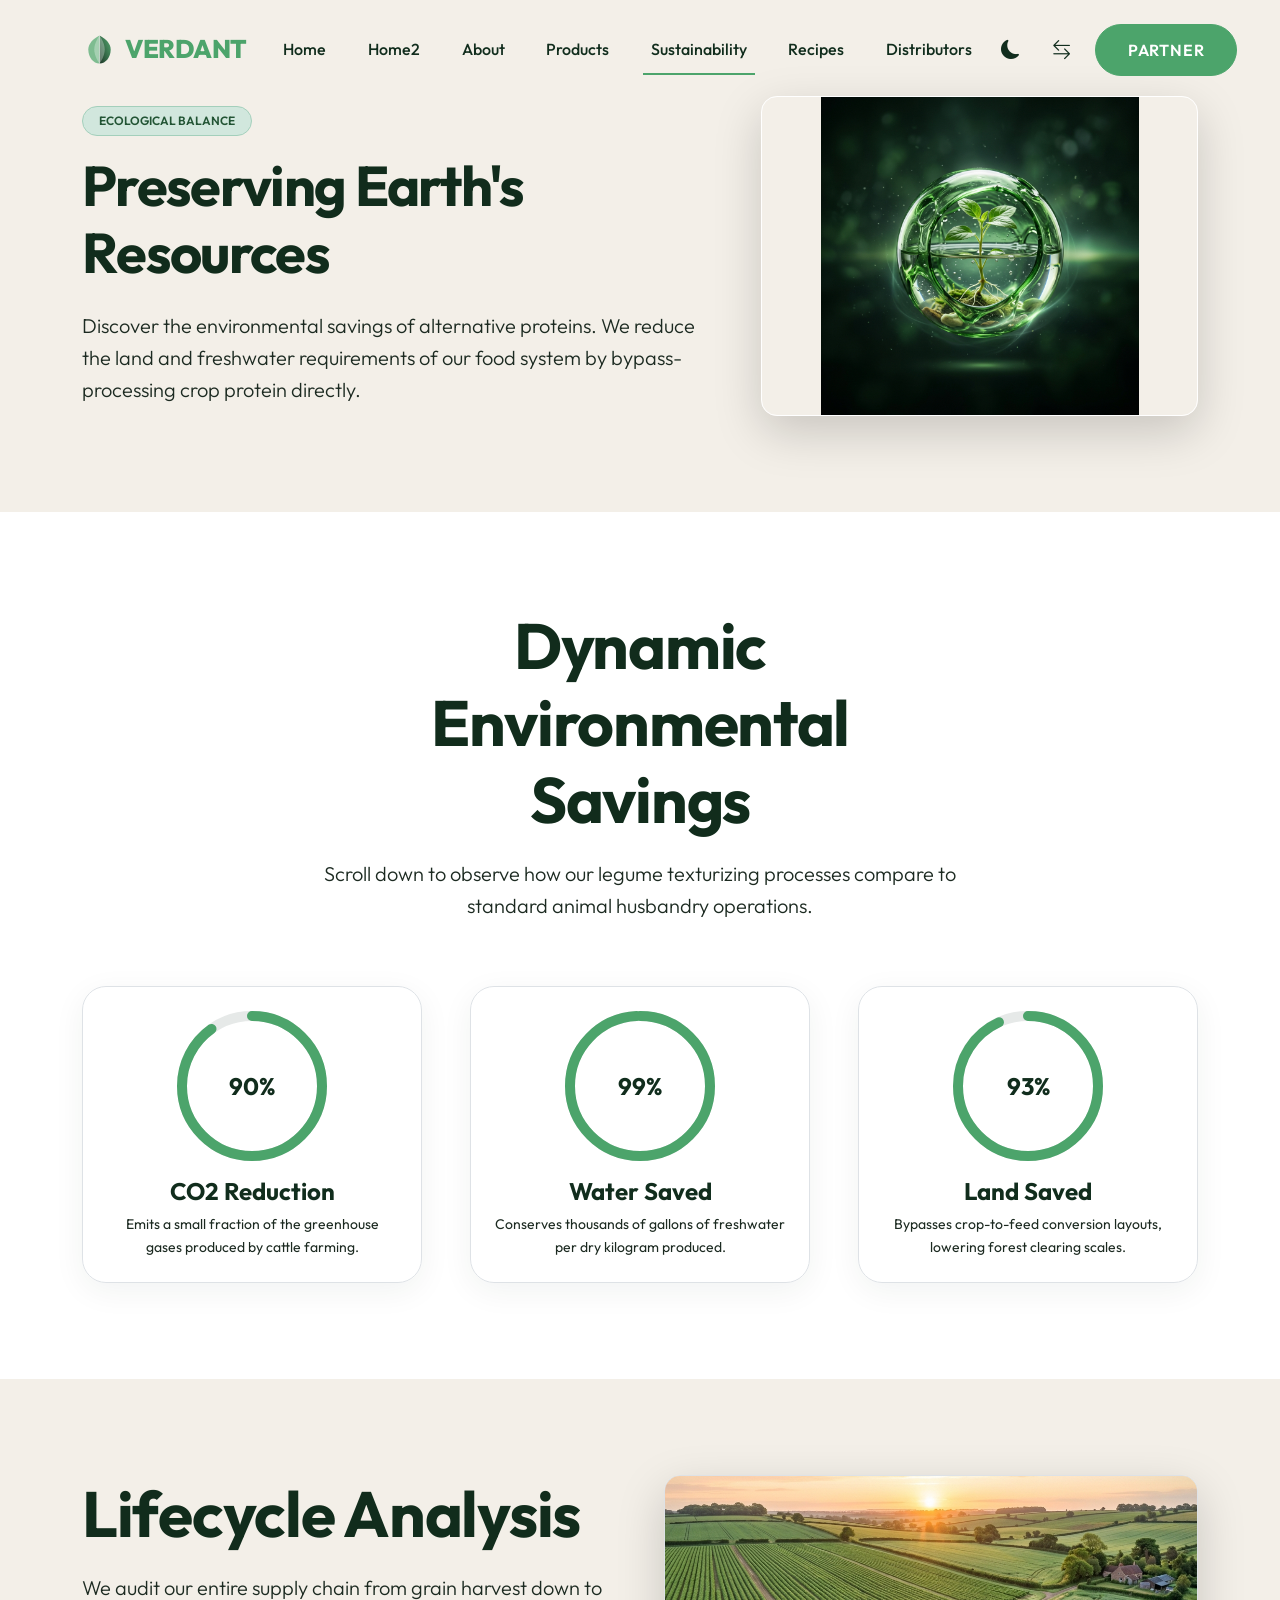
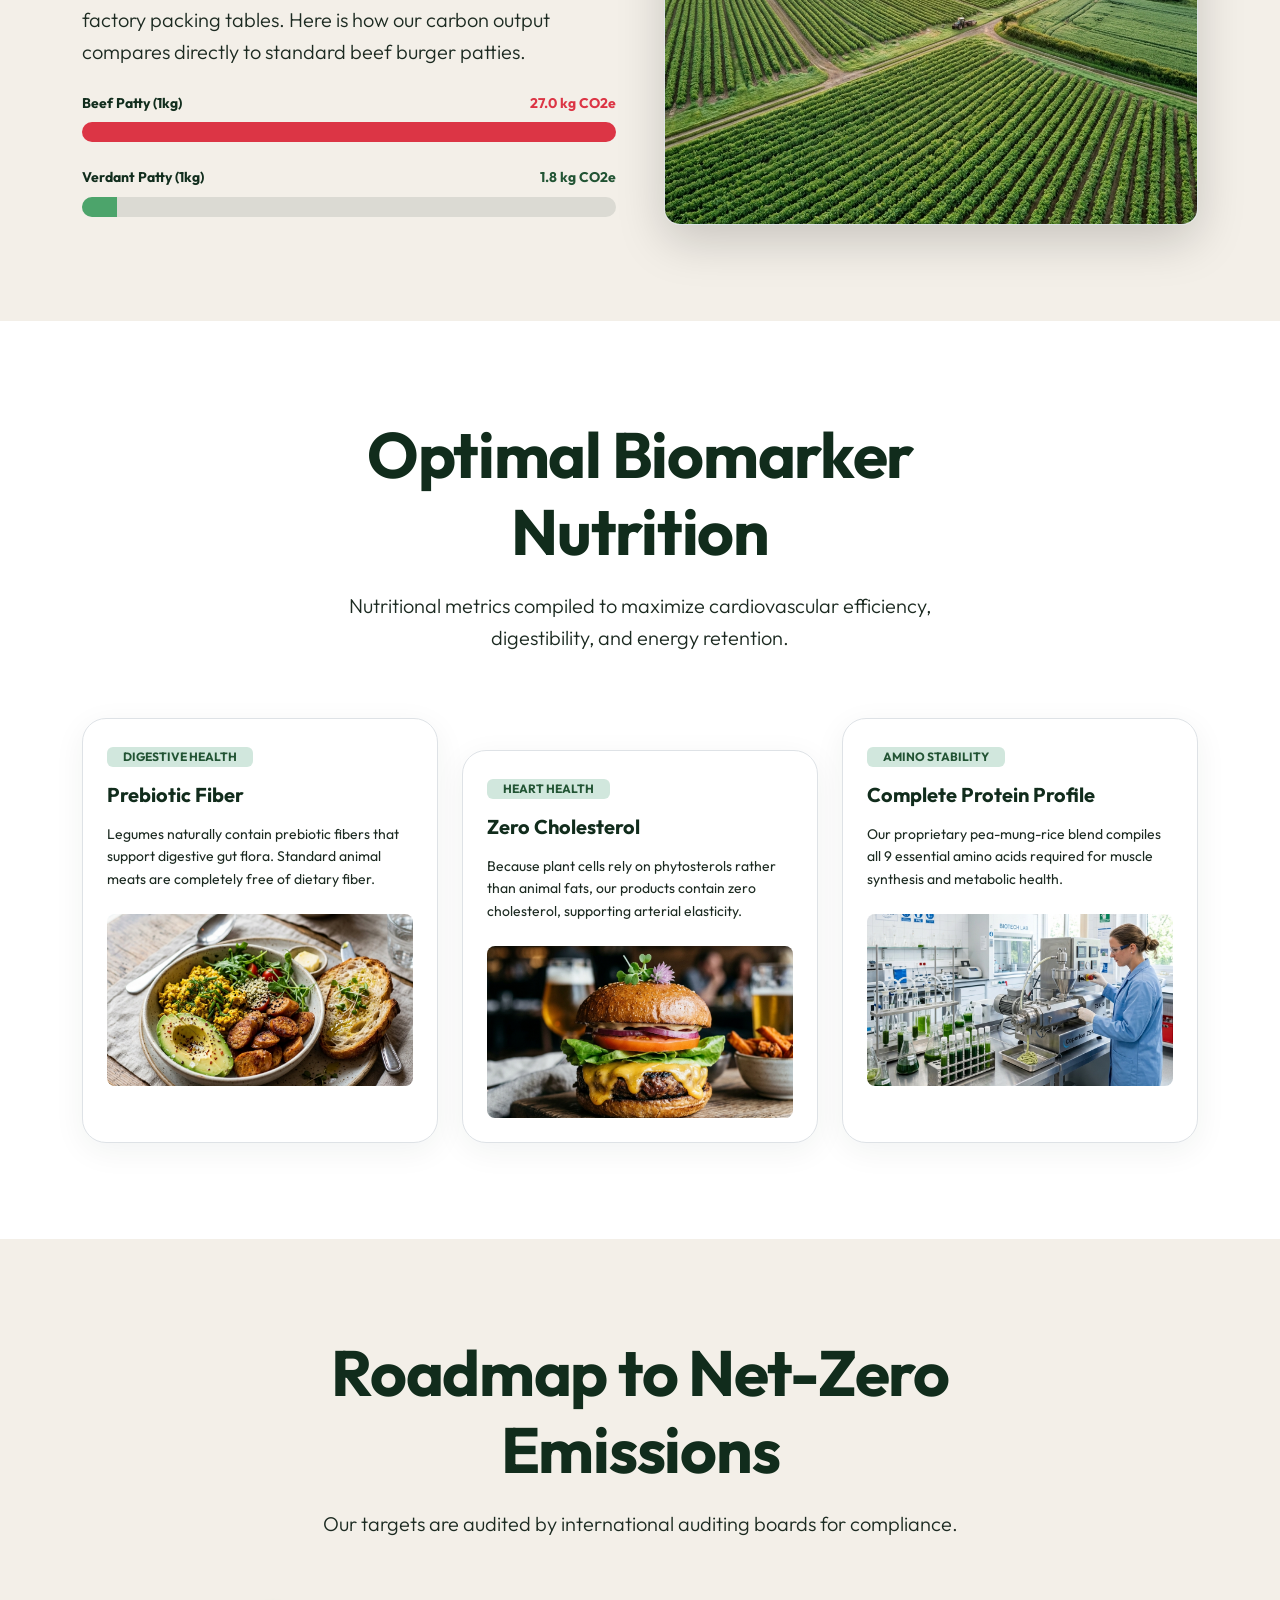
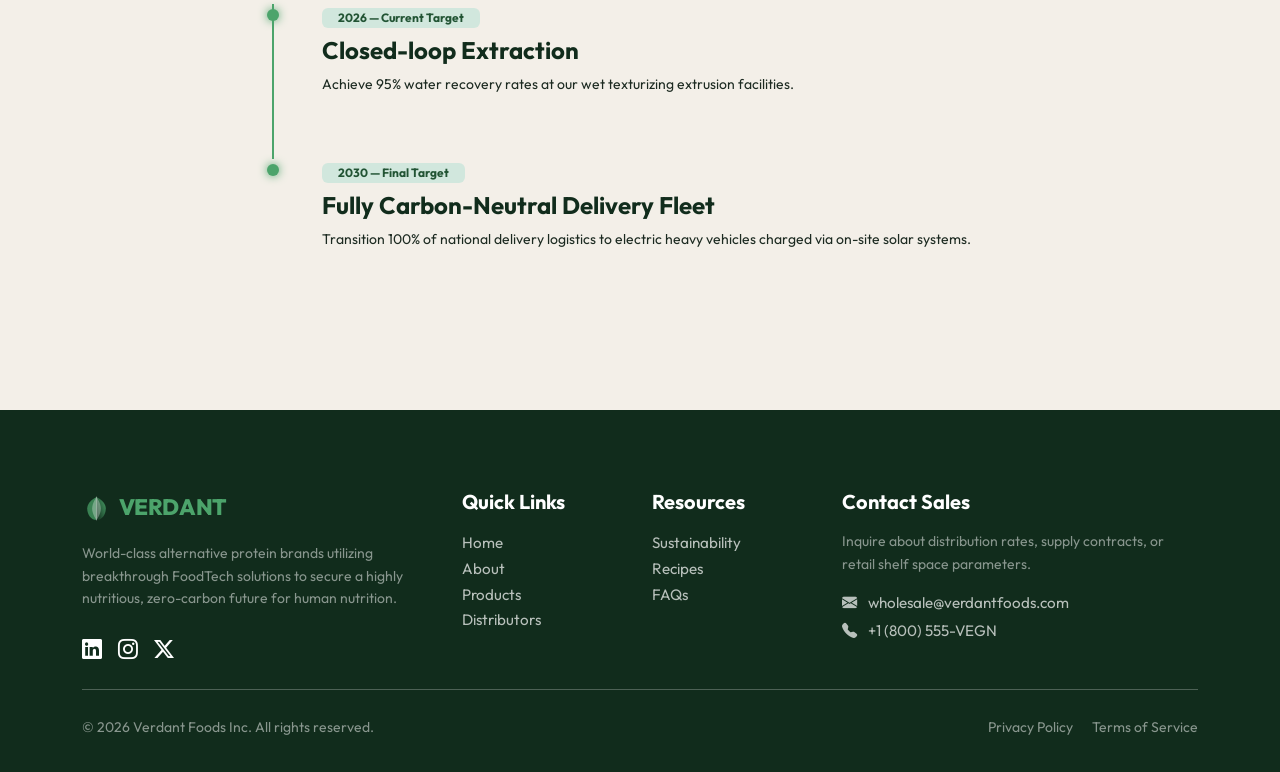
<file: sustainability.html>
<!DOCTYPE html>
<html lang="en" data-theme="light" dir="ltr">
<head>
  <meta charset="UTF-8">
  <meta name="viewport" content="width=device-width, initial-scale=1.0">
  <title>Sustainability & Nutrition | Verdant EcoTech</title>
  <meta name="description" content="Discover Verdant's environmental benchmarks. We save 99% water and 90% carbon compared to animal farming while providing complete clean protein.">
  <!-- Bootstrap 5 CDN -->
  <link href="https://cdn.jsdelivr.net/npm/bootstrap@5.3.3/dist/css/bootstrap.min.css" rel="stylesheet">
  <!-- Bootstrap Icons CDN -->
  <link href="https://cdn.jsdelivr.net/npm/bootstrap-icons@1.11.3/font/bootstrap-icons.min.css" rel="stylesheet">
  <!-- Animate.css CDN -->
  <link rel="stylesheet" href="https://cdnjs.cloudflare.com/ajax/libs/animate.css/4.1.1/animate.min.css">
  <!-- Custom CSS -->
  <link href="assets/css/styles.css?v=1.7" rel="stylesheet">
  <!-- Favicon SVG -->
  <link rel="icon" type="image/png" href="assets/images/favicon.png?v=1.1">
  <style>
    /* Unique Circular SVG Progress Meters */
    .metric-ring-container {
      position: relative;
      width: 150px;
      height: 150px;
      margin: 0 auto;
    }
    .metric-ring-svg {
      transform: rotate(-90deg);
      width: 100%;
      height: 100%;
    }
    .metric-ring-bg {
      fill: none;
      stroke: var(--color-border);
      stroke-width: 10;
    }
    .metric-ring-fill {
      fill: none;
      stroke: var(--color-secondary);
      stroke-width: 10;
      stroke-linecap: round;
      stroke-dasharray: 440;
      stroke-dashoffset: 440;
      transition: stroke-dashoffset 2s cubic-bezier(0.16, 1, 0.3, 1);
    }
    .metric-ring-label {
      position: absolute;
      top: 50%;
      left: 50%;
      transform: translate(-50%, -50%);
      font-size: 1.5rem;
      font-weight: 700;
      color: var(--color-text);
    }
    /* Comparison Bar Chart */
    .compare-bar {
      height: 20px;
      border-radius: 10px;
      background-color: var(--color-border);
      overflow: hidden;
      margin-bottom: 0.5rem;
    }
    .compare-fill-red {
      height: 100%;
      background-color: #dc3545;
      width: 100%;
    }
    .compare-fill-green {
      height: 100%;
      background-color: var(--color-secondary);
      width: 0;
      transition: width 1.5s ease-out;
    }
    /* Asymmetric grid styling */
    .asymmetric-col-tall {
      padding-top: 2rem;
    }
  </style>
</head>
<body>

  <!-- STICKY HEADER -->
  <nav class="navbar navbar-expand-lg premium-navbar">
    <div class="container">
      <a class="navbar-brand d-flex align-items-center" href="index.html" style="font-weight: 800; font-size: 1.6rem; color: var(--color-primary); letter-spacing: -0.02em;">
        <img src="assets/images/logo.svg" alt="Verdant Logo" class="brand-logo me-2"><span style="color: var(--color-secondary);">VERDANT</span>
      </a>
      <button class="navbar-toggler" type="button" data-bs-toggle="collapse" data-bs-target="#navbarContent" aria-controls="navbarContent" aria-expanded="false" aria-label="Toggle navigation">
        <span class="navbar-toggler-icon"></span>
      </button>
      <div class="collapse navbar-collapse" id="navbarContent">
        <ul class="navbar-nav mx-auto mb-2 mb-lg-0">
          <li class="nav-item"><a class="nav-link" href="index.html">Home</a></li>
          <li class="nav-item"><a class="nav-link" href="home2.html">Home2 </a></li>
          <li class="nav-item"><a class="nav-link" href="about.html">About</a></li>
          <li class="nav-item"><a class="nav-link" href="products.html">Products</a></li>
          <li class="nav-item"><a class="nav-link active" href="sustainability.html">Sustainability</a></li>
          <li class="nav-item"><a class="nav-link" href="recipes.html">Recipes</a></li>
          <li class="nav-item"><a class="nav-link" href="contact.html">Distributors</a></li>
        </ul>
        <div class="d-flex align-items-center gap-3">
          <button class="btn btn-sm btn-outline-secondary border-0" id="theme-toggle" aria-label="Toggle Dark Mode">
            <i class="bi bi-moon-fill" style="font-size: 1.2rem; color: var(--color-text);"></i>
          </button>
          <button class="btn btn-sm btn-outline-secondary border-0" id="rtl-toggle" aria-label="Toggle RTL">
            <i class="bi bi-arrow-left-right" style="font-size: 1.2rem; color: var(--color-text);"></i>
          </button>
          <a class="btn-premium btn" href="contact.html">Partner</a>
        </div>
      </div>
    </div>
  </nav>

  <!-- TYPOGRAPHY HERO -->
  <header class="py-5 position-relative overflow-hidden d-flex align-items-center" style="background-color: var(--color-accent); padding-top: 150px; min-height: 380px;">
    <div class="organic-blob" style="bottom: 0; right: 0;"></div>
    <div class="container position-relative z-3 py-5">
      <div class="row align-items-center g-5">
        <div class="col-lg-7 reveal-on-scroll">
          <span class="badge bg-success-subtle text-success border border-success-subtle px-3 py-2 rounded-pill mb-3" style="font-weight: 600;">ECOLOGICAL BALANCE</span>
          <h1 class="display-4 fw-bold">Preserving Earth's Resources</h1>
          <p class="lead text-muted mb-0">Discover the environmental savings of alternative proteins. We reduce the land and freshwater requirements of our food system by bypass-processing crop protein directly.</p>
        </div>
        <div class="col-lg-5 text-center reveal-scale">
          <img src="assets/images/home_sustain_chart.png" alt="Ecological glass globe showing earth seedlings" class="img-fluid rounded-4 shadow-lg border border-1 border-white" style="max-height: 320px; width: 100%; max-width: 450px; object-fit: contain; background: transparent;">
        </div>
      </div>
    </div>
  </header>

  <!-- INTERACTIVE ECOLOGICAL METERS -->
  <section class="py-5 bg-white" style="background-color: var(--color-bg) !important;">
    <div class="container py-5">
      <div class="row justify-content-center text-center mb-5 reveal-on-scroll">
        <div class="col-lg-7">
          <h2 class="fw-bold">Dynamic Environmental Savings</h2>
          <p class="lead text-muted">Scroll down to observe how our legume texturizing processes compare to standard animal husbandry operations.</p>
        </div>
      </div>

      <div class="row g-5 justify-content-center text-center">
        <!-- CO2 savings -->
        <div class="col-md-4 reveal-on-scroll">
          <div class="glass-card p-4 h-100 border">
            <div class="metric-ring-container mb-3">
              <svg class="metric-ring-svg">
                <circle class="metric-ring-bg" cx="75" cy="75" r="70" />
                <circle class="metric-ring-fill" id="co2-ring" cx="75" cy="75" r="70" />
              </svg>
              <div class="metric-ring-label">90%</div>
            </div>
            <h4 class="fw-bold mb-2">CO2 Reduction</h4>
            <p class="small text-muted mb-0">Emits a small fraction of the greenhouse gases produced by cattle farming.</p>
          </div>
        </div>

        <!-- Water savings -->
        <div class="col-md-4 reveal-on-scroll" style="transition-delay: 0.1s;">
          <div class="glass-card p-4 h-100 border">
            <div class="metric-ring-container mb-3">
              <svg class="metric-ring-svg">
                <circle class="metric-ring-bg" cx="75" cy="75" r="70" />
                <circle class="metric-ring-fill" id="water-ring" cx="75" cy="75" r="70" />
              </svg>
              <div class="metric-ring-label">99%</div>
            </div>
            <h4 class="fw-bold mb-2">Water Saved</h4>
            <p class="small text-muted mb-0">Conserves thousands of gallons of freshwater per dry kilogram produced.</p>
          </div>
        </div>

        <!-- Land savings -->
        <div class="col-md-4 reveal-on-scroll" style="transition-delay: 0.2s;">
          <div class="glass-card p-4 h-100 border">
            <div class="metric-ring-container mb-3">
              <svg class="metric-ring-svg">
                <circle class="metric-ring-bg" cx="75" cy="75" r="70" />
                <circle class="metric-ring-fill" id="land-ring" cx="75" cy="75" r="70" />
              </svg>
              <div class="metric-ring-label">93%</div>
            </div>
            <h4 class="fw-bold mb-2">Land Saved</h4>
            <p class="small text-muted mb-0">Bypasses crop-to-feed conversion layouts, lowering forest clearing scales.</p>
          </div>
        </div>
      </div>
    </div>
  </section>

  <!-- CARBON COMPARISON DASHBOARD -->
  <section class="py-5" style="background-color: var(--color-accent);">
    <div class="container py-5">
      <div class="row align-items-center g-5">
        <div class="col-lg-6 reveal-on-scroll">
          <h2 class="fw-bold">Lifecycle Analysis</h2>
          <p class="lead text-muted mb-4">We audit our entire supply chain from grain harvest down to factory packing tables. Here is how our carbon output compares directly to standard beef burger patties.</p>
          
          <!-- Beef Patty Bar -->
          <div class="mb-4">
            <div class="d-flex justify-content-between mb-2 small fw-bold">
              <span>Beef Patty (1kg)</span>
              <span class="text-danger">27.0 kg CO2e</span>
            </div>
            <div class="compare-bar">
              <div class="compare-fill-red"></div>
            </div>
          </div>

          <!-- Verdant Patty Bar -->
          <div>
            <div class="d-flex justify-content-between mb-2 small fw-bold">
              <span>Verdant Patty (1kg)</span>
              <span class="text-success" id="verdant-co2-val">1.8 kg CO2e</span>
            </div>
            <div class="compare-bar">
              <div class="compare-fill-green" id="verdant-bar"></div>
            </div>
          </div>
        </div>
        <div class="col-lg-6 reveal-scale">
          <img src="assets/images/home2_journey_farm.png" alt="Crop field farming landscape" class="img-fluid rounded-4 shadow-lg border" style="width: 100%; height: 350px; object-fit: cover;">
        </div>
      </div>
    </div>
  </section>

  <!-- ASYMMETRIC HEALTH & NUTRITION CARDS -->
  <section class="py-5" style="background-color: var(--color-bg);">
    <div class="container py-5">
      <div class="row justify-content-center text-center mb-5 reveal-on-scroll">
        <div class="col-lg-7">
          <h2 class="fw-bold">Optimal Biomarker Nutrition</h2>
          <p class="lead text-muted">Nutritional metrics compiled to maximize cardiovascular efficiency, digestibility, and energy retention.</p>
        </div>
      </div>

      <div class="row g-4">
        <!-- Card 1 -->
        <div class="col-lg-4 reveal-on-scroll">
          <div class="glass-card h-100 p-4 border bg-white">
            <span class="badge bg-success-subtle text-success px-3 py-1 mb-3">DIGESTIVE HEALTH</span>
            <h3 class="h5 fw-bold text-primary mb-3">Prebiotic Fiber</h3>
            <p class="small text-muted mb-4">Legumes naturally contain prebiotic fibers that support digestive gut flora. Standard animal meats are completely free of dietary fiber.</p>
            <img src="assets/images/home2_recipe_1.png" alt="Healthy fresh breakfast salad" class="img-fluid rounded-3" style="width: 100%; aspect-ratio: 16 / 9; object-fit: cover;">
          </div>
        </div>

        <!-- Card 2 (Asymmetric offset height) -->
        <div class="col-lg-4 reveal-on-scroll asymmetric-col-tall">
          <div class="glass-card h-100 p-4 border bg-white">
            <span class="badge bg-success-subtle text-success px-3 py-1 mb-3">HEART HEALTH</span>
            <h3 class="h5 fw-bold text-primary mb-3">Zero Cholesterol</h3>
            <p class="small text-muted mb-4">Because plant cells rely on phytosterols rather than animal fats, our products contain zero cholesterol, supporting arterial elasticity.</p>
            <img src="assets/images/home_hero_bg.png" alt="Gourmet alternative cheeseburger" class="img-fluid rounded-3" style="width: 100%; aspect-ratio: 16 / 9; object-fit: cover;">
          </div>
        </div>

        <!-- Card 3 -->
        <div class="col-lg-4 reveal-on-scroll">
          <div class="glass-card h-100 p-4 border bg-white">
            <span class="badge bg-success-subtle text-success px-3 py-1 mb-3">AMINO STABILITY</span>
            <h3 class="h5 fw-bold text-primary mb-3">Complete Protein Profile</h3>
            <p class="small text-muted mb-4">Our proprietary pea-mung-rice blend compiles all 9 essential amino acids required for muscle synthesis and metabolic health.</p>
            <img src="assets/images/home2_journey_science.png" alt="Alternative protein extrusion lab research" class="img-fluid rounded-3" style="width: 100%; aspect-ratio: 16 / 9; object-fit: cover;">
          </div>
        </div>
      </div>
    </div>
  </section>

  <!-- TIMELINE (NET-ZERO PLAN) -->
  <section class="py-5" style="background-color: var(--color-accent);">
    <div class="container py-5">
      <div class="row justify-content-center text-center mb-5 reveal-on-scroll">
        <div class="col-lg-7">
          <h2 class="fw-bold">Roadmap to Net-Zero Emissions</h2>
          <p class="lead text-muted">Our targets are audited by international auditing boards for compliance.</p>
        </div>
      </div>

      <div class="row justify-content-center">
        <div class="col-lg-8 reveal-on-scroll">
          <div class="timeline-system">
            <div class="timeline-item">
              <span class="badge bg-success-subtle text-success px-3 py-1 mb-2">2026 — Current Target</span>
              <h4 class="fw-bold text-primary">Closed-loop Extraction</h4>
              <p class="text-muted small">Achieve 95% water recovery rates at our wet texturizing extrusion facilities.</p>
            </div>
            <div class="timeline-item" style="border-left-color: transparent;">
              <span class="badge bg-success-subtle text-success px-3 py-1 mb-2">2030 — Final Target</span>
              <h4 class="fw-bold text-primary">Fully Carbon-Neutral Delivery Fleet</h4>
              <p class="text-muted small">Transition 100% of national delivery logistics to electric heavy vehicles charged via on-site solar systems.</p>
            </div>
          </div>
        </div>
      </div>
    </div>
  </section>

  <!-- FOOTER -->
  <footer>
    <div class="container">
      <div class="row g-4">
        <div class="col-lg-4 col-md-6 col-6">
          <a class="d-flex align-items-center mb-3 text-white" href="index.html" style="font-weight: 800; font-size: 1.4rem; text-decoration: none; letter-spacing: -0.02em;">
            <img src="assets/images/logo.svg" alt="Verdant Logo" class="brand-logo me-2"><span style="color: var(--color-secondary);">VERDANT</span>
          </a>
          <p class="text-white-50 small mb-4">World-class alternative protein brands utilizing breakthrough FoodTech solutions to secure a highly nutritious, zero-carbon future for human nutrition.</p>
          <div class="d-flex gap-3">
            <a href="#" aria-label="LinkedIn" class="text-white fs-5"><i class="bi bi-linkedin"></i></a>
            <a href="#" aria-label="Instagram" class="text-white fs-5"><i class="bi bi-instagram"></i></a>
            <a href="#" aria-label="Twitter" class="text-white fs-5"><i class="bi bi-twitter-x"></i></a>
          </div>
        </div>
        <div class="col-lg-2 col-md-6 col-6">
          <h5 class="fw-bold text-white mb-3">Quick Links</h5>
          <ul class="list-unstyled">
            <li><a href="index.html">Home</a></li>
            <li><a href="about.html">About</a></li>
            <li><a href="products.html">Products</a></li>
            <li><a href="contact.html">Distributors</a></li>
          </ul>
        </div>
        <div class="col-lg-2 col-md-6 col-6">
          <h5 class="fw-bold text-white mb-3">Resources</h5>
          <ul class="list-unstyled">
            <li><a href="sustainability.html">Sustainability</a></li>
            <li><a href="recipes.html">Recipes</a></li>
            <li><a href="contact.html#faq">FAQs</a></li>
          </ul>
        </div>
        <div class="col-lg-4 col-md-6 col-6">
          <h5 class="fw-bold text-white mb-3">Contact Sales</h5>
          <p class="small text-white-50">Inquire about distribution rates, supply contracts, or retail shelf space parameters.</p>
          <p class="mb-1"><i class="bi bi-envelope-fill me-2"></i> wholesale@verdantfoods.com</p>
          <p><i class="bi bi-telephone-fill me-2"></i> +1 (800) 555-VEGN</p>
        </div>
      </div>
      <hr class="my-4 border-white-50">
      <div class="row align-items-center">
        <div class="col-md-6 text-center text-md-start">
          <span class="small text-white-50">&copy; 2026 Verdant Foods Inc. All rights reserved.</span>
        </div>
        <div class="col-md-6 text-center text-md-end mt-2 mt-md-0">
          <a href="#" class="small text-white-50 me-3">Privacy Policy</a>
          <a href="#" class="small text-white-50">Terms of Service</a>
        </div>
      </div>
    </div>
  </footer>

  <!-- BACK TO TOP BUTTON -->
  <div class="back-to-top" id="back-to-top" aria-label="Back to Top">
    <i class="bi bi-arrow-up-short" style="font-size: 1.8rem;"></i>
  </div>

  <!-- SVG Circle Animation Trigger -->
  <script>
    document.addEventListener('DOMContentLoaded', () => {
      // Circle settings (R=70, Circ=440)
      const co2Ring = document.getElementById('co2-ring');
      const waterRing = document.getElementById('water-ring');
      const landRing = document.getElementById('land-ring');
      const compareBar = document.getElementById('verdant-bar');

      const observer = new IntersectionObserver((entries) => {
        entries.forEach(entry => {
          if (entry.isIntersecting) {
            // Animate SVG circle strokes
            animateRing(co2Ring, 90);
            animateRing(waterRing, 99);
            animateRing(landRing, 93);
            
            // Animate lifecycle comparison bar
            if (compareBar) {
              // The bar scale is (1.8 / 27) = ~6.6% width compared to beef's 100%
              compareBar.style.width = '6.6%';
            }
          }
        });
      }, { threshold: 0.1 });

      // Observe the rings
      const ringsSection = document.querySelector('.metric-ring-container');
      if (ringsSection) observer.observe(ringsSection);
    });

    function animateRing(ring, percent) {
      if (!ring) return;
      const circumference = 440;
      const offset = circumference - (percent / 100) * circumference;
      ring.style.strokeDashoffset = offset;
    }
  </script>

  <!-- Bootstrap 5 JS Bundle with Popper -->
  <script src="https://cdn.jsdelivr.net/npm/bootstrap@5.3.3/dist/js/bootstrap.bundle.min.js"></script>
  <!-- Custom JS -->
  <script src="assets/js/app.js?v=1.4"></script>
</body>
</html>
</file>
<file: assets/css/styles.css>
@import url('https://fonts.googleapis.com/css2?family=Outfit:wght@100;300;400;500;600;700;800;900&display=swap');

/* BRAND VARIABLES & COLOR SYSTEM */
:root {
  --font-family: 'Outfit', sans-serif;
  
  /* HSL Color System */
  --hsl-primary: 145, 45%, 12%;
  --hsl-secondary: 141, 37%, 47%;
  --hsl-accent: 40, 30%, 93%;
  --hsl-accent-dark: 40, 20%, 80%;
  
  /* Theme Colors (Light Default) */
  --color-primary: hsl(var(--hsl-primary));
  --color-secondary: hsl(var(--hsl-secondary));
  --color-accent: hsl(var(--hsl-accent));
  --color-accent-dark: hsl(var(--hsl-accent-dark));
  --color-bg: #ffffff;
  --color-card-bg: rgba(255, 255, 255, 0.7);
  --color-text: #112d1d;
  --color-text-muted: #1c2a21;
  --color-border: rgba(17, 45, 29, 0.1);
  --glass-bg: rgba(255, 255, 255, 0.45);
  --glass-border: rgba(255, 255, 255, 0.25);
  --glass-shadow: rgba(17, 45, 29, 0.06);
  
  /* Animations */
  --transition-smooth: all 0.5s cubic-bezier(0.16, 1, 0.3, 1);
  --transition-fast: all 0.2s ease;
}

/* DARK MODE OVERRIDES */
[data-theme="dark"] {
  --color-bg: #000000;
  --color-card-bg: rgba(15, 22, 17, 0.85);
  --color-accent: #050806;
  --color-accent-dark: #0a0f0c;
  --color-text: #f5f0e6;
  --color-text-muted: #a3b8ad;
  --color-border: rgba(245, 240, 230, 0.15);
  --glass-bg: rgba(0, 0, 0, 0.8);
  --glass-border: rgba(245, 240, 230, 0.15);
  --glass-shadow: rgba(0, 0, 0, 0.7);
}

/* GENERAL SETUP */
* {
  box-sizing: border-box;
  margin: 0;
  padding: 0;
}

body {
  font-family: var(--font-family);
  background-color: var(--color-bg);
  color: var(--color-text);
  overflow-x: hidden;
  transition: background-color 0.5s ease, color 0.5s ease;
  line-height: 1.6;
  animation: body-fade-in 0.8s cubic-bezier(0.16, 1, 0.3, 1) both;
}

@keyframes body-fade-in {
  from {
    opacity: 0;
  }
  to {
    opacity: 1;
  }
}


/* TYPOGRAPHY */
h1, .h1 {
  font-size: clamp(3.5rem, 8vw, 6rem);
  font-weight: 580;
  line-height: 1.1;
  letter-spacing: -0.03em;
  color: var(--color-primary);
  margin-bottom: 1.5rem;
}

[data-theme="dark"] h1, [data-theme="dark"] .h1 {
  color: #ffffff;
}

h2, .h2 {
  font-size: clamp(2.2rem, 5vw, 4rem);
  font-weight: 600;
  line-height: 1.2;
  letter-spacing: -0.02em;
  color: var(--color-primary);
  margin-bottom: 1.2rem;
}

[data-theme="dark"] h2, [data-theme="dark"] .h2 {
  color: var(--color-secondary);
}

h3, .h3 {
  font-size: clamp(1.6rem, 3.5vw, 2.5rem);
  font-weight: 500;
  line-height: 1.3;
  margin-bottom: 1rem;
}

p, .body-text {
  font-size: clamp(0.95rem, 2vw, 1.1rem);
  color: var(--color-text-muted);
  font-weight: 400;
}

/* RTL OVERRIDES */
[dir="rtl"] {
  text-align: right;
}
[dir="rtl"] .ms-auto {
  margin-right: auto !important;
  margin-left: 0 !important;
}
[dir="rtl"] .me-auto {
  margin-left: auto !important;
  margin-right: 0 !important;
}

/* STICKY HEADER Styling */
.premium-navbar {
  position: fixed;
  top: 0;
  width: 100%;
  z-index: 1000;
  padding: 1.5rem 0;
  background: transparent;
  border-bottom: 1px solid transparent;
  transition: var(--transition-smooth);
}

.premium-navbar.scrolled {
  padding: 0.8rem 0;
  background: var(--glass-bg);
  backdrop-filter: blur(16px) saturate(180%);
  -webkit-backdrop-filter: blur(16px) saturate(180%);
  border-bottom: 1px solid var(--glass-border);
  box-shadow: 0 10px 30px var(--glass-shadow);
}

.nav-link {
  font-weight: 500;
  color: var(--color-text) !important;
  margin: 0 0.8rem;
  position: relative;
  transition: var(--transition-fast);
}

.nav-link::after {
  content: '';
  position: absolute;
  bottom: -4px;
  left: 0;
  width: 0;
  height: 2px;
  background-color: var(--color-secondary);
  transition: var(--transition-fast);
}

.nav-link.active::after,
.nav-link:hover::after {
  width: 100%;
}

/* BUTTONS */
.btn-premium {
  display: inline-flex;
  align-items: center;
  justify-content: center;
  text-align: center;
  font-family: var(--font-family);
  font-weight: 600;
  text-transform: uppercase;
  letter-spacing: 0.05em;
  padding: 0.8rem 2rem;
  border-radius: 50px;
  border: 1px solid var(--color-secondary);
  background-color: var(--color-secondary);
  color: #ffffff !important;
  transition: var(--transition-smooth);
  position: relative;
  overflow: hidden;
  z-index: 1;
}

.btn-premium::before {
  content: '';
  position: absolute;
  top: 0;
  left: -100%;
  width: 100%;
  height: 100%;
  background: var(--color-primary);
  transition: var(--transition-smooth);
  z-index: -1;
}

.btn-premium:hover::before {
  left: 0;
}

.btn-premium:hover {
  transform: translateY(-3px);
  box-shadow: 0 10px 20px rgba(76, 166, 107, 0.3);
}

.btn-outline-premium {
  display: inline-flex;
  align-items: center;
  justify-content: center;
  text-align: center;
  font-family: var(--font-family);
  font-weight: 600;
  text-transform: uppercase;
  letter-spacing: 0.05em;
  padding: 0.8rem 2rem;
  border-radius: 50px;
  border: 2px solid var(--color-primary);
  background-color: transparent;
  color: var(--color-primary) !important;
  transition: var(--transition-smooth);
}

[data-theme="dark"] .btn-outline-premium {
  border-color: var(--color-secondary);
  color: var(--color-secondary) !important;
}

.btn-outline-premium:hover {
  background-color: var(--color-primary);
  color: #ffffff !important;
  transform: translateY(-3px);
}

[data-theme="dark"] .btn-outline-premium:hover {
  background-color: var(--color-secondary);
  color: #ffffff !important;
}

.btn-premium-circle {
  width: 44px;
  height: 44px;
  padding: 0 !important;
  border-radius: 50% !important;
  display: inline-flex !important;
  align-items: center;
  justify-content: center;
}

/* GLASSMORPHISM UI COMPONENTS */
.glass-card {
  background: var(--glass-bg);
  backdrop-filter: blur(12px) saturate(160%);
  -webkit-backdrop-filter: blur(12px) saturate(160%);
  border: 1px solid var(--glass-border);
  box-shadow: 0 8px 32px var(--glass-shadow);
  border-radius: 24px;
  padding: 2.5rem;
  transition: var(--transition-smooth);
}

.glass-card:hover {
  transform: translateY(-8px);
  border-color: rgba(76, 166, 107, 0.4);
  box-shadow: 0 15px 40px rgba(76, 166, 107, 0.15);
}

/* 3D FLOATING OBJECTS */
.floating-element {
  position: absolute;
  pointer-events: none;
  z-index: 2;
  animation: float-around 8s ease-in-out infinite alternate;
}

.floating-element-slow {
  position: absolute;
  pointer-events: none;
  z-index: 2;
  animation: float-around 12s ease-in-out infinite alternate-reverse;
}

@keyframes float-around {
  0% {
    transform: translateY(0px) rotate(0deg) scale(1);
  }
  50% {
    transform: translateY(-20px) rotate(5deg) scale(1.05);
  }
  100% {
    transform: translateY(10px) rotate(-5deg) scale(0.95);
  }
}

/* ORGANIC BLOBS */
.organic-blob {
  position: absolute;
  width: 500px;
  height: 500px;
  background: radial-gradient(circle, rgba(76,166,107,0.15) 0%, rgba(245,240,230,0) 70%);
  border-radius: 50%;
  filter: blur(40px);
  z-index: -1;
  animation: morph-blob 20s infinite alternate;
}

@keyframes morph-blob {
  0% {
    border-radius: 42% 58% 70% 30% / 45% 45% 55% 55%;
    transform: translate(0, 0) scale(1);
  }
  50% {
    border-radius: 70% 30% 52% 48% / 60% 40% 60% 40%;
    transform: translate(30px, -50px) scale(1.2);
  }
  100% {
    border-radius: 50% 50% 30% 70% / 50% 60% 40% 50%;
    transform: translate(-20px, 20px) scale(0.9);
  }
}

/* PREMIUM ANIMATIONS (ON SCROLL REVEALS) */
.reveal-on-scroll {
  opacity: 0;
  filter: blur(15px);
  transform: translateY(40px);
  transition: opacity 1s cubic-bezier(0.16, 1, 0.3, 1),
              filter 1s cubic-bezier(0.16, 1, 0.3, 1),
              transform 1s cubic-bezier(0.16, 1, 0.3, 1);
}

.reveal-on-scroll.revealed {
  opacity: 1;
  filter: blur(0);
  transform: translateY(0);
}

.reveal-scale {
  opacity: 0;
  transform: scale(0.85);
  transition: opacity 1.2s cubic-bezier(0.16, 1, 0.3, 1),
              transform 1.2s cubic-bezier(0.16, 1, 0.3, 1);
}

.reveal-scale.revealed {
  opacity: 1;
  transform: scale(1);
}

/* MAGNETIC LIFT AND HOVER EFFECTS */
.hover-lift {
  transition: var(--transition-smooth);
}
.hover-lift:hover {
  transform: translateY(-8px) scale(1.02);
}

/* PRODUCT CARD STYLING */
.premium-product-card {
  position: relative;
  background: var(--color-card-bg);
  border: 1px solid var(--color-border);
  border-radius: 24px;
  overflow: hidden;
  transition: var(--transition-smooth);
}

.product-image-container {
  overflow: hidden;
  position: relative;
  background-color: var(--color-accent);
  aspect-ratio: 1;
}

.product-image-container img {
  width: 100%;
  height: 100%;
  object-fit: cover;
  transition: var(--transition-smooth);
}

.premium-product-card:hover .product-image-container img {
  transform: scale(1.1);
}

.premium-product-card:hover {
  border-color: var(--color-secondary);
  box-shadow: 0 20px 40px var(--glass-shadow);
  transform: translateY(-10px);
}

/* COUNTERS */
.counter-num {
  font-size: clamp(3rem, 6vw, 4.5rem);
  font-weight: 700;
  color: #225434;
  line-height: 1;
}
[data-theme="dark"] .counter-num {
  color: var(--color-secondary) !important;
}
.counter-suffix {
  font-size: 0.5em;
  font-weight: 600;
  display: inline-block;
  vertical-align: middle;
  transform: translateY(-0.15em);
  margin-left: 0.05em;
}
.glass-card .d-flex .text-uppercase {
  position: relative;
  top: 6px;
}

/* METRICS & PROGRESS BARS */
.sustainability-meter {
  height: 8px;
  border-radius: 10px;
  background-color: var(--color-border);
  overflow: hidden;
}

.sustainability-progress {
  height: 100%;
  width: 0;
  background: linear-gradient(90deg, var(--color-secondary) 0%, var(--color-primary) 100%);
  border-radius: 10px;
  transition: width 2s cubic-bezier(0.16, 1, 0.3, 1);
}

/* TESTIMONIALS SLIDER */
.testimonial-wrapper {
  max-width: 800px;
  margin: 0 auto;
  overflow: hidden;
  position: relative;
}

.testimonial-container {
  display: flex;
  transition: transform 0.6s cubic-bezier(0.16, 1, 0.3, 1);
}

.testimonial-slide {
  min-width: 100%;
  padding: 2rem;
  box-sizing: border-box;
}

.slider-dots {
  display: flex;
  justify-content: center;
  margin-top: 1.5rem;
}

.dot {
  width: 10px;
  height: 10px;
  border-radius: 50%;
  background-color: var(--color-border);
  margin: 0 6px;
  cursor: pointer;
  transition: var(--transition-fast);
}

.dot.active {
  background-color: var(--color-secondary);
  width: 25px;
  border-radius: 5px;
}

/* TIMELINE & ACCORDION SYSTEM */
.timeline-item {
  position: relative;
  padding-left: 3rem;
  border-left: 2px solid var(--color-secondary);
  padding-bottom: 3rem;
}

.timeline-item::after {
  content: '';
  position: absolute;
  left: -7px;
  top: 5px;
  width: 12px;
  height: 12px;
  border-radius: 50%;
  background-color: var(--color-secondary);
  box-shadow: 0 0 10px var(--color-secondary);
}

/* FOOTER */
footer {
  background-color: var(--color-primary);
  color: #ffffff;
  padding: 5rem 0 2rem;
  position: relative;
}

[data-theme="dark"] footer {
  background-color: #050806;
}

footer p {
  color: rgba(255, 255, 255, 0.7);
  font-size: 0.95rem;
}

footer a {
  color: rgba(255, 255, 255, 0.7);
  text-decoration: none;
  font-size: 0.95rem;
  transition: transform 0.25s ease, color 0.25s ease;
  display: inline-block;
}

footer a:hover {
  color: var(--color-secondary);
}

footer ul li a:hover {
  transform: translateX(6px);
}

footer .d-flex.gap-3 a {
  display: inline-flex;
  align-items: center;
  justify-content: center;
}

footer .d-flex.gap-3 a:hover {
  transform: translateY(-4px) scale(1.15);
  color: var(--color-secondary) !important;
}

footer a.d-flex.align-items-center i {
  transition: transform 0.25s ease;
  display: inline-block;
}

footer a.d-flex.align-items-center:hover i {
  transform: rotate(15deg) scale(1.15);
}

.back-to-top {
  position: fixed;
  bottom: 30px;
  right: 30px;
  width: 50px;
  height: 50px;
  background-color: var(--color-secondary);
  color: white;
  border-radius: 50%;
  display: flex;
  align-items: center;
  justify-content: center;
  box-shadow: 0 5px 15px rgba(0,0,0,0.15);
  cursor: pointer;
  opacity: 0;
  visibility: hidden;
  transition: var(--transition-smooth);
  z-index: 999;
}

.back-to-top.active {
  opacity: 1;
  visibility: visible;
}

.back-to-top:hover {
  transform: translateY(-5px);
  background-color: var(--color-primary);
}

/* PREMIUM FORMS */
.premium-form-control {
  background-color: var(--color-bg);
  border: 1px solid var(--color-border);
  color: var(--color-text) !important;
  padding: 0.9rem 1.2rem;
  border-radius: 12px;
  font-size: 1rem;
  transition: var(--transition-smooth);
}
.premium-form-control::placeholder {
  color: var(--color-text-muted) !important;
  opacity: 0.7;
}

.premium-form-control:focus {
  background-color: var(--color-bg);
  border-color: var(--color-secondary);
  box-shadow: 0 0 0 3px rgba(76, 166, 107, 0.15);
  color: var(--color-text) !important;
  outline: none;
}

/* SUCCESS BANNER ANIMATION */
.form-success-card {
  display: none;
  text-align: center;
  padding: 3rem;
  animation: scale-up 0.5s cubic-bezier(0.16, 1, 0.3, 1) forwards;
}

@keyframes scale-up {
  0% {
    opacity: 0;
    transform: scale(0.9);
  }
  100% {
    opacity: 1;
    transform: scale(1);
  }
}

/* NUTRITION TABLE GRID */
.nutrition-grid-wrapper {
  width: 100%;
  overflow-x: auto;
  -webkit-overflow-scrolling: touch;
  border-radius: 16px;
}

.nutrition-grid {
  border-radius: 16px;
  overflow: hidden;
  border: 1px solid var(--color-border);
  min-width: 600px; /* Prevent squeezing on mobile */
}

@media (min-width: 768px) {
  .nutrition-grid {
    min-width: 100%;
  }
}

.nutrition-row {
  display: grid;
  grid-template-columns: 2.2fr 1fr 1fr; /* Default 3 columns for index.html */
  gap: 1rem;
  align-items: center;
  padding: 1rem 1.5rem;
  background-color: var(--color-bg);
  border-bottom: 1px solid var(--color-border);
}

.nutrition-row > span:not(:first-child) {
  text-align: center;
}

/* 4 columns layout variation for products.html */
.nutrition-grid.cols-4 .nutrition-row {
  grid-template-columns: 2.2fr 1fr 1fr 1fr;
}

.nutrition-row:nth-child(even) {
  background-color: var(--color-accent);
}
[data-theme="dark"] .nutrition-row:nth-child(even) {
  background-color: rgba(245, 240, 230, 0.03);
}

/* DYNAMIC 3D CARD ROTATION */
.card-rotate-3d {
  perspective: 1000px;
}
.card-rotate-3d-inner {
  transition: transform 0.8s;
  transform-style: preserve-3d;
}
.card-rotate-3d:hover .card-rotate-3d-inner {
  transform: rotateY(18deg) rotateX(10deg);
}

/* LOGO CAROUSEL */
.logo-track {
  display: flex;
  align-items: center;
  flex-wrap: nowrap;
  width: calc(250px * 10);
  height: 80px;
  animation: logo-scroll 40s linear infinite;
}

.logo-slide {
  width: 250px;
  height: 100%;
  flex-shrink: 0;
  display: flex;
  justify-content: center;
  align-items: center;
  padding: 0 1.5rem;
  white-space: nowrap !important;
}

.logo-slide span {
  white-space: nowrap !important;
  display: inline-flex;
  align-items: center;
}

.logo-slide img {
  max-width: 150px;
  opacity: 0.5;
  transition: var(--transition-fast);
}

.logo-slide img:hover {
  opacity: 1;
}

@keyframes logo-scroll {
  0% { transform: translateX(0); }
  100% { transform: translateX(calc(-250px * 5)); }
}

/* ACCORDION REVEAL */
.accordion-header-btn {
  background: none;
  border: none;
  width: 100%;
  text-align: left;
  padding: 1.2rem;
  font-weight: 600;
  font-size: 1.15rem;
  color: var(--color-text);
  display: flex;
  justify-content: space-between;
  align-items: center;
  transition: var(--transition-fast);
}

.accordion-body-content {
  max-height: 0;
  overflow: hidden;
  transition: max-height 0.4s ease-out, padding 0.4s ease-out;
  padding: 0 1.2rem;
}

.accordion-body-content.active {
  padding: 0 1.2rem 1.5rem 1.2rem;
}

/* DARK MODE & TEXT VISIBILITY FIXES */
.text-primary {
  color: var(--color-primary) !important;
}
.text-primary-emphasis {
  color: var(--color-primary) !important;
}
.text-success {
  color: #225434 !important;
}
[data-theme="dark"] .text-success {
  color: var(--color-secondary) !important;
}
.navbar-brand {
  color: var(--color-primary) !important;
}
.brand-logo {
  height: 2.2rem;
  width: auto;
  object-fit: contain;
  transition: var(--transition-smooth);
}
[data-theme="dark"] .brand-logo {
  filter: drop-shadow(0 0 6px rgba(76, 166, 107, 0.3));
}
footer .brand-logo {
  height: 1.8rem;
}

[data-theme="dark"] .text-primary {
  color: var(--color-secondary) !important;
}
[data-theme="dark"] .text-primary-emphasis {
  color: #ffffff !important;
}
[data-theme="dark"] .navbar-brand {
  color: #ffffff !important;
}
[data-theme="dark"] .navbar-brand span {
  color: #ffffff !important;
}
.text-muted {
  color: var(--color-text-muted) !important;
  opacity: 1 !important;
}
.lead {
  color: var(--color-text-muted);
}
.bg-dark .counter-num {
  color: var(--color-secondary) !important;
}
.bg-dark .lead {
  color: rgba(255, 255, 255, 0.75) !important;
}
[data-theme="dark"] .text-dark {
  color: var(--color-text) !important;
}
[data-theme="dark"] .bg-white {
  background-color: var(--color-card-bg) !important;
}
[data-theme="dark"] .bg-light {
  background-color: var(--color-card-bg) !important;
}
[data-theme="dark"] .bg-success-subtle {
  background-color: rgba(76, 166, 107, 0.15) !important;
}
[data-theme="dark"] .border-white {
  border-color: var(--color-border) !important;
}
[data-theme="dark"] .navbar-toggler-icon {
  filter: invert(1) grayscale(1) brightness(2);
}
[data-theme="dark"] .navbar-toggler {
  border-color: rgba(255, 255, 255, 0.2) !important;
}

.navbar-toggler-icon {
  transition: transform 0.3s ease, background-image 0.3s ease;
}

.navbar-toggler:not(.collapsed) .navbar-toggler-icon {
  transform: rotate(90deg);
  background-image: url("data:image/svg+xml,%3csvg xmlns='http://www.w3.org/2000/svg' viewBox='0 0 16 16'%3e%3cpath fill='none' stroke='%23112d1d' stroke-linecap='round' stroke-linejoin='round' stroke-width='2' d='M2 2l12 12M14 2L2 14'/%3e%3c/svg%3e") !important;
}
[data-theme="dark"] .form-select {
  background-image: url("data:image/svg+xml,%3csvg xmlns='http://www.w3.org/2000/svg' viewBox='0 0 16 16'%3e%3cpath fill='none' stroke='%23f5f0e6' stroke-linecap='round' stroke-linejoin='round' stroke-width='2' d='m2 5 6 6 6-6'/%3e%3c/svg%3e") !important;
  color: var(--color-text) !important;
  background-color: var(--color-bg) !important;
}
[data-theme="dark"] .logo-slide span {
  color: rgba(255, 255, 255, 0.4) !important;
}
[data-theme="dark"] .accordion-header-btn {
  color: var(--color-text) !important;
}

/* Mobile Navbar Overlay Background and Padding */
@media (max-width: 991.98px) {
  .navbar-collapse {
    background: var(--color-bg);
    padding: 1.5rem;
    border-radius: 16px;
    box-shadow: 0 10px 30px var(--glass-shadow);
    margin-top: 1rem;
    border: 1px solid var(--color-border);
  }
  
  /* Ensure menu links inside mobile dropdown are visible in both light and dark modes */
  .premium-navbar .navbar-collapse .nav-link {
    color: var(--color-text) !important;
  }
  
  /* Override fullscreen-hero transparent navbar color rule for mobile collapse dropdown links */
  body:has(.fullscreen-hero) .premium-navbar:not(.scrolled) .navbar-collapse .nav-link {
    color: var(--color-text) !important;
  }
  body:has(.fullscreen-hero) .premium-navbar:not(.scrolled) .navbar-collapse .nav-link:hover,
  body:has(.fullscreen-hero) .premium-navbar:not(.scrolled) .navbar-collapse .nav-link.active {
    color: var(--color-secondary) !important;
  }

  /* Override fullscreen-hero transparent navbar theme/rtl toggle icon colors for mobile collapse dropdown */
  body:has(.fullscreen-hero) .premium-navbar:not(.scrolled) .navbar-collapse #theme-toggle i,
  body:has(.fullscreen-hero) .premium-navbar:not(.scrolled) .navbar-collapse #rtl-toggle i {
    color: var(--color-text) !important;
  }
}

/* Tablet / Medium Screens Navbar Compact Tab View styling (992px to 1200px, e.g. 1024px) */
@media (min-width: 992px) and (max-width: 1200px) {
  .premium-navbar .nav-link {
    font-size: 0.85rem !important;
    margin: 0 0.35rem !important;
    padding: 0.5rem 0.5rem !important;
  }
  .premium-navbar .container {
    max-width: 100% !important;
    padding-left: 1.5rem !important;
    padding-right: 1.5rem !important;
  }
  .btn-premium {
    padding: 0.5rem 1rem !important;
    font-size: 0.75rem !important;
  }
  .premium-navbar .d-flex.align-items-center {
    gap: 0.5rem !important;
  }
}

/* Social Hover Effects (Contact Page) */
.social-hover {
  transition: transform 0.25s ease, color 0.25s ease;
  display: inline-block;
}
.social-hover:hover {
  transform: translateY(-3px) scale(1.15);
  color: var(--color-secondary) !important;
}

/* Testimonial Author Text Contrast Override */
.testimonial-slide span {
  font-weight: 600;
  color: var(--color-text) !important;
  opacity: 0.85;
}

/* Transparent Navbar contrast overrides for dark headers (Home 2 fullscreen-hero) */
body:has(.fullscreen-hero) .premium-navbar:not(.scrolled) .nav-link {
  color: rgba(255, 255, 255, 0.85) !important;
}
body:has(.fullscreen-hero) .premium-navbar:not(.scrolled) .nav-link:hover,
body:has(.fullscreen-hero) .premium-navbar:not(.scrolled) .nav-link.active {
  color: #ffffff !important;
}
body:has(.fullscreen-hero) .premium-navbar:not(.scrolled) .navbar-brand {
  color: #ffffff !important;
}
body:has(.fullscreen-hero) .premium-navbar:not(.scrolled) .navbar-brand span {
  color: var(--color-secondary) !important;
}
body:has(.fullscreen-hero) .premium-navbar:not(.scrolled) .navbar-toggler-icon {
  filter: invert(1) brightness(2) !important;
}
body:has(.fullscreen-hero) .premium-navbar:not(.scrolled) #theme-toggle i,
body:has(.fullscreen-hero) .premium-navbar:not(.scrolled) #rtl-toggle i {
  color: rgba(255, 255, 255, 0.85) !important;
}

/* Category Overlay Cards Text Specificity Overrides */
.category-card-content h3 {
  color: #ffffff !important;
}
.category-card-content p {
  color: rgba(255, 255, 255, 0.85) !important;
}

/* Ensure text and long emails break cleanly inside 50% footer columns on small devices */
footer a, footer p {
  word-break: break-word;
}
</file>
